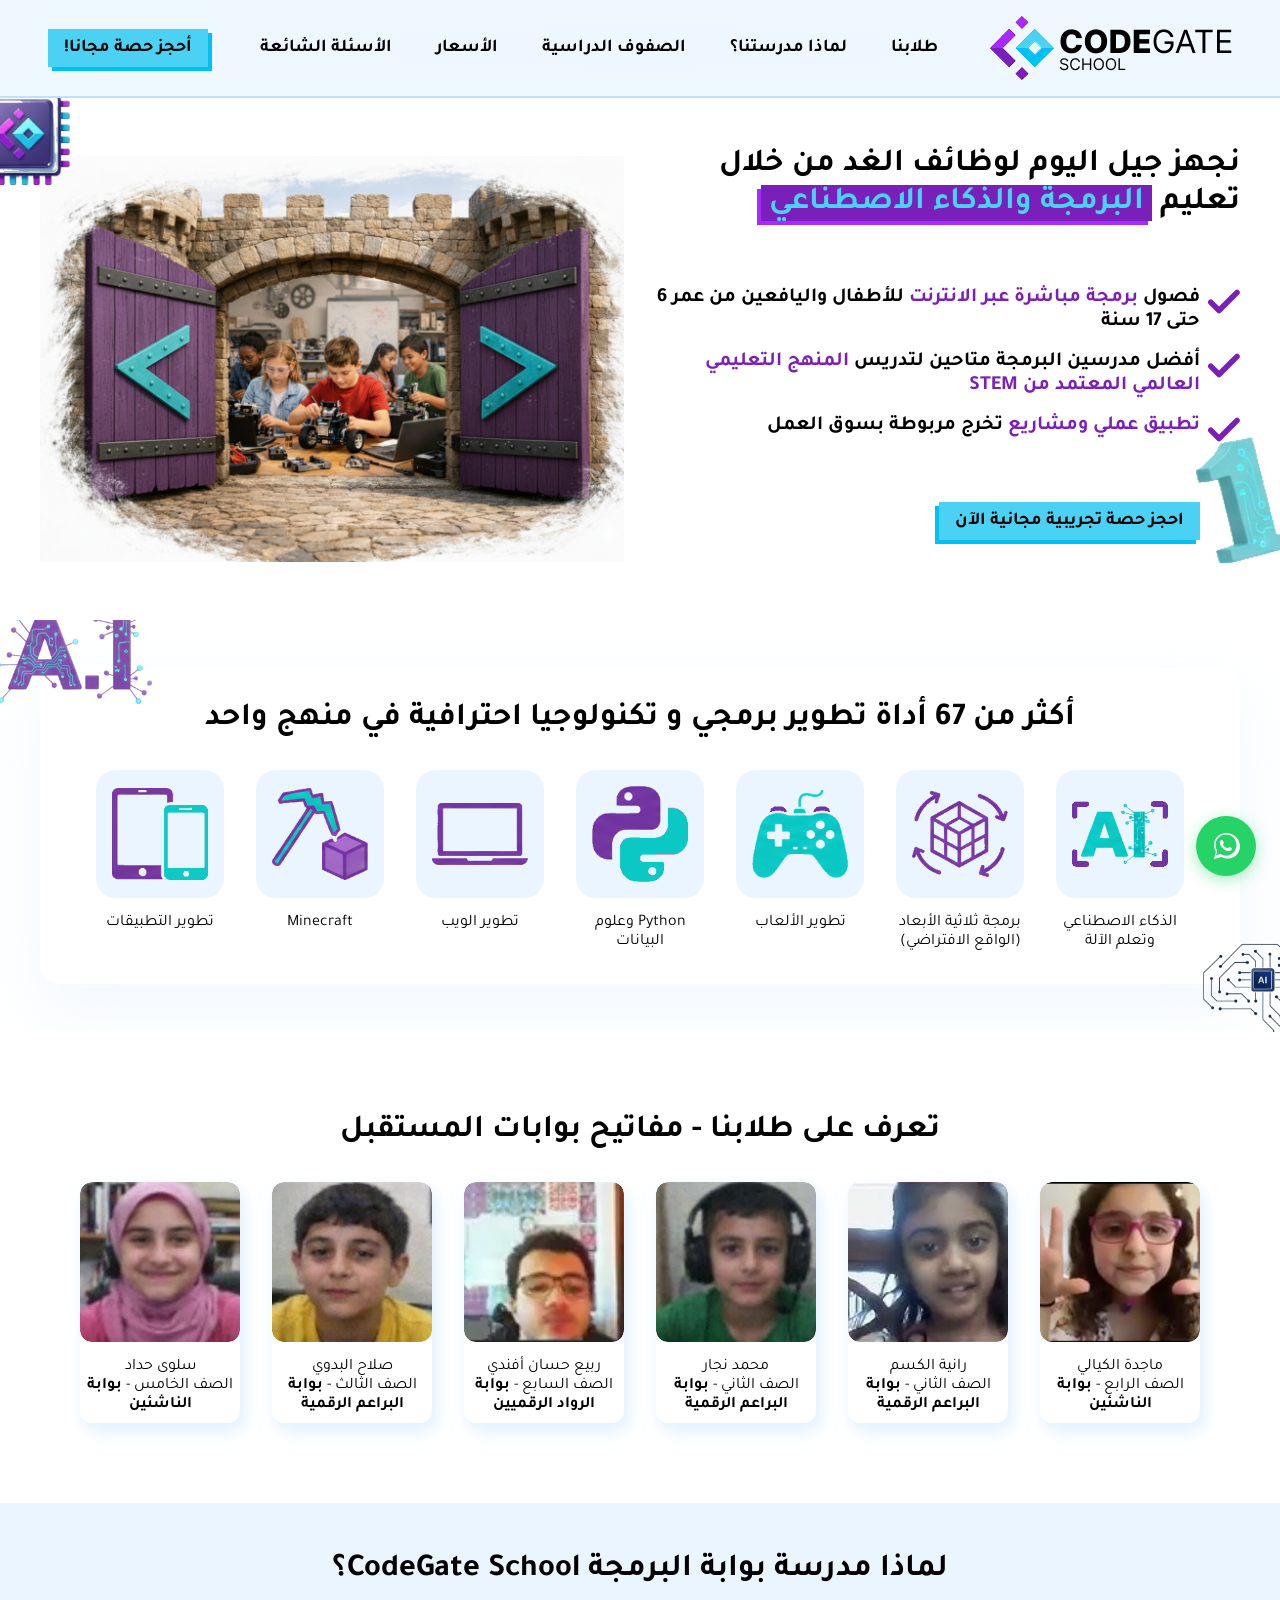
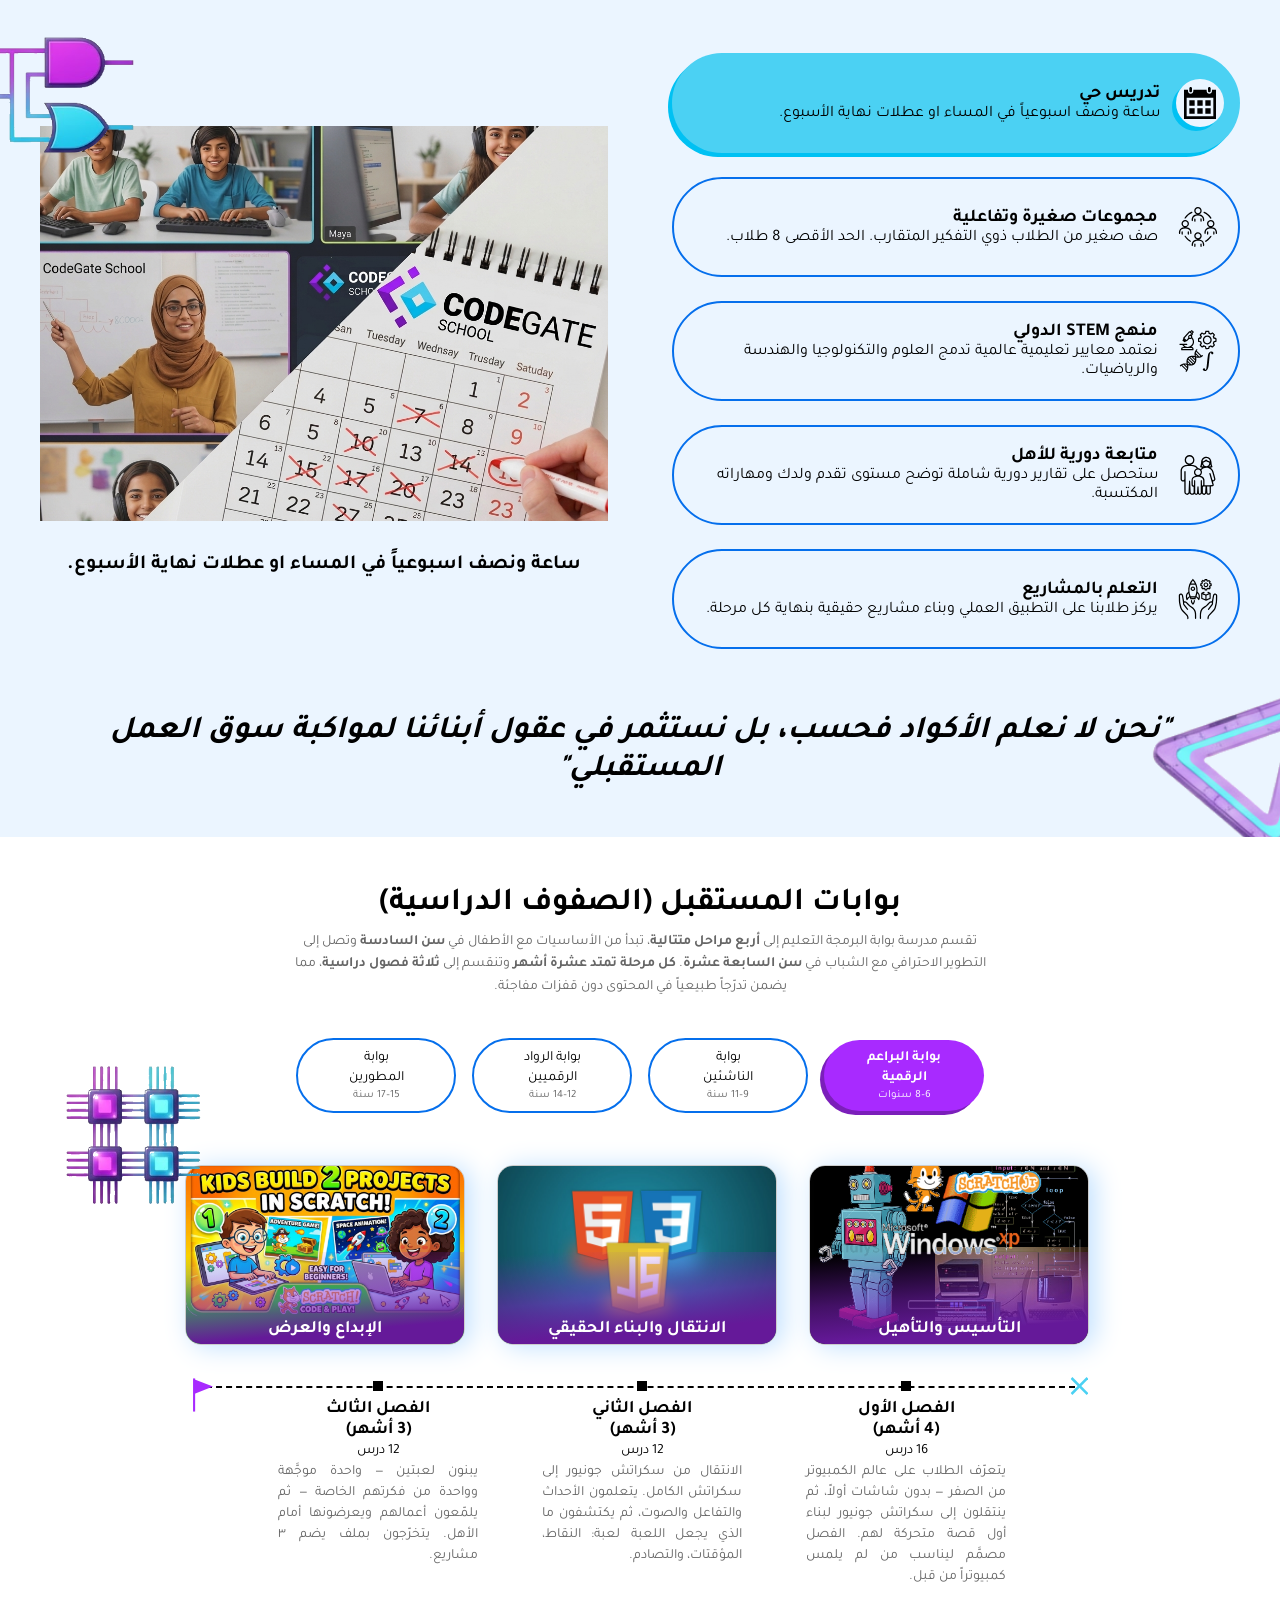
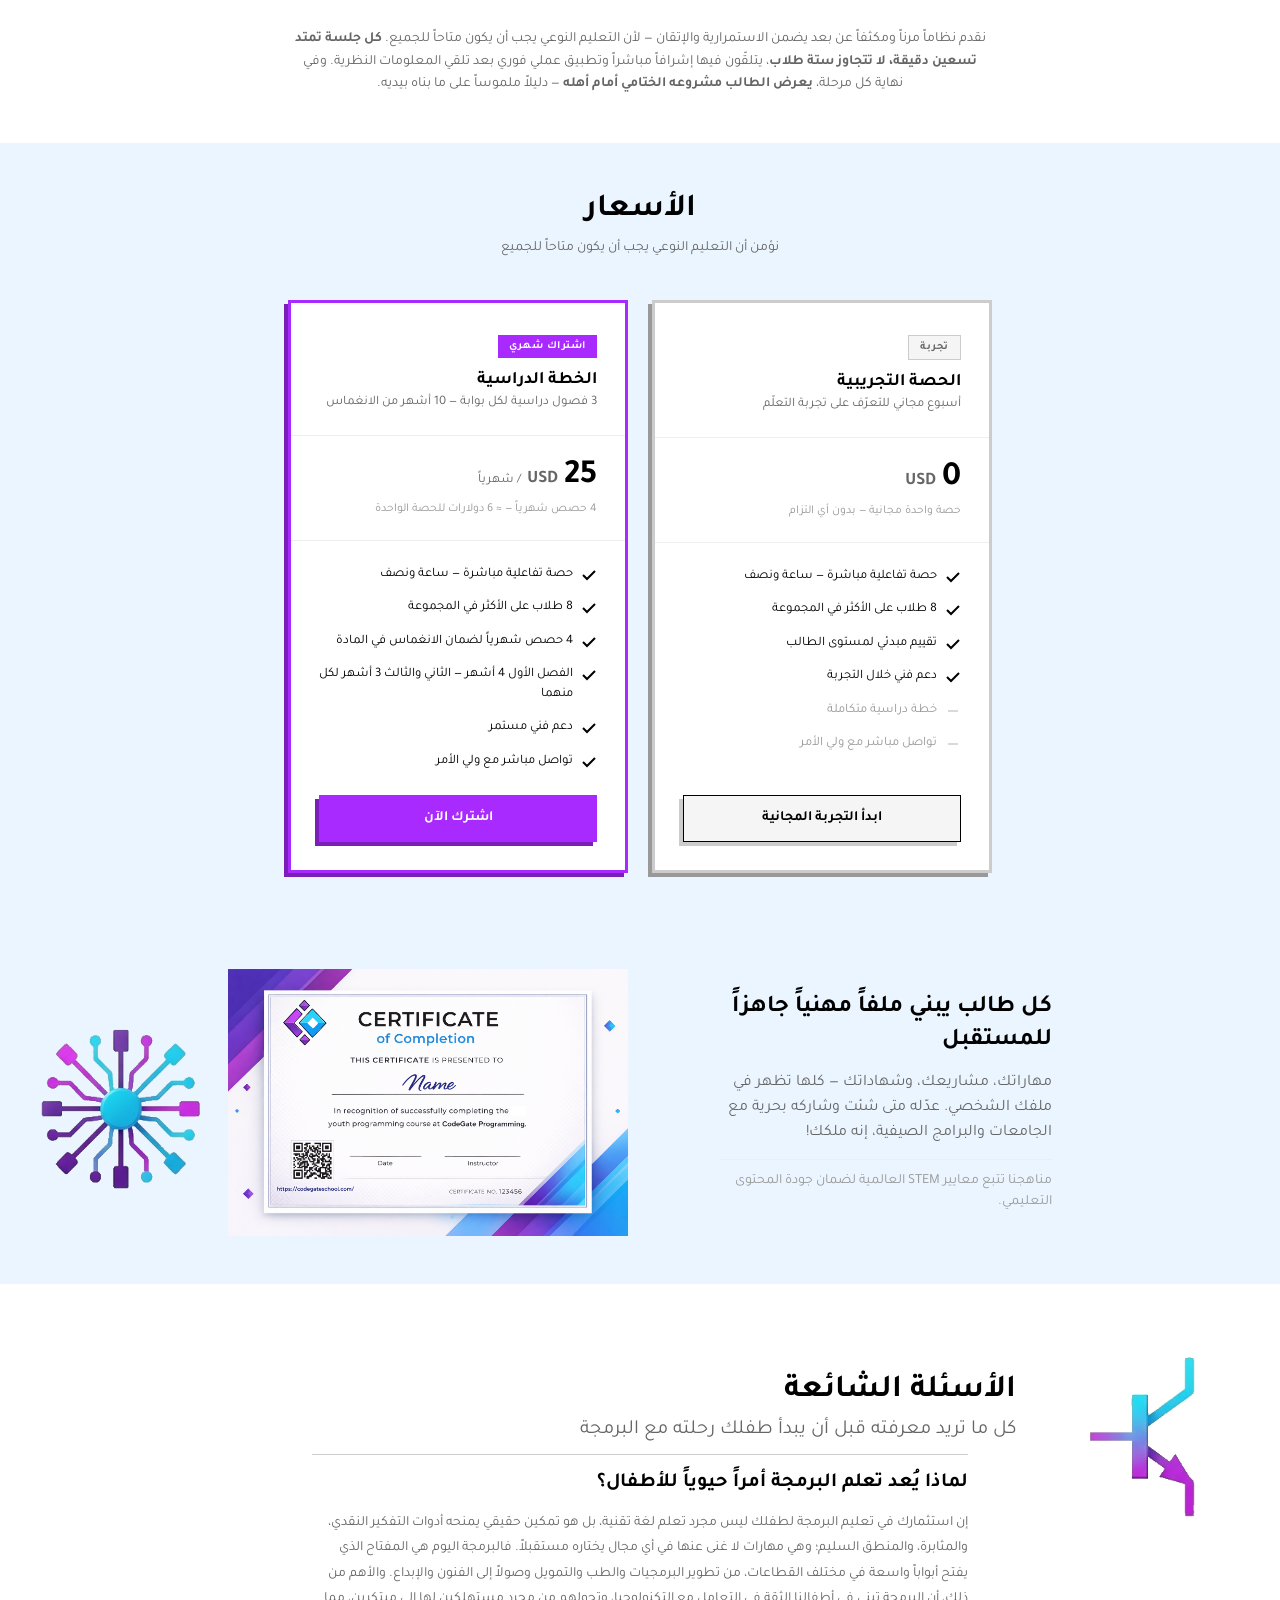
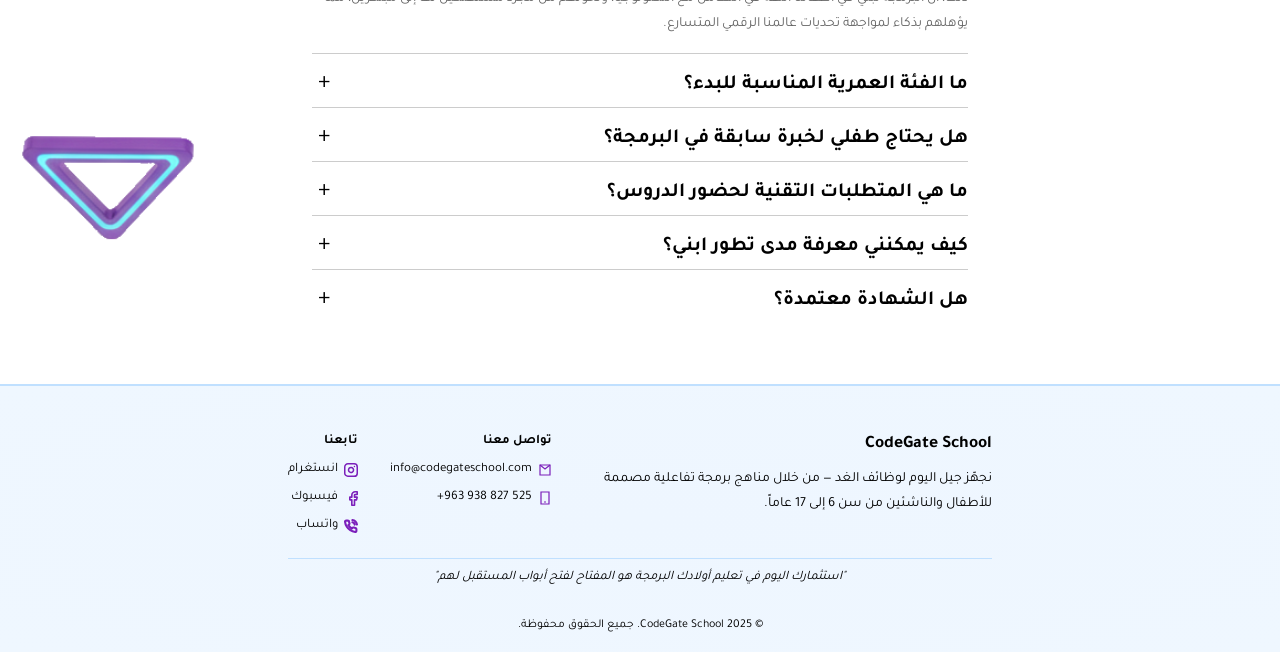
<file: index.html>
<!DOCTYPE html>
<html lang="ar" dir="rtl">

<head>
  <meta charset="UTF-8">
  <meta name="viewport" content="width=device-width, initial-scale=1.0">
  <title>مدرسة بوابة البرمجة | CodeGate School | تعليم البرمجة والذكاء الاصطناعي للأطفال أونلاين</title>
  <meta name="description" content="مدرسة CodeGate School تقدم فصول برمجة مباشرة عبر الإنترنت للأطفال من 6 إلى 17 سنة. تعلّم البرمجة، الذكاء الاصطناعي، تطوير الألعاب والويب بمنهج STEM العالمي المعتمد. احجز حصتك التجريبية المجانية الآن.">
  <meta name="keywords" content="تعليم البرمجة للأطفال, مدرسة برمجة أونلاين, كورس برمجة أطفال, ذكاء اصطناعي للأطفال, STEM عربي, CodeGate School, تعليم الكمبيوتر للأطفال, برمجة سكراتش, بايثون للأطفال, تطوير ألعاب">
  <meta name="robots" content="index, follow">
  <meta name="author" content="CodeGate School">
  <link rel="canonical" href="https://codegateschool.com/">

  <!-- Open Graph -->
  <meta property="og:type" content="website">
  <meta property="og:url" content="https://codegateschool.com/">
  <meta property="og:title" content="CodeGate School — تعليم البرمجة والذكاء الاصطناعي للأطفال أونلاين">
  <meta property="og:description" content="فصول برمجة مباشرة عبر الإنترنت للأطفال من 6 إلى 17 سنة بمنهج STEM المعتمد. احجز حصتك التجريبية المجانية.">
  <meta property="og:image" content="https://codegateschool.com/assets/hero-kids-robotics.png">
  <meta property="og:locale" content="ar_SY">
  <meta property="og:site_name" content="CodeGate School">

  <!-- Twitter Card -->
  <meta name="twitter:card" content="summary_large_image">
  <meta name="twitter:title" content="CodeGate School — تعليم البرمجة للأطفال أونلاين">
  <meta name="twitter:description" content="فصول برمجة مباشرة للأطفال من 6 إلى 17 سنة. منهج STEM معتمد. احجز مجاناً.">
  <meta name="twitter:image" content="https://codegateschool.com/assets/hero-kids-robotics.png">

  <link rel="icon" type="image/svg+xml" href="assets/favicon.svg">
  <link rel="preconnect" href="https://fonts.googleapis.com">
  <link rel="preconnect" href="https://fonts.gstatic.com" crossorigin>
  <link rel="stylesheet" href="https://fonts.googleapis.com/css2?family=Tajawal:wght@400;700&display=swap">
  <link rel="stylesheet" href="style.css">

  <script type="application/ld+json">
  {
    "@context": "https://schema.org",
    "@type": "EducationalOrganization",
    "name": "CodeGate School",
    "alternateName": "مدرسة بوابة البرمجة",
    "url": "https://codegateschool.com",
    "logo": "https://codegateschool.com/assets/favicon.svg",
    "description": "مدرسة برمجة أونلاين للأطفال من 6 إلى 17 سنة تقدم منهجاً متكاملاً في البرمجة والذكاء الاصطناعي وفق معايير STEM العالمية.",
    "contactPoint": {
      "@type": "ContactPoint",
      "telephone": "+963938827525",
      "contactType": "customer support",
      "availableLanguage": "Arabic"
    },
    "sameAs": [
      "https://www.instagram.com/codegateschool",
      "https://www.facebook.com/profile.php?id=61576527012411"
    ],
    "offers": {
      "@type": "Offer",
      "price": "0",
      "priceCurrency": "USD",
      "description": "حصة تجريبية مجانية"
    }
  }
  </script>
</head>

<body>

  <!-- HEADER -->
  <header class="header">
    <div class="header-inner">

      <!-- Logo -->
      <a href="#" class="logo" onclick="window.scrollTo({top: 0, behavior: 'smooth'}); return false;">
        <img src="assets/wide logo svg dark simple.png" alt="CodeGate School — مدرسة بوابة البرمجة" fetchpriority="high" decoding="async">
      </a>

      <!-- Nav Menu -->
      <nav class="nav-menu">
        <a href="#students">طلابنا</a>
        <a href="#why">لماذا مدرستنا؟</a>
        <a href="#journey" class="nav-journey-desktop">الصفوف الدراسية</a>
        <a href="#journey-mobile" class="nav-journey-mobile">الصفوف الدراسية</a>
        <a href="#pricing">الأسعار</a>
        <a href="#faq">الأسئلة الشائعة</a>
      </nav>

      <!-- CTA Button -->
      <a href="https://wa.me/963938827525" target="_blank" rel="noopener noreferrer" class="cta-btn">أحجز حصة مجانا!</a>

      <!-- Burger Menu (mobile only) -->
      <button class="burger" aria-label="فتح القائمة" aria-expanded="false" onclick="toggleMenu()">
        <span></span><span></span><span></span>
      </button>

    </div>

    <!-- Mobile Nav Overlay -->
    <nav class="mobile-nav" id="mobileNav">
      <a href="#students" onclick="closeMenu()">طلابنا</a>
      <a href="#why" onclick="closeMenu()">لماذا مدرستنا؟</a>
      <a href="#journey-mobile" onclick="closeMenu()">الصفوف الدراسية</a>
      <a href="#pricing" onclick="closeMenu()">الأسعار</a>
      <a href="#faq" onclick="closeMenu()">الأسئلة الشائعة</a>
    </nav>
  </header>

  <script>
    function toggleMenu() {
      const nav = document.getElementById('mobileNav');
      const burger = document.querySelector('.burger');
      const isOpen = nav.classList.toggle('open');
      burger.classList.toggle('open', isOpen);
      burger.setAttribute('aria-expanded', isOpen);
    }
    function closeMenu() {
      document.getElementById('mobileNav').classList.remove('open');
      const burger = document.querySelector('.burger');
      burger.classList.remove('open');
      burger.setAttribute('aria-expanded', 'false');
    }
  </script>

  <!-- HERO -->
  <section class="hero section-base">
    <div class="hero-inner">

      <!-- Heading -->
      <h1 class="hero-heading">
        نجهز جيل اليوم لوظائف الغد من خلال تعليم
        <span class="highlight">البرمجة والذكاء الاصطناعي</span>
      </h1>

      <!-- Text Content -->
      <div class="hero-text">
        <!-- Decorative (left) -->
        <div class="hero-decor-left">
          <img src="assets/hero-decor-1.png" alt="" class="decor-img" loading="lazy" decoding="async">
        </div>

        <div class="hero-bullets">
          <div class="bullet">
            <img class="check-icon" src="assets/tick.svg" alt="check" decoding="async">
            <p>
              فصول <span class="purple">برمجة مباشرة عبر الانترنت</span> للأطفال واليافعين من عمر 6 حتى 17 سنة
            </p>
          </div>
          <div class="bullet">
            <img class="check-icon" src="assets/tick.svg" alt="check" decoding="async">
            <p>
              أفضل مدرسين البرمجة متاحين لتدريس <span class="purple">المنهج التعليمي العالمي المعتمد من STEM</span>
            </p>
          </div>
          <div class="bullet">
            <img class="check-icon" src="assets/tick.svg" alt="check" decoding="async">
            <p>
              <span class="purple">تطبيق عملي ومشاريع</span> تخرج مربوطة بسوق العمل
            </p>
          </div>
        </div>

        <div class="hero-cta-wrap">
          <a href="https://wa.me/963938827525" target="_blank" rel="noopener noreferrer" class="hero-cta">احجز حصة تجريبية مجانية الآن</a>
        </div>
      </div>

      <!-- Image -->
      <div class="hero-image">
        <img src="assets/hero-kids-robotics.png" alt="Kids learning robotics and coding" fetchpriority="high" decoding="async">
      </div>

      <!-- Decorative elements -->
      <div class="hero-decor-right">
        <img src="assets/hero-decor-2.png" alt="" class="decor-img" loading="lazy" decoding="async">
      </div>
    </div>
  </section>

  <!-- TECHNOLOGIES -->
  <section class="technologies section-base" id="tech">
    <div class="width-capper">
      <div class="tech-card card-base">
        <h2>أكثر من 67 أداة تطوير برمجي و تكنولوجيا احترافية في منهج واحد</h2>
        <div class="tech-skills">
          <div class="tech-skill">
            <div class="tech-skill-icon">
              <img src="assets/course-ai.png" alt="AI" loading="lazy" decoding="async">
            </div>
            <p>الذكاء الاصطناعي وتعلم الآلة</p>
          </div>
          <div class="tech-skill">
            <div class="tech-skill-icon">
              <img src="assets/course-3d.png" alt="3D" loading="lazy" decoding="async">
            </div>
            <p>برمجة ثلاثية الأبعاد (الواقع الافتراضي)</p>
          </div>
          <div class="tech-skill">
            <div class="tech-skill-icon">
              <img src="assets/course-games.png" alt="Games" loading="lazy" decoding="async">
            </div>
            <p>تطوير الألعاب</p>
          </div>
          <div class="tech-skill">
            <div class="tech-skill-icon">
              <img src="assets/course-python.png" alt="Python" loading="lazy" decoding="async">
            </div>
            <p>Python وعلوم البيانات</p>
          </div>
          <div class="tech-skill">
            <div class="tech-skill-icon">
              <img src="assets/course-web.png" alt="Web" loading="lazy" decoding="async">
            </div>
            <p>تطوير الويب</p>
          </div>
          <div class="tech-skill">
            <div class="tech-skill-icon">
              <img src="assets/course-minecraft.png" alt="Minecraft" loading="lazy" decoding="async">
            </div>
            <p>Minecraft</p>
          </div>
          <div class="tech-skill">
            <div class="tech-skill-icon">
              <img src="assets/course-mobile.png" alt="Mobile" loading="lazy" decoding="async">
            </div>
            <p>تطوير التطبيقات</p>
          </div>
        </div>
      </div>

      <!-- Decorative elements -->
      <div class="tech-decor-left">
        <img src="assets/decor-3.png" alt="" class="decor-img" loading="lazy" decoding="async">
      </div>
      <div class="tech-decor-right">
        <img src="assets/decor-4.png" alt="" class="decor-img" loading="lazy" decoding="async">
      </div>
    </div>
  </section>

  <!-- STUDENTS -->
  <section class="students section-base" id="students">
    <div class="width-capper">
      <div class="students-card card-base">
        <h2>تعرف على طلابنا - مفاتيح بوابات المستقبل</h2>
        <div class="students-grid">
          <div class="student-item">
            <div class="student-photo">
              <img src="assets/teacher-majeda.png" alt="ماجدة الكيالي" loading="lazy" decoding="async">
            </div>
            <div class="student-info">
              <p>ماجدة الكيالي</p>
              <p>الصف الرابع - <strong>بوابة الناشئين</strong></p>
            </div>
          </div>
          <div class="student-item">
            <div class="student-photo">
              <img src="assets/teacher-rania.png" alt="رانية الكسم" loading="lazy" decoding="async">
            </div>
            <div class="student-info">
              <p>رانية الكسم</p>
              <p>الصف الثاني - <strong>بوابة البراعم الرقمية</strong></p>
            </div>
          </div>
          <div class="student-item">
            <div class="student-photo">
              <img src="assets/teacher-mohammad.png" alt="محمد نجار" loading="lazy" decoding="async">
            </div>
            <div class="student-info">
              <p>محمد نجار</p>
              <p>الصف الثاني - <strong>بوابة البراعم الرقمية</strong></p>
            </div>
          </div>
          <div class="student-item">
            <div class="student-photo">
              <img src="assets/teacher-rabi.png" alt="ربيع حسان أفندي" loading="lazy" decoding="async">
            </div>
            <div class="student-info">
              <p>ربيع حسان أفندي</p>
              <p>الصف السابع - <strong>بوابة الرواد الرقميين</strong></p>
            </div>
          </div>
          <div class="student-item">
            <div class="student-photo">
              <img src="assets/teacher-salah.png" alt="صلاح البدوي" loading="lazy" decoding="async">
            </div>
            <div class="student-info">
              <p>صلاح البدوي</p>
              <p>الصف الثالث - <strong>بوابة البراعم الرقمية</strong></p>
            </div>
          </div>
          <div class="student-item">
            <div class="student-photo">
              <img src="assets/teacher-salwa.png" alt="سلوى حداد" loading="lazy" decoding="async">
            </div>
            <div class="student-info">
              <p>سلوى حداد</p>
              <p>الصف الخامس - <strong>بوابة الناشئين</strong></p>
            </div>
          </div>
        </div>
      </div>
    </div>
  </section>

  <script>
    (function () {
      function setupInfiniteScroll(container) {
        if (!container) return;
        var items = Array.from(container.children);
        for (var c = 0; c < 2; c++) {
          items.forEach(function (item) {
            container.appendChild(item.cloneNode(true));
          });
        }

        var gap = parseFloat(getComputedStyle(container).gap) || 0;
        var originalWidth = 0;
        items.forEach(function (item) {
          originalWidth += item.offsetWidth + gap;
        });

        container.addEventListener('scroll', function () {
          var sl = Math.abs(container.scrollLeft);
          if (sl >= originalWidth * 2) {
            container.scrollLeft = container.scrollLeft > 0
              ? container.scrollLeft - originalWidth
              : container.scrollLeft + originalWidth;
          } else if (sl < 1) {
            container.scrollLeft = container.scrollLeft > 0
              ? container.scrollLeft + originalWidth
              : container.scrollLeft - originalWidth;
          }
        });

        if (container.scrollLeft === 0) {
          container.scrollLeft = document.documentElement.dir === 'rtl' ? -originalWidth : originalWidth;
        }

        setupAutoScroll(container);
      }

      function setupAutoScroll(container) {
        var SPEED = 0.5; // px per frame
        var PAUSE_MS = 5000;
        var direction = -1; // -1 = RTL natural direction (scroll left in RTL)
        var paused = false;
        var visible = false;
        var resumeTimer = null;
        var raf = null;
        var lastScrollLeft = container.scrollLeft;

        function step() {
          if (!paused && visible) {
            container.scrollLeft += SPEED * direction;
          }
          raf = requestAnimationFrame(step);
        }

        if ('IntersectionObserver' in window) {
          var io = new IntersectionObserver(function (entries) {
            entries.forEach(function (entry) {
              visible = entry.isIntersecting;
              if (visible) lastScrollLeft = container.scrollLeft;
            });
          }, { threshold: 0.2 });
          io.observe(container);
        } else {
          visible = true;
        }

        function onUserScroll() {
          // Detect if scroll changed from our animation (user-driven)
          var delta = container.scrollLeft - lastScrollLeft;
          // If delta differs from what we'd set, user scrolled
          if (Math.abs(delta) > SPEED * 3) {
            paused = true;
            if (resumeTimer) clearTimeout(resumeTimer);
            resumeTimer = setTimeout(function () {
              // Resume in the direction the user was scrolling
              if (delta !== 0) direction = delta < 0 ? -1 : 1;
              paused = false;
            }, PAUSE_MS);
          }
          lastScrollLeft = container.scrollLeft;
        }

        container.addEventListener('scroll', onUserScroll, { passive: true });
        container.addEventListener('touchstart', function () {
          paused = true;
          if (resumeTimer) clearTimeout(resumeTimer);
        }, { passive: true });
        container.addEventListener('touchend', function () {
          if (resumeTimer) clearTimeout(resumeTimer);
          resumeTimer = setTimeout(function () { paused = false; }, PAUSE_MS);
        }, { passive: true });

        lastScrollLeft = container.scrollLeft;
        raf = requestAnimationFrame(step);
      }

      var mq = window.matchMedia('(max-width: 768px)');
      if (mq.matches) {
        var techSkills = document.querySelector('.tech-skills');
        var studentsGrid = document.querySelector('.students-grid');
        setupInfiniteScroll(techSkills);
        setupInfiniteScroll(studentsGrid);
      }
    })();
  </script>

  <!-- WHY CODEGATE -->
  <section class="why-section section-base" id="why">
    <h2>لماذا مدرسة بوابة البرمجة CodeGate School؟</h2>
    <div class="width-capper why-inner">

      <!-- Features side (FIRST in HTML = visual RIGHT in RTL) -->
      <div class="why-features">
        <div class="why-feature cyan" data-img="assets/why1.png">
          <div class="why-feature-icon special">
            <img src="assets/icon-calendar.svg" alt="calendar" loading="lazy" decoding="async">
          </div>
          <div class="why-feature-text">
            <span class="title">تدريس حي</span>
            <span class="desc">ساعة ونصف اسبوعياً في المساء او عطلات نهاية الأسبوع.</span>
          </div>
        </div>
        <div class="why-mobile-img open"><img src="assets/why1.png" alt="" loading="lazy" decoding="async"></div>

        <div class="why-feature" data-img="assets/why2.png">
          <div class="why-feature-icon">
            <img src="assets/SVG/why2.svg" alt="why 2" loading="lazy" decoding="async">
          </div>
          <div class="why-feature-text">
            <span class="title">مجموعات صغيرة وتفاعلية</span>
            <span class="desc">صف صغير من الطلاب ذوي التفكير المتقارب. الحد الأقصى 8 طلاب.</span>
          </div>
        </div>
        <div class="why-mobile-img"><img src="assets/why2.png" alt="" loading="lazy" decoding="async"></div>

        <div class="why-feature" data-img="assets/why-stem.png">
          <div class="why-feature-icon">
            <img src="assets/SVG/why3.svg" alt="why 3" loading="lazy" decoding="async">
          </div>
          <div class="why-feature-text">
            <span class="title">منهج STEM الدولي</span>
            <span class="desc">نعتمد معايير تعليمية عالمية تدمج العلوم والتكنولوجيا والهندسة والرياضيات.</span>
          </div>
        </div>
        <div class="why-mobile-img"><img src="assets/why-stem.png" alt="" loading="lazy" decoding="async"></div>

        <div class="why-feature" data-img="assets/why4.png">
          <div class="why-feature-icon">
            <img src="assets/SVG/why4.svg" alt="why 4" loading="lazy" decoding="async">
          </div>
          <div class="why-feature-text">
            <span class="title">متابعة دورية للأهل</span>
            <span class="desc">ستحصل على تقارير دورية شاملة توضح مستوى تقدم ولدك ومهاراته المكتسبة.</span>
          </div>
        </div>
        <div class="why-mobile-img"><img src="assets/why4.png" alt="" loading="lazy" decoding="async"></div>

        <div class="why-feature" data-img="assets/why-projects.png">
          <div class="why-feature-icon">
            <img src="assets/SVG/why5.svg" alt="why 5" loading="lazy" decoding="async">
          </div>
          <div class="why-feature-text">
            <span class="title">التعلم بالمشاريع</span>
            <span class="desc">يركز طلابنا على التطبيق العملي وبناء مشاريع حقيقية بنهاية كل مرحلة.</span>
          </div>
        </div>
        <div class="why-mobile-img"><img src="assets/why-projects.png" alt="" loading="lazy" decoding="async"></div>
      </div>

      <!-- Image side (SECOND in HTML = visual LEFT in RTL) -->
      <div class="why-image">
        <img src="assets/why1.png" alt="Kids learning coding" loading="lazy" decoding="async">
        <p>ساعة ونصف اسبوعياً في المساء او عطلات نهاية الأسبوع.</p>
      </div>

    </div>

    <p class="why-quote">"نحن لا نعلم الأكواد فحسب، بل نستثمر في عقول أبنائنا لمواكبة سوق العمل المستقبلي"</p>

    <!-- Decorative elements — anchored to width capper -->
    <div class="width-capper why-decor-wrapper">
      <div class="why-decor-left">
        <img src="assets/decor-5.png" alt="" class="decor-img" loading="lazy" decoding="async">
      </div>
      <div class="why-decor-right">
        <img src="assets/decor-6.png" alt="" class="decor-img" loading="lazy" decoding="async">
      </div>
    </div>
  </section>

  <!-- JOURNEY DESKTOP -->
  <section class="journey journey-desktop section-base" id="journey">
    <div class="pricing-header">
      <h2>بوابات المستقبل (الصفوف الدراسية)</h2>
      <p>تقسم مدرسة بوابة البرمجة التعليم إلى <strong>أربع مراحل متتالية</strong>، تبدأ من الأساسيات مع الأطفال في
        <strong>سن السادسة</strong> وتصل إلى التطوير الاحترافي مع الشباب في <strong>سن السابعة عشرة</strong>. <strong>كل
          مرحلة تمتد عشرة أشهر</strong> وتنقسم إلى <strong>ثلاثة فصول دراسية</strong>، مما يضمن تدرّجاً طبيعياً في
        المحتوى دون قفزات مفاجئة.
      </p>
    </div>
    <div class="width-capper">
      <div class="journey-card">
        <div class="journey-inner">

          <!-- Tabs -->
          <div class="journey-tabs">
            <div class="journey-tab tab-base active" data-level="0">
              <span class="tab-name">بوابة البراعم<br>الرقمية</span>
              <span class="tab-age">6–8 سنوات</span>
            </div>
            <div class="journey-tab tab-base" data-level="1">
              <span class="tab-name">بوابة<br>الناشئين</span>
              <span class="tab-age">9–11 سنة</span>
            </div>
            <div class="journey-tab tab-base" data-level="2">
              <span class="tab-name">بوابة الرواد<br>الرقميين</span>
              <span class="tab-age">12–14 سنة</span>
            </div>
            <div class="journey-tab tab-base" data-level="3">
              <span class="tab-name">بوابة<br>المطورين</span>
              <span class="tab-age">15–17 سنة</span>
            </div>
          </div>

          <!-- Course Cards Row -->
          <div class="journey-courses">
            <div class="journey-arrow">
              <img src="assets/x.svg" alt="" style="width: 22px; height: 32px;" loading="lazy" decoding="async">
            </div>
            <div class="journey-course">
              <img id="dc-img-0" src="" alt="">
              <div class="journey-course-label">
                <p id="dc-label-0"></p>
              </div>
            </div>
            <div class="journey-course">
              <img id="dc-img-1" src="" alt="">
              <div class="journey-course-label">
                <p id="dc-label-1"></p>
              </div>
            </div>
            <div class="journey-course">
              <img id="dc-img-2" src="" alt="">
              <div class="journey-course-label">
                <p id="dc-label-2"></p>
              </div>
            </div>
            <div class="journey-arrow">
              <img src="assets/flag.svg" alt="" style="width: 16px; height: 16px;" loading="lazy" decoding="async">
            </div>
          </div>

          <!-- Timeline -->
          <div class="journey-timeline">
            <div class="journey-dashed-line"></div>
            <div class="journey-timeline-arrow">
              <img src="assets/x.svg" alt="" style="width: 18px; height: 18px;" loading="lazy" decoding="async">
            </div>
            <div class="journey-milestone">
              <div class="journey-milestone-dot"></div>
              <div class="journey-milestone-info">
                <span class="month" id="dt-title-0"></span>
                <span class="classes" id="dt-classes-0"></span>
                <p class="milestone-desc" id="dt-desc-0"></p>
              </div>
            </div>
            <div class="journey-milestone">
              <div class="journey-milestone-dot"></div>
              <div class="journey-milestone-info">
                <span class="month" id="dt-title-1"></span>
                <span class="classes" id="dt-classes-1"></span>
                <p class="milestone-desc" id="dt-desc-1"></p>
              </div>
            </div>
            <div class="journey-milestone">
              <div class="journey-milestone-dot"></div>
              <div class="journey-milestone-info">
                <span class="month" id="dt-title-2"></span>
                <span class="classes" id="dt-classes-2"></span>
                <p class="milestone-desc" id="dt-desc-2"></p>
              </div>
            </div>
            <div class="journey-timeline-arrow">
              <img src="assets/flag.svg" alt="" style="width: 22px; height: 36px;" loading="lazy" decoding="async">
            </div>
          </div>

        </div>

        <!-- Decor -->
        <div class="journey-decor">
          <img src="assets/section-promo.png" alt="" class="decor-img" loading="lazy" decoding="async">
        </div>

      </div>
    </div>
    <div class="pricing-header">
      <p>نقدم نظاماً مرناً ومكثفاً عن بعد يضمن الاستمرارية والإتقان — لأن التعليم النوعي يجب أن يكون متاحاً للجميع. <strong>كل جلسة تمتد تسعين دقيقة، لا تتجاوز ستة طلاب</strong>، يتلقّون فيها إشرافاً مباشراً وتطبيق عملي فوري بعد تلقي المعلومات النظرية. وفي نهاية كل مرحلة، <strong>يعرض الطالب مشروعه الختامي أمام أهله</strong> — دليلاً ملموساً على ما بناه بيديه.</p>
    </div>
  </section>

  <!-- JOURNEY MOBILE VERSION -->
  <section class="journey journey-mobile section-base" id="journey-mobile">
    <div class="pricing-header">
      <h2>بوابات المستقبل (الصفوف الدراسية)</h2>
      <p>تقسم مدرسة بوابة البرمجة التعليم إلى <strong>أربع مراحل متتالية</strong>، تبدأ من الأساسيات مع الأطفال في
        <strong>سن السادسة</strong> وتصل إلى التطوير الاحترافي مع الشباب في <strong>سن السابعة عشرة</strong>. <strong>كل
          مرحلة تمتد عشرة أشهر</strong> وتنقسم إلى <strong>ثلاثة فصول دراسية</strong>، مما يضمن تدرّجاً طبيعياً في
        المحتوى دون قفزات مفاجئة.
      </p>
    </div>

    <!-- Scrollable tabs -->
    <div class="jm-tabs-wrap">
      <div class="jm-tabs">
        <div class="jm-tab tab-base active" data-level="0">
          <span class="jm-tab-name">بوابة البراعم<br>الرقمية</span>
          <span class="jm-tab-age">6–8 سنوات</span>
        </div>
        <div class="jm-tab tab-base" data-level="1">
          <span class="jm-tab-name">بوابة<br>الناشئين</span>
          <span class="jm-tab-age">9–11 سنة</span>
        </div>
        <div class="jm-tab tab-base" data-level="2">
          <span class="jm-tab-name">بوابة الرواد<br>الرقميين</span>
          <span class="jm-tab-age">12–14 سنة</span>
        </div>
        <div class="jm-tab tab-base" data-level="3">
          <span class="jm-tab-name">بوابة<br>المطورين</span>
          <span class="jm-tab-age">15–17 سنة</span>
        </div>
      </div>
    </div>

    <!-- Timeline body -->
    <div class="jm-body">
      <div class="jm-flag-row">
        <div class="jm-x-spacer"></div>
        <div class="jm-flag-col">
          <img src="assets/x.svg" alt="" style="width: 18px; height: 18px;" loading="lazy" decoding="async">
        </div>
        <div class="jm-card-spacer"></div>
      </div>
      <div class="jm-row">
        <div class="jm-info">
          <span class="jm-duration" id="jm-title-0"></span>
          <span class="jm-classes" id="jm-classes-0"></span>
          <p class="jm-desc" id="jm-desc-0"></p>
        </div>
        <div class="jm-dot-col"><div class="jm-dot"></div></div>
        <div class="jm-course">
          <img id="jm-img-0" src="" alt="">
          <div class="jm-course-label"><p id="jm-label-0"></p></div>
        </div>
      </div>
      <div class="jm-row">
        <div class="jm-info">
          <span class="jm-duration" id="jm-title-1"></span>
          <span class="jm-classes" id="jm-classes-1"></span>
          <p class="jm-desc" id="jm-desc-1"></p>
        </div>
        <div class="jm-dot-col"><div class="jm-dot"></div></div>
        <div class="jm-course">
          <img id="jm-img-1" src="" alt="">
          <div class="jm-course-label"><p id="jm-label-1"></p></div>
        </div>
      </div>
      <div class="jm-row">
        <div class="jm-info">
          <span class="jm-duration" id="jm-title-2"></span>
          <span class="jm-classes" id="jm-classes-2"></span>
          <p class="jm-desc" id="jm-desc-2"></p>
        </div>
        <div class="jm-dot-col"><div class="jm-dot"></div></div>
        <div class="jm-course">
          <img id="jm-img-2" src="" alt="">
          <div class="jm-course-label"><p id="jm-label-2"></p></div>
        </div>
      </div>
      <div class="jm-flag-row">
        <div class="jm-flag-spacer"></div>
        <div class="jm-flag-col">
          <img src="assets/flag.svg" alt="" loading="lazy" decoding="async">
        </div>
        <div class="jm-card-spacer"></div>
      </div>
    </div>

    <div class="pricing-header">
      <p>نقدم نظاماً مرناً ومكثفاً عن بعد يضمن الاستمرارية والإتقان — لأن التعليم النوعي يجب أن يكون متاحاً للجميع. <strong>كل جلسة تمتد تسعين دقيقة، لا تتجاوز ستة طلاب</strong>، يتلقّون فيها إشرافاً مباشراً وتطبيق عملي فوري بعد تلقي المعلومات النظرية. وفي نهاية كل مرحلة، <strong>يعرض الطالب مشروعه الختامي أمام أهله</strong> — دليلاً ملموساً على ما بناه بيديه.</p>
    </div>
  </section>

  <script>
  (function () {
    var LEVELS = [
      {
        semesters: [
          {
            img: 'assets/semesters/semester-1.png',
            label: 'التأسيس والتأهيل',
            title: 'الفصل الأول<br>(4 أشهر)',
            classes: '16 درس',
            desc: 'يتعرّف الطلاب على عالم الكمبيوتر من الصفر — بدون شاشات أولاً، ثم ينتقلون إلى سكراتش جونيور لبناء أول قصة متحركة لهم. الفصل مصمَّم ليناسب من لم يلمس كمبيوتراً من قبل.'
          },
          {
            img: 'assets/semesters/semester-2.png',
            label: 'الانتقال والبناء الحقيقي',
            title: 'الفصل الثاني<br>(3 أشهر)',
            classes: '12 درس',
            desc: 'الانتقال من سكراتش جونيور إلى سكراتش الكامل. يتعلمون الأحداث والتفاعل والصوت، ثم يكتشفون ما الذي يجعل اللعبة لعبة: النقاط، المؤقتات، والتصادم.'
          },
          {
            img: 'assets/semesters/semester-3.png',
            label: 'الإبداع والعرض',
            title: 'الفصل الثالث<br>(3 أشهر)',
            classes: '12 درس',
            desc: 'يبنون لعبتين — واحدة موجَّهة وواحدة من فكرتهم الخاصة — ثم يلمّعون أعمالهم ويعرضونها أمام الأهل. يتخرّجون بملف يضم ٣ مشاريع.'
          }
        ]
      },
      {
        semesters: [
          {
            img: 'assets/semesters/semester-4.png',
            label: 'التأسيس والتأهيل',
            title: 'الفصل الأول<br>(4 أشهر)',
            classes: '16 درس',
            desc: 'سواء قادمين من المستوى الأول أو منضمّين لأول مرة، الجميع يصل لنفس المستوى في سكراتش: متغيرات، منطق شرطي، استنساخ، وتصميم ألعاب. الفصل ينتهي بلعبة سكراتش بجودة العرض.'
          },
          {
            img: 'assets/semesters/semester-5.png',
            label: 'الويب',
            title: 'الفصل الثاني<br>(3 أشهر)',
            classes: '12 درس',
            desc: 'الانتقال من الأوامر المرئية إلى الكود الحقيقي. يبنون موقعاً شخصياً بـ HTML و CSS، يضيفون التفاعل بجافاسكريبت، ثم يصنعون لعبة على المتصفح يشاركون رابطها مع أصدقائهم.'
          },
          {
            img: 'assets/semesters/semester-6.png',
            label: 'بايثون والمشروع الختامي',
            title: 'الفصل الثالث<br>(3 أشهر)',
            classes: '12 درس',
            desc: 'أول تجربة مع البرمجة النصية. يتعلمون بايثون من الصفر، يبنون ألعاباً نصية، ثم يختارون مشروعاً ختامياً (ويب أو بايثون) يقدمونه أمام الأهل للحصول على شهادة المستوى الثالث.'
          }
        ]
      },
      {
        semesters: [
          {
            img: 'assets/semesters/semester-7.jpg',
            label: 'التأسيس والتأهيل',
            title: 'الفصل الأول<br>(4 أشهر)',
            classes: '16 درس',
            desc: 'يتعرّفون على محرّك يونتي ثنائي الأبعاد ولغة C# معاً من اليوم الأول — لا فصل بينهما. يبدؤون بتحريك شخصية، ثم يضيفون التصادم والنقاط والأرواح، حتى ينتهون بلعبة متكاملة.'
          },
          {
            img: 'assets/semesters/semester-8.png',
            label: 'بناء أعمق',
            title: 'الفصل الثاني<br>(3 أشهر)',
            classes: '12 درس',
            desc: 'الفيزياء، الحركة، المراحل المتعددة، والصعوبة المتزايدة. يبنون لعبة منصات كاملة من ٣ مراحل، ويبدؤون باستخدام ذكاء كلود الاصطناعي كأداة لإصلاح الأخطاء وحل المشكلات.'
          },
          {
            img: 'assets/semesters/semester-9.jpg',
            label: 'مشروع مستقل وعرض',
            title: 'الفصل الثالث<br>(3 أشهر)',
            classes: '12 درس',
            desc: 'يختارون فكرة لعبة، يكتبون وثيقة تصميم، يبنون نموذجاً أولياً، ثم يطوّرون اللعبة كاملة مع اختبار أسبوعي من الزملاء. يتخرّجون بلعبة مصدَّرة وملف من ٣ مشاريع.'
          }
        ]
      },
      {
        semesters: [
          {
            img: 'assets/semesters/semester-10.png',
            label: 'التأسيس والتأهيل',
            title: 'الفصل الأول<br>(4 أشهر)',
            classes: '16 درس',
            desc: 'جافاسكريبت بعمق ثم ريآكت. يبنون مكوّنات تفاعلية، تطبيقات متعددة الصفحات ببيانات حقيقية، ثم ينشرون أول تطبيق ويب لهم على رابط حي.'
          },
          {
            img: 'assets/semesters/semester-11.png',
            label: 'بناء مشاريع حقيقية مع الذكاء الاصطناعي',
            title: 'الفصل الثاني<br>(3 أشهر)',
            classes: '12 درس',
            desc: 'يبنون تطبيقات حقيقية مع كلود كشريك تطوير يومي — لتوليد المكوّنات، إصلاح الأخطاء، مراجعة الكود. ينتهون بتطبيقين ويب منشورين.'
          },
          {
            img: 'assets/semesters/semester-12.png',
            label: 'تذوّق أندرويد والمشروع الختامي',
            title: 'الفصل الثالث<br>(3 أشهر)',
            classes: '12 درس',
            desc: 'شهر واحد مكثّف في أندرويد (كوتلن + أندرويد ستوديو) يكفي لبناء تطبيق بسيط على هاتف حقيقي. ثم مشروع ختامي يختارونه (ويب أو موبايل) ينتهي بنشره وعرضه أمام الأهل والضيوف مع شهادة إتمام البرنامج.'
          }
        ]
      }
    ];

    function renderJourney(levelIdx) {
      var sems = LEVELS[levelIdx].semesters;
      for (var i = 0; i < 3; i++) {
        var s = sems[i];
        // Desktop
        document.getElementById('dc-img-' + i).src = s.img;
        document.getElementById('dc-label-' + i).textContent = s.label;
        document.getElementById('dt-title-' + i).innerHTML = s.title;
        document.getElementById('dt-classes-' + i).textContent = s.classes;
        document.getElementById('dt-desc-' + i).textContent = s.desc;
        // Mobile
        document.getElementById('jm-img-' + i).src = s.img;
        document.getElementById('jm-label-' + i).textContent = s.label;
        document.getElementById('jm-title-' + i).innerHTML = s.title;
        document.getElementById('jm-classes-' + i).textContent = s.classes;
        document.getElementById('jm-desc-' + i).textContent = s.desc;
      }
    }

    function activateLevel(levelIdx) {
      document.querySelectorAll('.journey-tab, .jm-tab').forEach(function (t) {
        t.classList.toggle('active', parseInt(t.dataset.level) === levelIdx);
      });
      renderJourney(levelIdx);
    }

    var userStopped = false;
    var cycleTimer = null;
    var currentLevel = 0;

    document.querySelectorAll('.journey-tab, .jm-tab').forEach(function (tab) {
      tab.style.cursor = 'pointer';
      tab.addEventListener('click', function () {
        userStopped = true;
        if (cycleTimer) { clearInterval(cycleTimer); cycleTimer = null; }
        currentLevel = parseInt(tab.dataset.level);
        activateLevel(currentLevel);
      });
    });

    function startCycle() {
      if (userStopped || cycleTimer) return;
      cycleTimer = setInterval(function () {
        currentLevel = (currentLevel + 1) % LEVELS.length;
        activateLevel(currentLevel);
      }, 4000);
    }
    function stopCycle() {
      if (cycleTimer) { clearInterval(cycleTimer); cycleTimer = null; }
    }

    if ('IntersectionObserver' in window) {
      var sections = document.querySelectorAll('.journey-desktop, .journey-mobile');
      var io = new IntersectionObserver(function (entries) {
        var anyVisible = entries.some(function (e) { return e.isIntersecting; })
          || Array.from(sections).some(function (s) {
            var r = s.getBoundingClientRect();
            return r.bottom > 0 && r.top < window.innerHeight;
          });
        if (anyVisible) startCycle();
        else stopCycle();
      }, { threshold: 0.2 });
      sections.forEach(function (s) { io.observe(s); });
    } else {
      startCycle();
    }

    // Init
    activateLevel(0);
  })();
  </script>

  <script>
    (function () {
      var features = document.querySelectorAll('.why-feature');
      var mobileImgs = document.querySelectorAll('.why-mobile-img');
      var whyImg = document.querySelector('.why-image img');
      var whyDesc = document.querySelector('.why-image p');
      var current = 0;
      var timer = null;
      var userInteracted = false;

      // Preload all tab images
      features.forEach(function (f) {
        var img = new Image();
        img.src = f.dataset.img;
      });

      function activate(index) {
        features.forEach(function (f) { f.classList.remove('cyan'); });
        mobileImgs.forEach(function (m) { m.classList.remove('open'); });
        features[index].classList.add('cyan');
        mobileImgs[index].classList.add('open');
        var newSrc = features[index].dataset.img;
        var newDesc = features[index].querySelector('.desc').textContent;
        whyImg.style.opacity = '0';
        setTimeout(function () {
          whyImg.src = newSrc;
          whyDesc.textContent = newDesc;
          whyImg.style.opacity = '1';
        }, 300);
        current = index;
      }

      function next() {
        activate((current + 1) % features.length);
      }

      function startCycle() {
        stopCycle();
        timer = setInterval(next, 3000);
      }

      function stopCycle() {
        if (timer) { clearInterval(timer); timer = null; }
      }

      // Click stops auto-cycle
      features.forEach(function (btn, i) {
        btn.addEventListener('click', function () {
          userInteracted = true;
          stopCycle();
          activate(i);
        });
      });

      startCycle();
    })();
  </script>

  <!-- PRICING -->
  <section class="pricing section-base" id="pricing">
    <div class="pricing-header">
      <h2>الأسعار</h2>
      <p>نؤمن أن التعليم النوعي يجب أن يكون متاحاً للجميع

      </p>
    </div>
    <div class="pricing-cards">
      <!-- Trial Plan -->
      <div class="pricing-card secondary">
        <div class="pricing-card-header">
          <span class="pricing-badge">تجربة</span>
          <h3>الحصة التجريبية</h3>
          <p class="pricing-subtitle">أسبوع مجاني للتعرّف على تجربة التعلّم</p>
        </div>
        <div class="pricing-price">
          <div class="pricing-amount">
            <span class="currency">USD</span>
            <span class="number">0</span>
          </div>
          <p class="pricing-note">حصة واحدة مجانية — بدون أي التزام</p>
        </div>
        <div class="pricing-features">
          <div class="pricing-feature">
            <span>حصة تفاعلية مباشرة — ساعة ونصف</span>
            <img class="feature-icon" src="assets/icon-check.svg" alt="✓" loading="lazy" decoding="async">
          </div>
          <div class="pricing-feature">
            <span>8 طلاب على الأكثر في المجموعة</span>
            <img class="feature-icon" src="assets/icon-check.svg" alt="✓" loading="lazy" decoding="async">
          </div>
          <div class="pricing-feature">
            <span>تقييم مبدئي لمستوى الطالب</span>
            <img class="feature-icon" src="assets/icon-check.svg" alt="✓" loading="lazy" decoding="async">
          </div>
          <div class="pricing-feature">
            <span>دعم فني خلال التجربة</span>
            <img class="feature-icon" src="assets/icon-check.svg" alt="✓" loading="lazy" decoding="async">
          </div>
          <div class="pricing-feature disabled">
            <span>خطة دراسية متكاملة</span>
            <img class="feature-icon" src="assets/icon-dash.svg" alt="—" loading="lazy" decoding="async">
          </div>
          <div class="pricing-feature disabled">
            <span>تواصل مباشر مع ولي الأمر</span>
            <img class="feature-icon" src="assets/icon-dash.svg" alt="—" loading="lazy" decoding="async">
          </div>
        </div>
        <a href="https://wa.me/963938827525" target="_blank" rel="noopener noreferrer" class="pricing-cta">ابدأ التجربة المجانية</a>
      </div>
      <!-- Featured Plan -->
      <div class="pricing-card featured">
        <div class="pricing-card-header">
          <span class="pricing-badge">اشتراك شهري</span>
          <h3>الخطة الدراسية</h3>
          <p class="pricing-subtitle">3 فصول دراسية لكل بوابة — 10 أشهر من الانغماس</p>
        </div>
        <div class="pricing-price">
          <div class="pricing-amount">
            <span class="period">شهرياً /</span>
            <span class="currency">USD</span>
            <span class="number">25</span>
          </div>
          <p class="pricing-note">4 حصص شهرياً — ≈ 6 دولارات للحصة الواحدة</p>
        </div>
        <div class="pricing-features">
          <div class="pricing-feature">
            <span>حصة تفاعلية مباشرة — ساعة ونصف</span>
            <img class="feature-icon" src="assets/icon-check.svg" alt="✓" loading="lazy" decoding="async">
          </div>
          <div class="pricing-feature">
            <span>8 طلاب على الأكثر في المجموعة</span>
            <img class="feature-icon" src="assets/icon-check.svg" alt="✓" loading="lazy" decoding="async">
          </div>
          <div class="pricing-feature">
            <span>4 حصص شهرياً لضمان الانغماس في المادة</span>
            <img class="feature-icon" src="assets/icon-check.svg" alt="✓" loading="lazy" decoding="async">
          </div>
          <div class="pricing-feature">
            <span>الفصل الأول 4 أشهر — الثاني والثالث 3 أشهر لكل منهما</span>
            <img class="feature-icon" src="assets/icon-check.svg" alt="✓" loading="lazy" decoding="async">
          </div>
          <div class="pricing-feature">
            <span>دعم فني مستمر</span>
            <img class="feature-icon" src="assets/icon-check.svg" alt="✓" loading="lazy" decoding="async">
          </div>
          <div class="pricing-feature">
            <span>تواصل مباشر مع ولي الأمر</span>
            <img class="feature-icon" src="assets/icon-check.svg" alt="✓" loading="lazy" decoding="async">
          </div>
        </div>
        <a href="https://wa.me/963938827525" target="_blank" rel="noopener noreferrer" class="pricing-cta">اشترك الآن</a>
      </div>

    </div>
  </section>

  <!-- CERTIFICATE / PORTFOLIO -->
  <section class="certificate section-base" id="certificate">
    <div class="certificate-inner">
      <div class="certificate-text">
        <h2>كل طالب يبني ملفاً مهنياً جاهزاً للمستقبل</h2>
        <p class="cert-desc">مهاراتك، مشاريعك، وشهاداتك — كلها تظهر في ملفك الشخصي. عدّله متى شئت وشاركه بحرية مع
          الجامعات والبرامج الصيفية، إنه ملكك!</p>
        <p class="cert-note">مناهجنا تتبع معايير STEM العالمية لضمان جودة المحتوى التعليمي.</p>
      </div>
      <div class="certificate-image">
        <img src="assets/certificate-image.png" alt="شهادة إتمام" loading="lazy" decoding="async">
      </div>
      <div class="certificate-decor">
        <img src="assets/decor-7.png" alt="" class="decor-img" loading="lazy" decoding="async">
      </div>
    </div>
  </section>

  <!-- FAQ -->
  <section class="faq section-base" id="faq">
    <div class="faq-card">
      <div class="faq-header">
        <h2>الأسئلة الشائعة</h2>
        <p>كل ما تريد معرفته قبل أن يبدأ طفلك رحلته مع البرمجة</p>
      </div>
      <div class="faq-list">
        <div class="faq-item static">
          <button class="faq-question">لماذا يُعد تعلم البرمجة أمراً حيوياً للأطفال؟</button>
          <div class="faq-answer">إن استثمارك في تعليم البرمجة لطفلك ليس مجرد تعلم لغة تقنية، بل هو تمكين حقيقي يمنحه
            أدوات التفكير النقدي، والمثابرة، والمنطق السليم؛ وهي مهارات لا غنى عنها في أي مجال يختاره مستقبلاً. فالبرمجة
            اليوم هي المفتاح الذي يفتح أبواباً واسعة في مختلف القطاعات، من تطوير البرمجيات والطب والتمويل وصولاً إلى
            الفنون والإبداع. والأهم من ذلك، أن البرمجة تبني في أطفالنا الثقة في التعامل مع التكنولوجيا، وتحولهم من مجرد
            مستهلكين لها إلى مبتكرين، مما يؤهلهم بذكاء لمواجهة تحديات عالمنا الرقمي المتسارع.</div>
        </div>
        <div class="faq-item">
          <button class="faq-question"><span>ما الفئة العمرية المناسبة للبدء؟</span><span class="faq-toggle"><span
                class="faq-toggle-plus">+</span><span class="faq-toggle-minus">−</span></span></button>
          <div class="faq-answer">نقدم برامج مصممة للأطفال من سن 6 سنوات وحتى 17 سنة، مع مناهج مخصصة لكل مرحلة عمرية
            تراعي قدرات الطفل ومستوى نضجه.</div>
        </div>
        <div class="faq-item">
          <button class="faq-question"><span>هل يحتاج طفلي لخبرة سابقة في البرمجة؟</span><span class="faq-toggle"><span
                class="faq-toggle-plus">+</span><span class="faq-toggle-minus">−</span></span></button>
          <div class="faq-answer">لا، نحن نبدأ مع الطفل من الصفر تماماً حسب بوابته العمرية.</div>
        </div>
        <div class="faq-item">
          <button class="faq-question"><span>ما هي المتطلبات التقنية لحضور الدروس؟</span><span class="faq-toggle"><span
                class="faq-toggle-plus">+</span><span class="faq-toggle-minus">−</span></span></button>
          <div class="faq-answer">كل ما يحتاجه هو جهاز كمبيوتر (أو تابلت لبوابة البراعم) واتصال جيد بالإنترنت.</div>
        </div>
        <div class="faq-item">
          <button class="faq-question"><span>كيف يمكنني معرفة مدى تطور ابني؟</span><span class="faq-toggle"><span
                class="faq-toggle-plus">+</span><span class="faq-toggle-minus">−</span></span></button>
          <div class="faq-answer">نرسل تقارير متابعة دورية للأهالي ونعقد جلسات لعرض مشاريع الطلاب العملية.</div>
        </div>
        <div class="faq-item">
          <button class="faq-question"><span>هل الشهادة معتمدة؟</span><span class="faq-toggle"><span
                class="faq-toggle-plus">+</span><span class="faq-toggle-minus">−</span></span></button>
          <div class="faq-answer">نعم، مناهجنا تتبع معايير STEM العالمية لضمان جودة المحتوى التعليمي.</div>
        </div>
      </div>

      <!-- Decor inside card -->
      <div class="faq-decor-right">
        <img src="assets/decor-8.png" alt="" class="decor-img" loading="lazy" decoding="async">
      </div>
    </div>

    <!-- Decor outside card — anchored to width capper -->
    <div class="width-capper faq-decor-wrapper">
      <div class="faq-decor-left">
        <img src="assets/decor-9.png" alt="" class="decor-img" loading="lazy" decoding="async">
      </div>
    </div>
  </section>

  <script>
    // FAQ Accordion
    (function () {
      var items = document.querySelectorAll('.faq-item:not(.static)');
      items.forEach(function (item) {
        item.querySelector('.faq-question').addEventListener('click', function () {
          item.classList.toggle('open');
        });
      });
    })();
  </script>

  <!-- FOOTER -->
  <footer class="footer">
    <div class="footer-inner">
      <div class="footer-col">
        <h3>CodeGate School</h3>
        <p>نجهّز جيل اليوم لوظائف الغد — من خلال مناهج برمجة تفاعلية مصممة للأطفال والناشئين من سن 6 إلى 17 عاماً.</p>
      </div>
      <div class="footer-col">
        <h4>تواصل معنا</h4>
        <div class="footer-links">
          <a href="mailto:info@codegateschool.com" class="footer-link">
            <img src="assets/faq-decor-1.svg" alt="" style="width: 14px; height: 14px;" loading="lazy" decoding="async">
            <span dir="ltr">info@codegateschool.com</span>
          </a>
          <a href="tel:+963938827525" class="footer-link">
            <img src="assets/faq-decor-2.svg" alt="" style="width: 14px; height: 14px;" loading="lazy" decoding="async">
            <span dir="ltr">+963 938 827 525</span>
          </a>
        </div>
      </div>
      <div class="footer-col">
        <h4>تابعنا</h4>
        <div class="footer-links">
          <a href="https://www.instagram.com/codegateschool" target="_blank" rel="noopener noreferrer" class="footer-link">
            <img src="assets/faq-decor-3.svg" alt="" style="width: 14px; height: 14px;" loading="lazy" decoding="async">
            انستغرام
          </a>
          <a href="https://www.facebook.com/profile.php?id=61576527012411" class="footer-link">
            <img src="assets/faq-decor-4.svg" alt="" style="width: 9px; height: 15px;margin-left:5px;" loading="lazy" decoding="async">
            فيسبوك
          </a>
          <a href="https://wa.me/963938827525" target="_blank" rel="noopener noreferrer" class="footer-link">
            <img src="assets/faq-decor-5.svg" alt="" style="width: 14px; height: 14px;" loading="lazy" decoding="async">
            واتساب
          </a>
        </div>
      </div>
    </div>
    <p class="footer-quote">"استثمارك اليوم في تعليم أولادك البرمجة هو المفتاح لفتح أبواب المستقبل لهم"</p>
    <p class="footer-copyright">© 2025 CodeGate School. جميع الحقوق محفوظة.</p>
  </footer>

  <a href="https://wa.me/963938827525" target="_blank" rel="noopener noreferrer" class="whatsapp-float" aria-label="تواصل عبر واتساب">
    <svg viewBox="0 0 32 32" width="32" height="32" aria-hidden="true">
      <path fill="#fff" d="M16 3C9.4 3 4 8.4 4 15c0 2.4.7 4.6 1.9 6.5L4 29l7.7-2c1.8 1 3.8 1.5 5.9 1.5h.4C24.6 28.4 30 23 30 16.4 30 9.8 24.6 3 16 3zm0 22.7c-1.8 0-3.6-.5-5.1-1.4l-.4-.2-4.5 1.2 1.2-4.4-.2-.4C6 19 5.5 17.1 5.5 15.1 5.5 9.3 10.2 4.6 16 4.6s10.5 4.7 10.5 10.5S21.8 25.7 16 25.7zm5.8-7.8c-.3-.2-1.9-.9-2.2-1-.3-.1-.5-.2-.7.2-.2.3-.8 1-1 1.2-.2.2-.4.2-.7 0-.3-.2-1.3-.5-2.5-1.5-.9-.8-1.5-1.8-1.7-2.1-.2-.3 0-.5.1-.6.1-.1.3-.4.4-.5.1-.2.2-.3.3-.5.1-.2 0-.4 0-.5-.1-.2-.7-1.6-.9-2.2-.2-.6-.5-.5-.7-.5h-.6c-.2 0-.5.1-.8.4-.3.3-1 1-1 2.5s1.1 2.9 1.2 3.1c.1.2 2.1 3.2 5 4.5.7.3 1.3.5 1.7.6.7.2 1.4.2 1.9.1.6-.1 1.9-.8 2.1-1.5.3-.7.3-1.4.2-1.5-.1-.2-.3-.3-.6-.4z"/>
    </svg>
  </a>

</body>

</html>
</file>
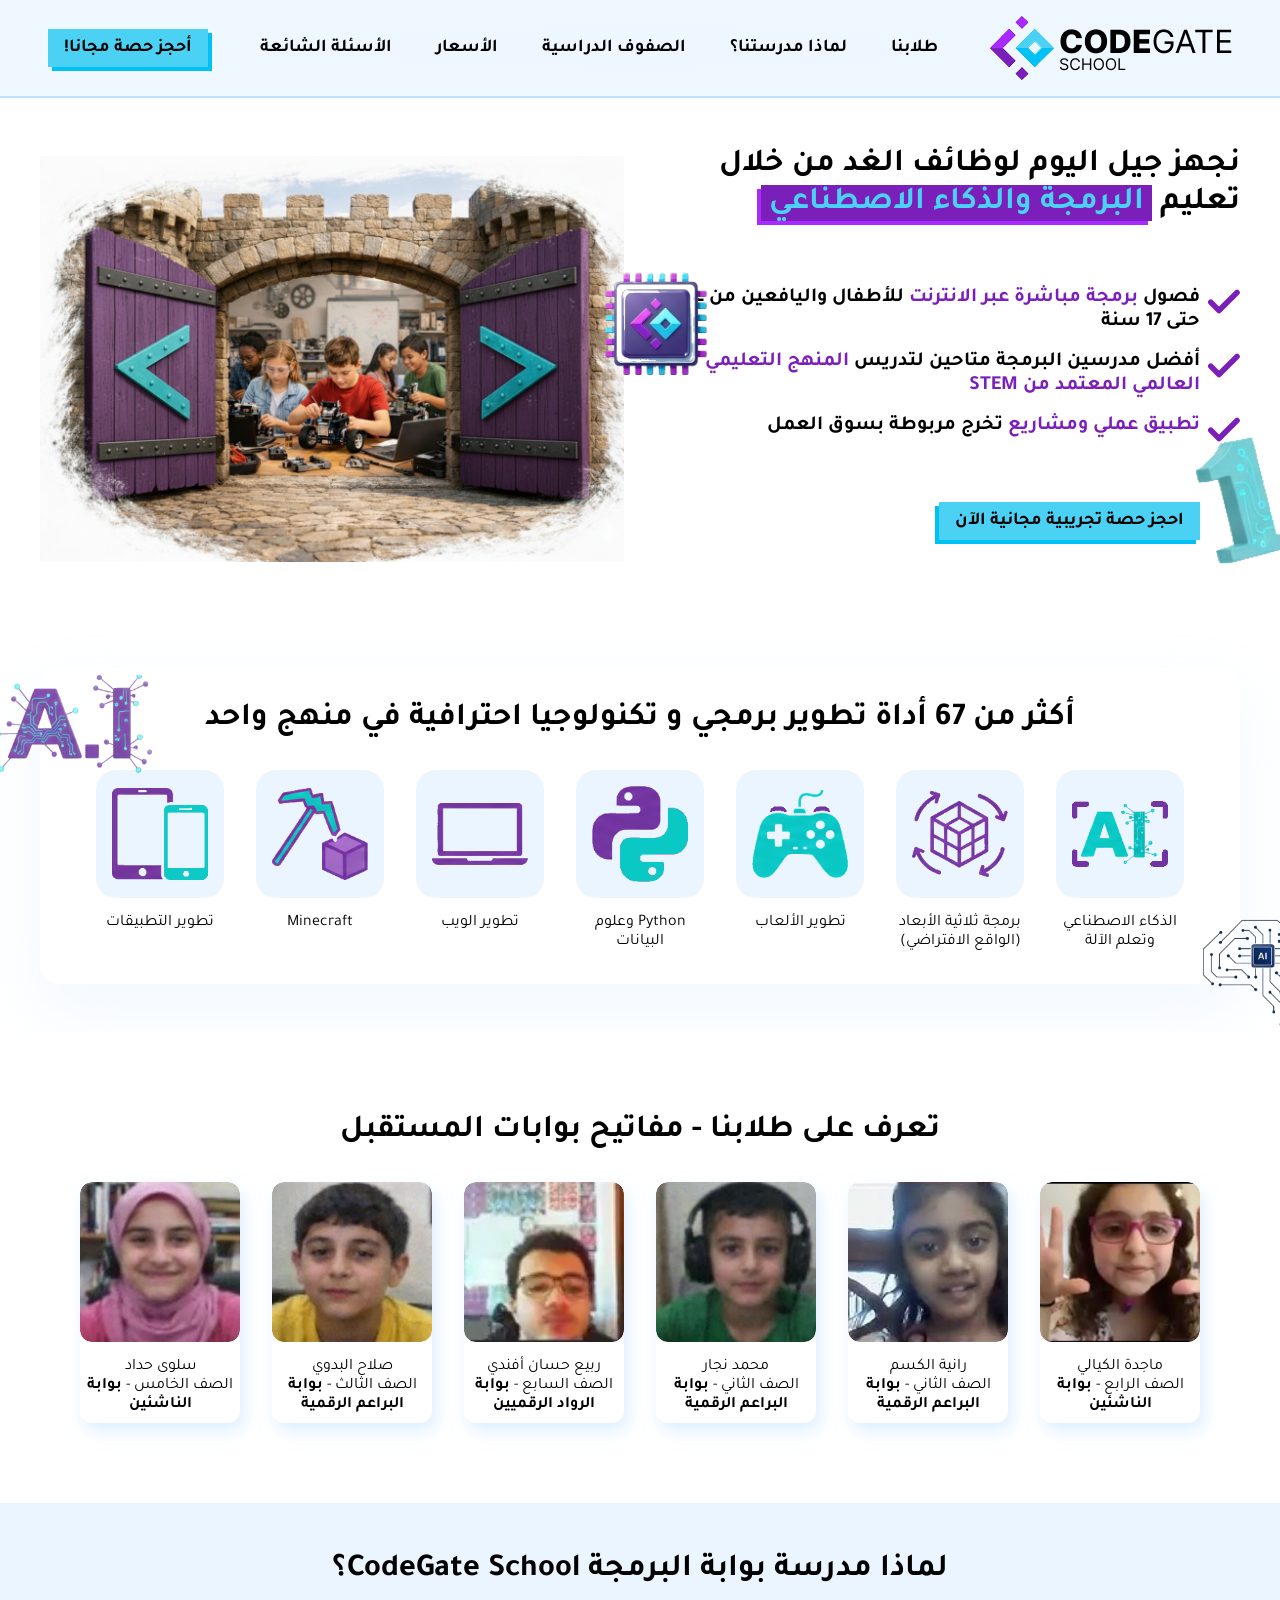
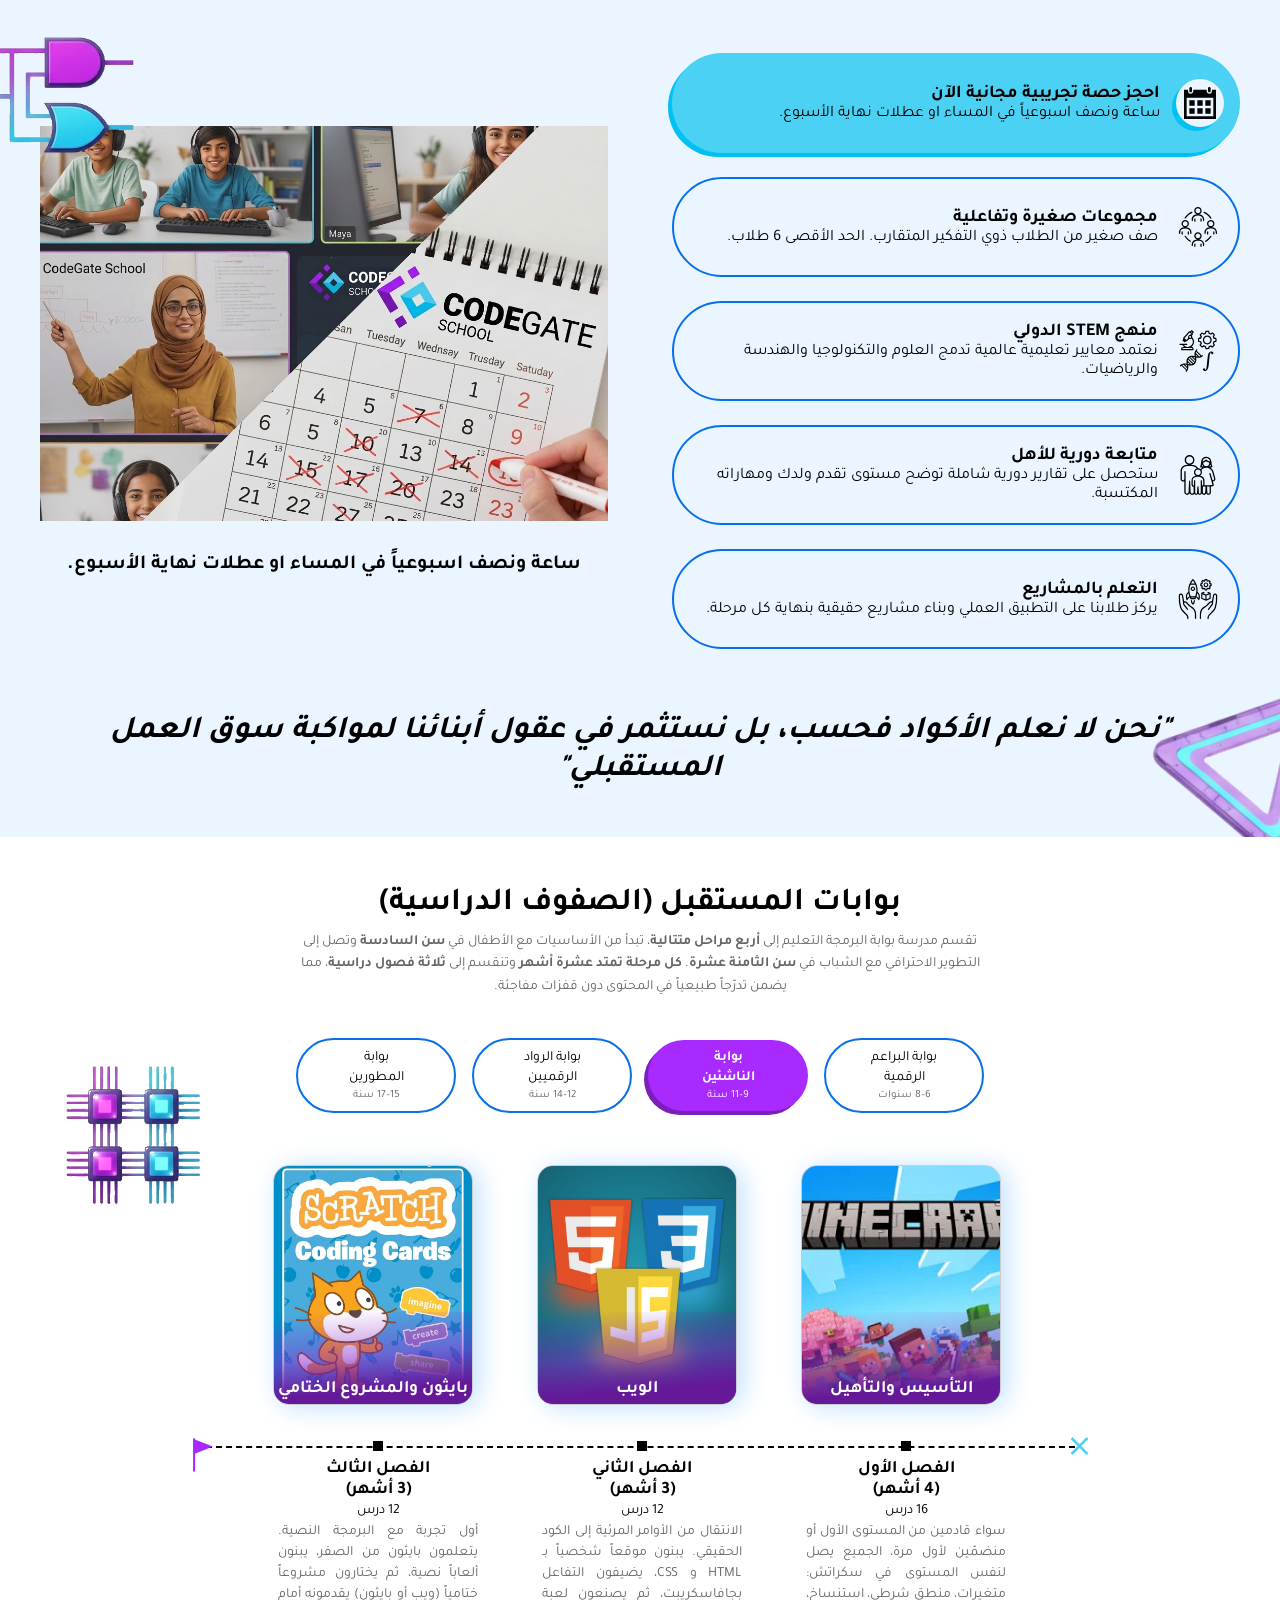
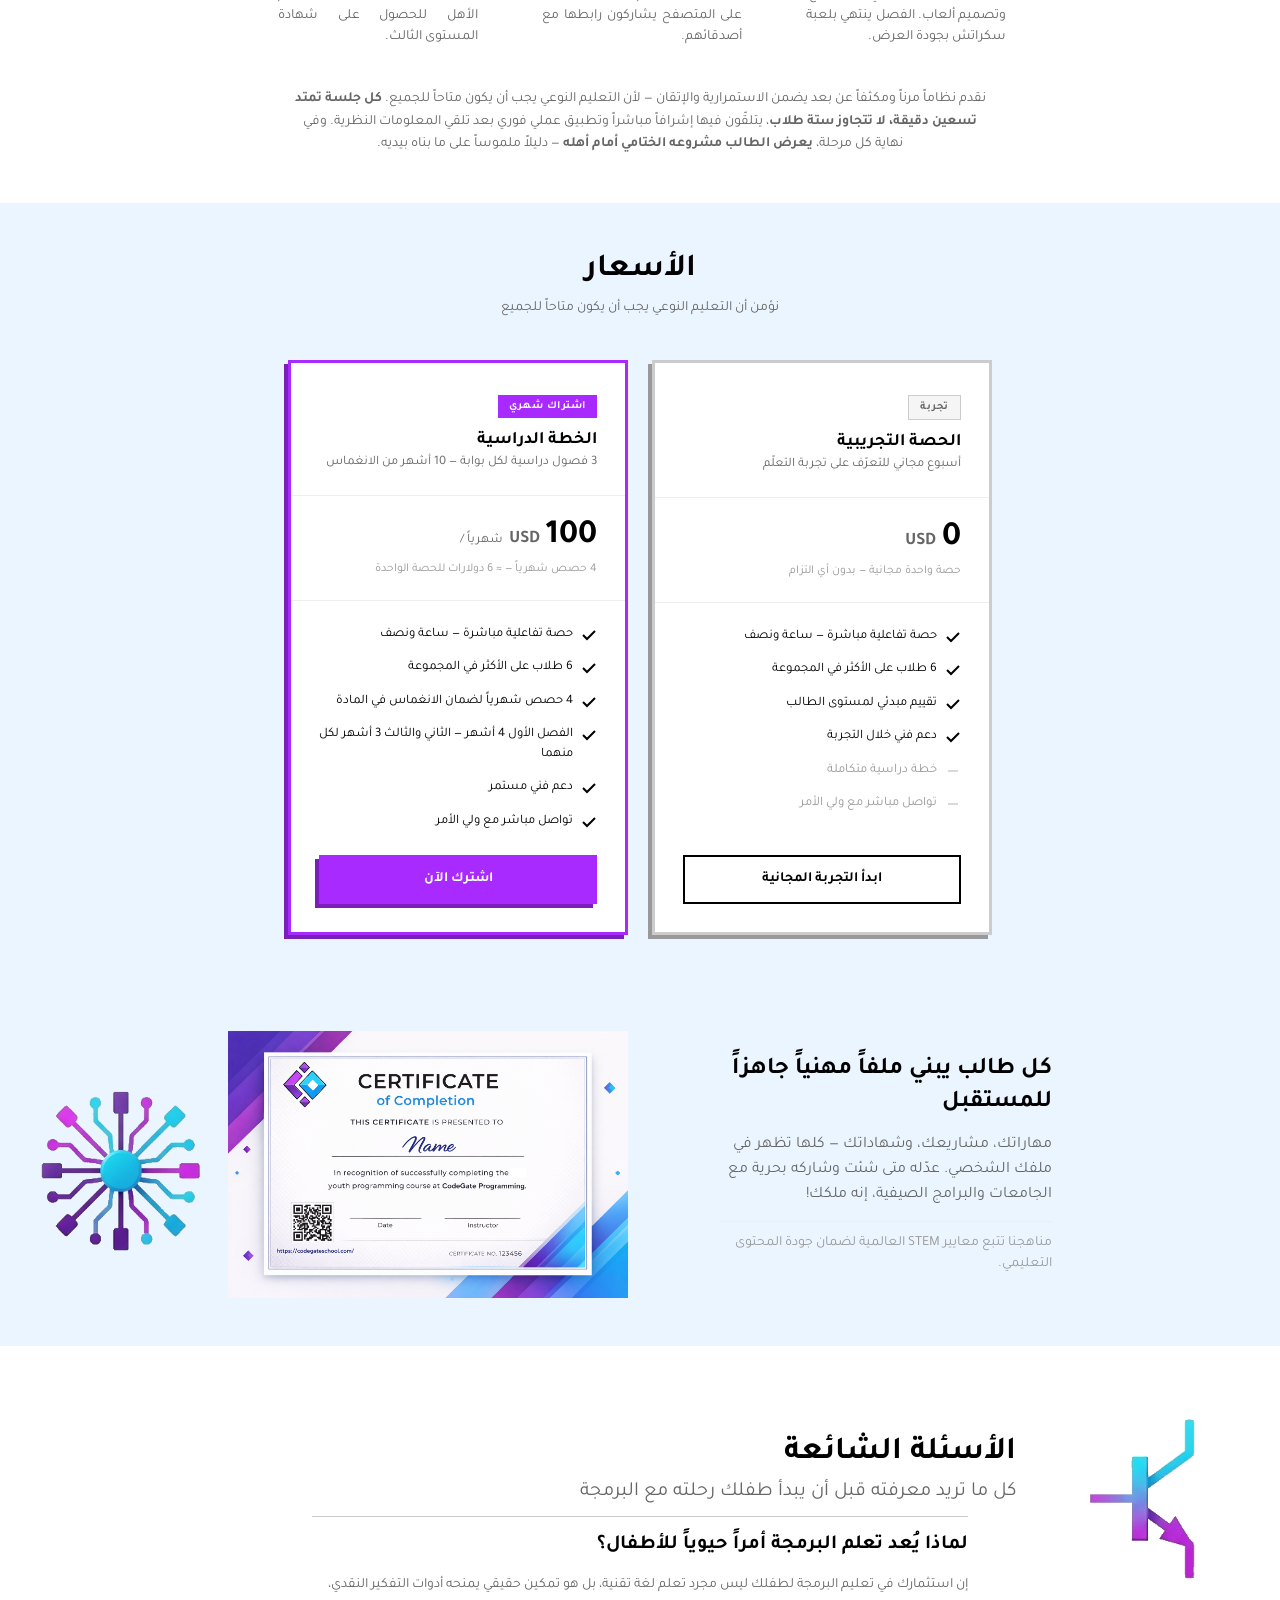
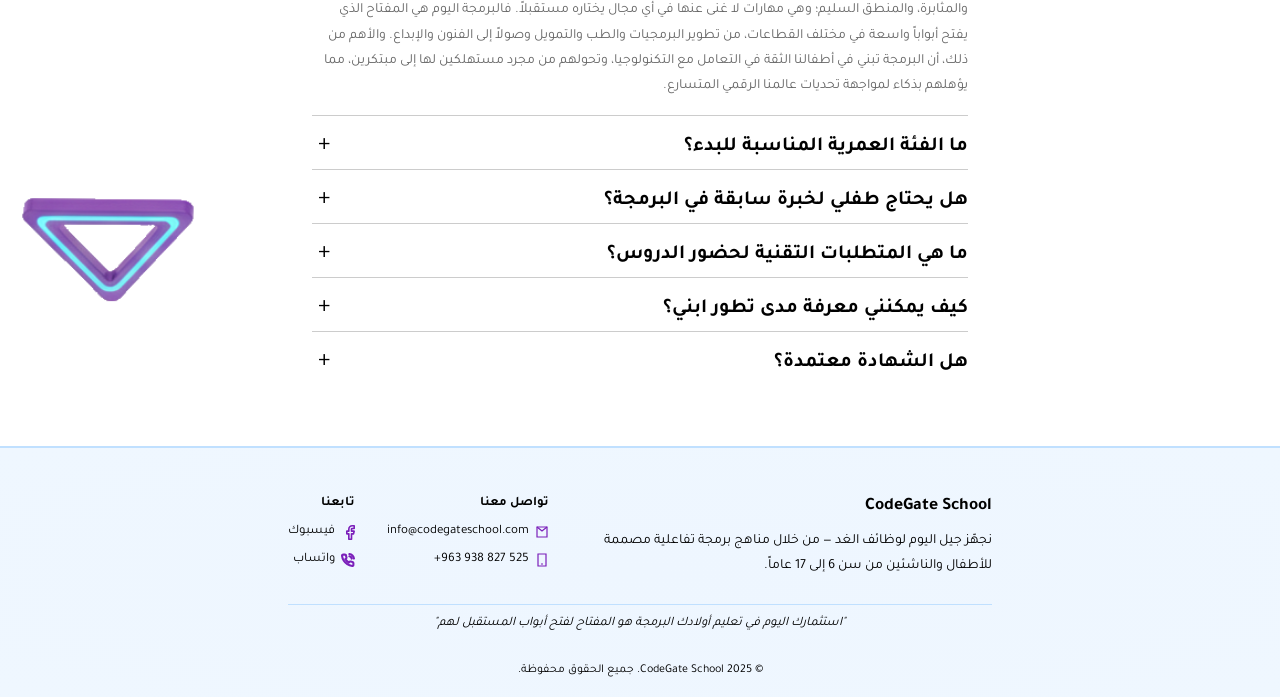
<file: figma/index.html>
<!DOCTYPE html>
<html lang="ar" dir="rtl">

<head>
  <meta charset="UTF-8">
  <meta name="viewport" content="width=device-width, initial-scale=1.0">
  <title>CodeGate School</title>
  <link rel="icon" type="image/svg+xml" href="assets/favicon.svg">
  <link rel="preconnect" href="https://fonts.googleapis.com">
  <link rel="preconnect" href="https://fonts.gstatic.com" crossorigin>
  <link rel="stylesheet" href="https://fonts.googleapis.com/css2?family=Tajawal:wght@400;700&display=swap">
  <link rel="stylesheet" href="style.css">
</head>

<body>

  <!-- HEADER -->
  <header class="header">
    <div class="header-inner">

      <!-- Logo -->
      <a href="#" class="logo" onclick="window.scrollTo({top: 0, behavior: 'smooth'}); return false;">
        <img src="assets/wide logo svg dark simple.png" alt="CodeGate School">
      </a>

      <!-- Nav Menu -->
      <nav class="nav-menu">
        <a href="#students">طلابنا</a>
        <a href="#why">لماذا مدرستنا؟</a>
        <a href="#journey" class="nav-journey-desktop">الصفوف الدراسية</a>
        <a href="#journey-mobile" class="nav-journey-mobile">الصفوف الدراسية</a>
        <a href="#pricing">الأسعار</a>
        <a href="#faq">الأسئلة الشائعة</a>
      </nav>

      <!-- CTA Button -->
      <a href="https://wa.me/963938827525" target="_blank" class="cta-btn">أحجز حصة مجانا!</a>

      <!-- Burger Menu (mobile only) -->
      <button class="burger" aria-label="فتح القائمة" aria-expanded="false" onclick="toggleMenu()">
        <span></span><span></span><span></span>
      </button>

    </div>

    <!-- Mobile Nav Overlay -->
    <nav class="mobile-nav" id="mobileNav">
      <a href="#students" onclick="closeMenu()">طلابنا</a>
      <a href="#why" onclick="closeMenu()">لماذا مدرستنا؟</a>
      <a href="#journey-mobile" onclick="closeMenu()">الصفوف الدراسية</a>
      <a href="#pricing" onclick="closeMenu()">الأسعار</a>
      <a href="#faq" onclick="closeMenu()">الأسئلة الشائعة</a>
    </nav>
  </header>

  <script>
    function toggleMenu() {
      const nav = document.getElementById('mobileNav');
      const burger = document.querySelector('.burger');
      const isOpen = nav.classList.toggle('open');
      burger.classList.toggle('open', isOpen);
      burger.setAttribute('aria-expanded', isOpen);
    }
    function closeMenu() {
      document.getElementById('mobileNav').classList.remove('open');
      const burger = document.querySelector('.burger');
      burger.classList.remove('open');
      burger.setAttribute('aria-expanded', 'false');
    }
  </script>

  <!-- HERO -->
  <section class="hero section-base">
    <div class="hero-inner">

      <!-- Heading -->
      <h1 class="hero-heading">
        نجهز جيل اليوم لوظائف الغد من خلال تعليم
        <span class="highlight">البرمجة والذكاء الاصطناعي</span>
      </h1>

      <!-- Text Content -->
      <div class="hero-text">
        <!-- Decorative (left) -->
        <div class="hero-decor-left">
          <img src="assets/hero-decor-1.png" alt="" class="decor-img">
        </div>

        <div class="hero-bullets">
          <div class="bullet">
            <img class="check-icon" src="assets/tick.svg" alt="check">
            <p>
              فصول <span class="purple">برمجة مباشرة عبر الانترنت</span> للأطفال واليافعين من عمر 6 حتى 17 سنة
            </p>
          </div>
          <div class="bullet">
            <img class="check-icon" src="assets/tick.svg" alt="check">
            <p>
              أفضل مدرسين البرمجة متاحين لتدريس <span class="purple">المنهج التعليمي العالمي المعتمد من STEM</span>
            </p>
          </div>
          <div class="bullet">
            <img class="check-icon" src="assets/tick.svg" alt="check">
            <p>
              <span class="purple">تطبيق عملي ومشاريع</span> تخرج مربوطة بسوق العمل
            </p>
          </div>
        </div>

        <div class="hero-cta-wrap">
          <a href="https://wa.me/963938827525" target="_blank" class="hero-cta">احجز حصة تجريبية مجانية الآن</a>
        </div>
      </div>

      <!-- Image -->
      <div class="hero-image">
        <img src="assets/hero-kids-robotics.png" alt="Kids learning robotics and coding">
      </div>

      <!-- Decorative elements -->
      <div class="hero-decor-right">
        <img src="assets/hero-decor-2.png" alt="" class="decor-img">
      </div>
    </div>
  </section>

  <!-- TECHNOLOGIES -->
  <section class="technologies section-base" id="tech">
    <div class="width-capper">
      <div class="tech-card card-base">
        <h2>أكثر من 67 أداة تطوير برمجي و تكنولوجيا احترافية في منهج واحد</h2>
        <div class="tech-skills">
          <div class="tech-skill">
            <div class="tech-skill-icon">
              <img src="assets/course-ai.png" alt="AI">
            </div>
            <p>الذكاء الاصطناعي وتعلم الآلة</p>
          </div>
          <div class="tech-skill">
            <div class="tech-skill-icon">
              <img src="assets/course-3d.png" alt="3D">
            </div>
            <p>برمجة ثلاثية الأبعاد (الواقع الافتراضي)</p>
          </div>
          <div class="tech-skill">
            <div class="tech-skill-icon">
              <img src="assets/course-games.png" alt="Games">
            </div>
            <p>تطوير الألعاب</p>
          </div>
          <div class="tech-skill">
            <div class="tech-skill-icon">
              <img src="assets/course-python.png" alt="Python">
            </div>
            <p>Python وعلوم البيانات</p>
          </div>
          <div class="tech-skill">
            <div class="tech-skill-icon">
              <img src="assets/course-web.png" alt="Web">
            </div>
            <p>تطوير الويب</p>
          </div>
          <div class="tech-skill">
            <div class="tech-skill-icon">
              <img src="assets/course-minecraft.png" alt="Minecraft">
            </div>
            <p>Minecraft</p>
          </div>
          <div class="tech-skill">
            <div class="tech-skill-icon">
              <img src="assets/course-mobile.png" alt="Mobile">
            </div>
            <p>تطوير التطبيقات</p>
          </div>
        </div>
      </div>

      <!-- Decorative elements -->
      <div class="tech-decor-left">
        <img src="assets/decor-3.png" alt="" class="decor-img">
      </div>
      <div class="tech-decor-right">
        <img src="assets/decor-4.png" alt="" class="decor-img">
      </div>
    </div>
  </section>

  <!-- STUDENTS -->
  <section class="students section-base" id="students">
    <div class="width-capper">
      <div class="students-card card-base">
        <h2>تعرف على طلابنا - مفاتيح بوابات المستقبل</h2>
        <div class="students-grid">
          <div class="student-item">
            <div class="student-photo">
              <img src="assets/teacher-majeda.png" alt="ماجدة الكيالي">
            </div>
            <div class="student-info">
              <p>ماجدة الكيالي</p>
              <p>الصف الرابع - <strong>بوابة الناشئين</strong></p>
            </div>
          </div>
          <div class="student-item">
            <div class="student-photo">
              <img src="assets/teacher-rania.png" alt="رانية الكسم">
            </div>
            <div class="student-info">
              <p>رانية الكسم</p>
              <p>الصف الثاني - <strong>بوابة البراعم الرقمية</strong></p>
            </div>
          </div>
          <div class="student-item">
            <div class="student-photo">
              <img src="assets/teacher-mohammad.png" alt="محمد نجار">
            </div>
            <div class="student-info">
              <p>محمد نجار</p>
              <p>الصف الثاني - <strong>بوابة البراعم الرقمية</strong></p>
            </div>
          </div>
          <div class="student-item">
            <div class="student-photo">
              <img src="assets/teacher-rabi.png" alt="ربيع حسان أفندي">
            </div>
            <div class="student-info">
              <p>ربيع حسان أفندي</p>
              <p>الصف السابع - <strong>بوابة الرواد الرقميين</strong></p>
            </div>
          </div>
          <div class="student-item">
            <div class="student-photo">
              <img src="assets/teacher-salah.png" alt="صلاح البدوي">
            </div>
            <div class="student-info">
              <p>صلاح البدوي</p>
              <p>الصف الثالث - <strong>بوابة البراعم الرقمية</strong></p>
            </div>
          </div>
          <div class="student-item">
            <div class="student-photo">
              <img src="assets/teacher-salwa.png" alt="سلوى حداد">
            </div>
            <div class="student-info">
              <p>سلوى حداد</p>
              <p>الصف الخامس - <strong>بوابة الناشئين</strong></p>
            </div>
          </div>
        </div>
      </div>
    </div>
  </section>

  <script>
    (function () {
      function setupInfiniteScroll(container) {
        if (!container) return;
        var items = Array.from(container.children);
        // Clone items 2x for seamless looping
        for (var c = 0; c < 2; c++) {
          items.forEach(function (item) {
            container.appendChild(item.cloneNode(true));
          });
        }

        var gap = parseFloat(getComputedStyle(container).gap) || 0;
        var originalWidth = 0;
        items.forEach(function (item) {
          originalWidth += item.offsetWidth + gap;
        });

        container.addEventListener('scroll', function () {
          var sl = Math.abs(container.scrollLeft);
          if (sl >= originalWidth * 2) {
            container.scrollLeft = container.scrollLeft > 0
              ? container.scrollLeft - originalWidth
              : container.scrollLeft + originalWidth;
          } else if (sl < 1) {
            container.scrollLeft = container.scrollLeft > 0
              ? container.scrollLeft + originalWidth
              : container.scrollLeft - originalWidth;
          }
        });

        // Start in the middle so user can scroll both directions
        if (container.scrollLeft === 0) {
          container.scrollLeft = document.documentElement.dir === 'rtl' ? -originalWidth : originalWidth;
        }
      }

      var mq = window.matchMedia('(max-width: 768px)');
      if (mq.matches) {
        var techSkills = document.querySelector('.tech-skills');
        var studentsGrid = document.querySelector('.students-grid');
        setupInfiniteScroll(techSkills);
        setupInfiniteScroll(studentsGrid);
      }
    })();
  </script>

  <!-- WHY CODEGATE -->
  <section class="why-section section-base" id="why">
    <h2>لماذا مدرسة بوابة البرمجة CodeGate School؟</h2>
    <div class="width-capper why-inner">

      <!-- Features side (FIRST in HTML = visual RIGHT in RTL) -->
      <div class="why-features">
        <div class="why-feature cyan" data-img="assets/why1.png">
          <div class="why-feature-icon special">
            <img src="assets/icon-calendar.svg" alt="calendar">
          </div>
          <div class="why-feature-text">
            <span class="title">احجز حصة تجريبية مجانية الآن</span>
            <span class="desc">ساعة ونصف اسبوعياً في المساء او عطلات نهاية الأسبوع.</span>
          </div>
        </div>
        <div class="why-mobile-img open"><img src="assets/why1.png" alt=""></div>

        <div class="why-feature" data-img="assets/why2.png">
          <div class="why-feature-icon">
            <img src="assets/SVG/why2.svg" alt="why 2">
          </div>
          <div class="why-feature-text">
            <span class="title">مجموعات صغيرة وتفاعلية</span>
            <span class="desc">صف صغير من الطلاب ذوي التفكير المتقارب. الحد الأقصى 6 طلاب.</span>
          </div>
        </div>
        <div class="why-mobile-img"><img src="assets/why2.png" alt=""></div>

        <div class="why-feature" data-img="assets/why-stem.png">
          <div class="why-feature-icon">
            <img src="assets/SVG/why3.svg" alt="why 3">
          </div>
          <div class="why-feature-text">
            <span class="title">منهج STEM الدولي</span>
            <span class="desc">نعتمد معايير تعليمية عالمية تدمج العلوم والتكنولوجيا والهندسة والرياضيات.</span>
          </div>
        </div>
        <div class="why-mobile-img"><img src="assets/why-stem.png" alt=""></div>

        <div class="why-feature" data-img="assets/why4.png">
          <div class="why-feature-icon">
            <img src="assets/SVG/why4.svg" alt="why 4">
          </div>
          <div class="why-feature-text">
            <span class="title">متابعة دورية للأهل</span>
            <span class="desc">ستحصل على تقارير دورية شاملة توضح مستوى تقدم ولدك ومهاراته المكتسبة.</span>
          </div>
        </div>
        <div class="why-mobile-img"><img src="assets/why4.png" alt=""></div>

        <div class="why-feature" data-img="assets/why-projects.png">
          <div class="why-feature-icon">
            <img src="assets/SVG/why5.svg" alt="why 5">
          </div>
          <div class="why-feature-text">
            <span class="title">التعلم بالمشاريع</span>
            <span class="desc">يركز طلابنا على التطبيق العملي وبناء مشاريع حقيقية بنهاية كل مرحلة.</span>
          </div>
        </div>
        <div class="why-mobile-img"><img src="assets/why-projects.png" alt=""></div>
      </div>

      <!-- Image side (SECOND in HTML = visual LEFT in RTL) -->
      <div class="why-image">
        <img src="assets/why1.png" alt="Kids learning coding">
        <p>ساعة ونصف اسبوعياً في المساء او عطلات نهاية الأسبوع.</p>
      </div>

    </div>

    <p class="why-quote">"نحن لا نعلم الأكواد فحسب، بل نستثمر في عقول أبنائنا لمواكبة سوق العمل المستقبلي"</p>

    <!-- Decorative elements — anchored to width capper -->
    <div class="width-capper why-decor-wrapper">
      <div class="why-decor-left">
        <img src="assets/decor-5.png" alt="" class="decor-img">
      </div>
      <div class="why-decor-right">
        <img src="assets/decor-6.png" alt="" class="decor-img">
      </div>
    </div>
  </section>

  <!-- JOURNEY DESKTOP -->
  <section class="journey journey-desktop section-base" id="journey">
    <div class="pricing-header">
      <h2>بوابات المستقبل (الصفوف الدراسية)</h2>
      <p>تقسم مدرسة بوابة البرمجة التعليم إلى <strong>أربع مراحل متتالية</strong>، تبدأ من الأساسيات مع الأطفال في
        <strong>سن السادسة</strong> وتصل إلى التطوير الاحترافي مع الشباب في <strong>سن الثامنة عشرة</strong>. <strong>كل
          مرحلة تمتد عشرة أشهر</strong> وتنقسم إلى <strong>ثلاثة فصول دراسية</strong>، مما يضمن تدرّجاً طبيعياً في
        المحتوى دون قفزات مفاجئة.
      </p>
    </div>
    <div class="width-capper">
      <div class="journey-card">
        <div class="journey-inner">


          <!-- Tabs -->
          <div class="journey-tabs">
            <div class="journey-tab tab-base">
              <span class="tab-name">بوابة البراعم<br>الرقمية</span>
              <span class="tab-age">6–8 سنوات</span>
            </div>
            <div class="journey-tab tab-base active">
              <span class="tab-name">بوابة<br>الناشئين</span>
              <span class="tab-age">9–11 سنة</span>
            </div>
            <div class="journey-tab tab-base">
              <span class="tab-name">بوابة الرواد<br>الرقميين</span>
              <span class="tab-age">12–14 سنة</span>
            </div>
            <div class="journey-tab tab-base">
              <span class="tab-name">بوابة<br>المطورين</span>
              <span class="tab-age">15–17 سنة</span>
            </div>
          </div>

          <!-- Course Cards Row -->
          <div class="journey-courses">
            <div class="journey-arrow">
              <img src="assets/x.svg" alt="" style="width: 22px; height: 32px;">
            </div>
            <div class="journey-course">
              <img src="assets/badge-minecraft.png" alt="Minecraft">
              <div class="journey-course-label">
                <p>التأسيس والتأهيل</p>
              </div>
            </div>
            <div class="journey-course">
              <img src="assets/badge-js-html5.png" alt="JS HTML5">
              <div class="journey-course-label">
                <p>الويب</p>
              </div>
            </div>
            <div class="journey-course">
              <img src="assets/badge-scratch.png" alt="Scratch">
              <div class="journey-course-label">
                <p>بايثون والمشروع الختامي</p>
              </div>
            </div>
            <div class="journey-arrow">
              <img src="assets/flag.svg" alt="" style="width: 16px; height: 16px;">
            </div>
          </div>

          <!-- Timeline -->
          <div class="journey-timeline">
            <!-- Dashed line spanning full card width -->
            <div class="journey-dashed-line"></div>

            <div class="journey-timeline-arrow">
              <img src="assets/x.svg" alt="" style="width: 18px; height: 18px;">
            </div>
            <div class="journey-milestone">
              <div class="journey-milestone-dot"></div>
              <div class="journey-milestone-info">
                <span class="month">الفصل الأول<br>(4 أشهر)</span>
                <span class="classes">16 درس</span>
                <p class="milestone-desc">سواء قادمين من المستوى الأول أو منضمّين لأول مرة، الجميع يصل لنفس المستوى في سكراتش: متغيرات، منطق شرطي، استنساخ، وتصميم ألعاب. الفصل ينتهي بلعبة سكراتش بجودة العرض.</p>
              </div>
            </div>
            <div class="journey-milestone">
              <div class="journey-milestone-dot"></div>
              <div class="journey-milestone-info">
                <span class="month">الفصل الثاني<br>(3 أشهر)</span>
                <span class="classes">12 درس</span>
                <p class="milestone-desc">الانتقال من الأوامر المرئية إلى الكود الحقيقي. يبنون موقعاً شخصياً بـ HTML و CSS، يضيفون التفاعل بجافاسكريبت، ثم يصنعون لعبة على المتصفح يشاركون رابطها مع أصدقائهم.</p>
              </div>
            </div>
            <div class="journey-milestone">
              <div class="journey-milestone-dot"></div>
              <div class="journey-milestone-info">
                <span class="month">الفصل الثالث<br>(3 أشهر)</span>
                <span class="classes">12 درس</span>
                <p class="milestone-desc">أول تجربة مع البرمجة النصية. يتعلمون بايثون من الصفر، يبنون ألعاباً نصية، ثم يختارون مشروعاً ختامياً (ويب أو بايثون) يقدمونه أمام الأهل للحصول على شهادة المستوى الثالث.</p>
              </div>
            </div>
            <div class="journey-timeline-arrow">
              <img src="assets/flag.svg" alt="" style="width: 22px; height: 36px;">
            </div>
          </div>

        </div>

        <!-- Decor -->
        <div class="journey-decor">
          <img src="assets/section-promo.png" alt="" class="decor-img">
        </div>

      </div>
    </div>
    <div class="pricing-header">
      <p>نقدم نظاماً مرناً ومكثفاً عن بعد يضمن الاستمرارية والإتقان — لأن التعليم النوعي يجب أن يكون متاحاً للجميع. <strong>كل جلسة تمتد تسعين دقيقة، لا تتجاوز ستة طلاب</strong>، يتلقّون فيها إشرافاً مباشراً وتطبيق عملي فوري بعد تلقي المعلومات النظرية. وفي نهاية كل مرحلة، <strong>يعرض الطالب مشروعه الختامي أمام أهله</strong> — دليلاً ملموساً على ما بناه بيديه.</p>
    </div>
  </section>

  <!-- JOURNEY MOBILE VERSION -->
  <section class="journey journey-mobile section-base" id="journey-mobile">
    <div class="pricing-header">
      <h2>بوابات المستقبل (الصفوف الدراسية)</h2>
      <p>تقسم مدرسة بوابة البرمجة التعليم إلى <strong>أربع مراحل متتالية</strong>، تبدأ من الأساسيات مع الأطفال في
        <strong>سن السادسة</strong> وتصل إلى التطوير الاحترافي مع الشباب في <strong>سن الثامنة عشرة</strong>. <strong>كل
          مرحلة تمتد عشرة أشهر</strong> وتنقسم إلى <strong>ثلاثة فصول دراسية</strong>، مما يضمن تدرّجاً طبيعياً في
        المحتوى دون قفزات مفاجئة.
      </p>
    </div>

    <!-- Scrollable tabs -->
    <div class="jm-tabs-wrap">
      <div class="jm-tabs">
        <div class="jm-tab tab-base">
          <span class="jm-tab-name">بوابة البراعم<br>الرقمية</span>
          <span class="jm-tab-age">6–8 سنوات</span>
        </div>
          <div class="jm-tab tab-base active">
            <span class="jm-tab-name">بوابة<br>الناشئين</span>
            <span class="jm-tab-age">9–11 سنة</span>
          </div>
        <div class="jm-tab tab-base">
          <span class="jm-tab-name">بوابة الرواد<br>الرقميين</span>
          <span class="jm-tab-age">12–14 سنة</span>
        </div>
        <div class="jm-tab tab-base">
          <span class="jm-tab-name">بوابة<br>المطورين</span>
          <span class="jm-tab-age">15–17 سنة</span>
        </div>
      </div>
    </div>

    <!-- Timeline body -->
    <div class="jm-body">
      <!-- X at top of the line -->
      <div class="jm-flag-row">
        <div class="jm-x-spacer"></div>
        <div class="jm-flag-col">
          <img src="assets/x.svg" alt="" style="width: 18px; height: 18px;">
        </div>
        <div class="jm-card-spacer"></div>
      </div>

      <!-- Row: semester info LEFT | dot on line | course card RIGHT -->
      <div class="jm-row">
        <div class="jm-info">
          <span class="jm-duration">الفصل الأول<br>(4 أشهر)</span>
          <span class="jm-classes">16 درس</span>
          <p class="jm-desc">سواء قادمين من المستوى الأول أو منضمّين لأول مرة، الجميع يصل لنفس المستوى في سكراتش: متغيرات، منطق شرطي، استنساخ، وتصميم ألعاب. الفصل ينتهي بلعبة سكراتش بجودة العرض.</p>
        </div>
        <div class="jm-dot-col">
          <div class="jm-dot"></div>
        </div>
        <div class="jm-course">
          <img src="assets/badge-minecraft.png" alt="Minecraft">
          <div class="jm-course-label"><p>التأسيس والتأهيل</p></div>
        </div>
      </div>
      <div class="jm-row">
        <div class="jm-info">
          <span class="jm-duration">الفصل الثاني<br>(3 أشهر)</span>
          <span class="jm-classes">12 درس</span>
          <p class="jm-desc">الانتقال من الأوامر المرئية إلى الكود الحقيقي. يبنون موقعاً شخصياً بـ HTML و CSS، يضيفون التفاعل بجافاسكريبت، ثم يصنعون لعبة على المتصفح يشاركون رابطها مع أصدقائهم.</p>
        </div>
        <div class="jm-dot-col">
          <div class="jm-dot"></div>
        </div>
        <div class="jm-course">
          <img src="assets/badge-js-html5.png" alt="JS HTML5">
          <div class="jm-course-label"><p>الويب</p></div>
        </div>
      </div>
      <div class="jm-row">
        <div class="jm-info">
          <span class="jm-duration">الفصل الثالث<br>(3 أشهر)</span>
          <span class="jm-classes">12 درس</span>
          <p class="jm-desc">أول تجربة مع البرمجة النصية. يتعلمون بايثون من الصفر، يبنون ألعاباً نصية، ثم يختارون مشروعاً ختامياً (ويب أو بايثون) يقدمونه أمام الأهل للحصول على شهادة المستوى الثالث.</p>
        </div>
        <div class="jm-dot-col">
          <div class="jm-dot"></div>
        </div>
        <div class="jm-course">
          <img src="assets/badge-scratch.png" alt="Scratch">
          <div class="jm-course-label"><p>بايثون والمشروع الختامي</p></div>
        </div>
      </div>
      <!-- Flag at bottom of the line -->
      <div class="jm-flag-row">
        <div class="jm-flag-spacer"></div>
        <div class="jm-flag-col">
          <img src="assets/flag.svg" alt="">
        </div>
        <div class="jm-card-spacer"></div>
      </div>
    </div>

    <div class="pricing-header">
      <p>نقدم نظاماً مرناً ومكثفاً عن بعد يضمن الاستمرارية والإتقان — لأن التعليم النوعي يجب أن يكون متاحاً للجميع. <strong>كل جلسة تمتد تسعين دقيقة، لا تتجاوز ستة طلاب</strong>، يتلقّون فيها إشرافاً مباشراً وتطبيق عملي فوري بعد تلقي المعلومات النظرية. وفي نهاية كل مرحلة، <strong>يعرض الطالب مشروعه الختامي أمام أهله</strong> — دليلاً ملموساً على ما بناه بيديه.</p>
    </div>
  </section>

  <script>
    (function () {
      var features = document.querySelectorAll('.why-feature');
      var mobileImgs = document.querySelectorAll('.why-mobile-img');
      var whyImg = document.querySelector('.why-image img');
      var whyDesc = document.querySelector('.why-image p');
      var current = 0;
      var timer = null;
      var userInteracted = false;

      // Preload all tab images
      features.forEach(function (f) {
        var img = new Image();
        img.src = f.dataset.img;
      });

      function activate(index) {
        features.forEach(function (f) { f.classList.remove('cyan'); });
        mobileImgs.forEach(function (m) { m.classList.remove('open'); });
        features[index].classList.add('cyan');
        mobileImgs[index].classList.add('open');
        var newSrc = features[index].dataset.img;
        var newDesc = features[index].querySelector('.desc').textContent;
        whyImg.style.opacity = '0';
        setTimeout(function () {
          whyImg.src = newSrc;
          whyDesc.textContent = newDesc;
          whyImg.style.opacity = '1';
        }, 300);
        current = index;
      }

      function next() {
        activate((current + 1) % features.length);
      }

      function startCycle() {
        stopCycle();
        timer = setInterval(next, 3000);
      }

      function stopCycle() {
        if (timer) { clearInterval(timer); timer = null; }
      }

      // Click stops auto-cycle
      features.forEach(function (btn, i) {
        btn.addEventListener('click', function () {
          userInteracted = true;
          stopCycle();
          activate(i);
        });
      });

      startCycle();
    })();
  </script>

  <!-- PRICING -->
  <section class="pricing section-base" id="pricing">
    <div class="pricing-header">
      <h2>الأسعار</h2>
      <p>نؤمن أن التعليم النوعي يجب أن يكون متاحاً للجميع

      </p>
    </div>
    <div class="pricing-cards">
      <!-- Trial Plan -->
      <div class="pricing-card secondary">
        <div class="pricing-card-header">
          <span class="pricing-badge">تجربة</span>
          <h3>الحصة التجريبية</h3>
          <p class="pricing-subtitle">أسبوع مجاني للتعرّف على تجربة التعلّم</p>
        </div>
        <div class="pricing-price">
          <div class="pricing-amount">
            <span class="currency">USD</span>
            <span class="number">0</span>
          </div>
          <p class="pricing-note">حصة واحدة مجانية — بدون أي التزام</p>
        </div>
        <div class="pricing-features">
          <div class="pricing-feature">
            <span>حصة تفاعلية مباشرة — ساعة ونصف</span>
            <img class="feature-icon" src="assets/icon-check.svg" alt="✓">
          </div>
          <div class="pricing-feature">
            <span>6 طلاب على الأكثر في المجموعة</span>
            <img class="feature-icon" src="assets/icon-check.svg" alt="✓">
          </div>
          <div class="pricing-feature">
            <span>تقييم مبدئي لمستوى الطالب</span>
            <img class="feature-icon" src="assets/icon-check.svg" alt="✓">
          </div>
          <div class="pricing-feature">
            <span>دعم فني خلال التجربة</span>
            <img class="feature-icon" src="assets/icon-check.svg" alt="✓">
          </div>
          <div class="pricing-feature disabled">
            <span>خطة دراسية متكاملة</span>
            <img class="feature-icon" src="assets/icon-dash.svg" alt="—">
          </div>
          <div class="pricing-feature disabled">
            <span>تواصل مباشر مع ولي الأمر</span>
            <img class="feature-icon" src="assets/icon-dash.svg" alt="—">
          </div>
        </div>
        <a href="https://wa.me/963938827525" target="_blank" class="pricing-cta">ابدأ التجربة المجانية</a>
      </div>
      <!-- Featured Plan -->
      <div class="pricing-card featured">
        <div class="pricing-card-header">
          <span class="pricing-badge">اشتراك شهري</span>
          <h3>الخطة الدراسية</h3>
          <p class="pricing-subtitle">3 فصول دراسية لكل بوابة — 10 أشهر من الانغماس</p>
        </div>
        <div class="pricing-price">
          <div class="pricing-amount">
            <span class="period">/ شهرياً</span>
            <span class="currency">USD</span>
            <span class="number">100</span>
          </div>
          <p class="pricing-note">4 حصص شهرياً — ≈ 6 دولارات للحصة الواحدة</p>
        </div>
        <div class="pricing-features">
          <div class="pricing-feature">
            <span>حصة تفاعلية مباشرة — ساعة ونصف</span>
            <img class="feature-icon" src="assets/icon-check.svg" alt="✓">
          </div>
          <div class="pricing-feature">
            <span>6 طلاب على الأكثر في المجموعة</span>
            <img class="feature-icon" src="assets/icon-check.svg" alt="✓">
          </div>
          <div class="pricing-feature">
            <span>4 حصص شهرياً لضمان الانغماس في المادة</span>
            <img class="feature-icon" src="assets/icon-check.svg" alt="✓">
          </div>
          <div class="pricing-feature">
            <span>الفصل الأول 4 أشهر — الثاني والثالث 3 أشهر لكل منهما</span>
            <img class="feature-icon" src="assets/icon-check.svg" alt="✓">
          </div>
          <div class="pricing-feature">
            <span>دعم فني مستمر</span>
            <img class="feature-icon" src="assets/icon-check.svg" alt="✓">
          </div>
          <div class="pricing-feature">
            <span>تواصل مباشر مع ولي الأمر</span>
            <img class="feature-icon" src="assets/icon-check.svg" alt="✓">
          </div>
        </div>
        <a href="https://wa.me/963938827525" target="_blank" class="pricing-cta">اشترك الآن</a>
      </div>

    </div>
  </section>

  <!-- CERTIFICATE / PORTFOLIO -->
  <section class="certificate section-base" id="certificate">
    <div class="certificate-inner">
      <div class="certificate-text">
        <h2>كل طالب يبني ملفاً مهنياً جاهزاً للمستقبل</h2>
        <p class="cert-desc">مهاراتك، مشاريعك، وشهاداتك — كلها تظهر في ملفك الشخصي. عدّله متى شئت وشاركه بحرية مع
          الجامعات والبرامج الصيفية، إنه ملكك!</p>
        <p class="cert-note">مناهجنا تتبع معايير STEM العالمية لضمان جودة المحتوى التعليمي.</p>
      </div>
      <div class="certificate-image">
        <img src="assets/certificate-image.png" alt="شهادة إتمام">
      </div>
      <div class="certificate-decor">
        <img src="assets/decor-7.png" alt="" class="decor-img">
      </div>
    </div>
  </section>

  <!-- FAQ -->
  <section class="faq section-base" id="faq">
    <div class="faq-card">
      <div class="faq-header">
        <h2>الأسئلة الشائعة</h2>
        <p>كل ما تريد معرفته قبل أن يبدأ طفلك رحلته مع البرمجة</p>
      </div>
      <div class="faq-list">
        <div class="faq-item static">
          <button class="faq-question">لماذا يُعد تعلم البرمجة أمراً حيوياً للأطفال؟</button>
          <div class="faq-answer">إن استثمارك في تعليم البرمجة لطفلك ليس مجرد تعلم لغة تقنية، بل هو تمكين حقيقي يمنحه
            أدوات التفكير النقدي، والمثابرة، والمنطق السليم؛ وهي مهارات لا غنى عنها في أي مجال يختاره مستقبلاً. فالبرمجة
            اليوم هي المفتاح الذي يفتح أبواباً واسعة في مختلف القطاعات، من تطوير البرمجيات والطب والتمويل وصولاً إلى
            الفنون والإبداع. والأهم من ذلك، أن البرمجة تبني في أطفالنا الثقة في التعامل مع التكنولوجيا، وتحولهم من مجرد
            مستهلكين لها إلى مبتكرين، مما يؤهلهم بذكاء لمواجهة تحديات عالمنا الرقمي المتسارع.</div>
        </div>
        <div class="faq-item">
          <button class="faq-question"><span>ما الفئة العمرية المناسبة للبدء؟</span><span class="faq-toggle"><span
                class="faq-toggle-plus">+</span><span class="faq-toggle-minus">−</span></span></button>
          <div class="faq-answer">نقدم برامج مصممة للأطفال من سن 6 سنوات وحتى 17 سنة، مع مناهج مخصصة لكل مرحلة عمرية
            تراعي قدرات الطفل ومستوى نضجه.</div>
        </div>
        <div class="faq-item">
          <button class="faq-question"><span>هل يحتاج طفلي لخبرة سابقة في البرمجة؟</span><span class="faq-toggle"><span
                class="faq-toggle-plus">+</span><span class="faq-toggle-minus">−</span></span></button>
          <div class="faq-answer">لا، نحن نبدأ مع الطفل من الصفر تماماً حسب بوابته العمرية.</div>
        </div>
        <div class="faq-item">
          <button class="faq-question"><span>ما هي المتطلبات التقنية لحضور الدروس؟</span><span class="faq-toggle"><span
                class="faq-toggle-plus">+</span><span class="faq-toggle-minus">−</span></span></button>
          <div class="faq-answer">كل ما يحتاجه هو جهاز كمبيوتر (أو تابلت لبوابة البراعم) واتصال جيد بالإنترنت.</div>
        </div>
        <div class="faq-item">
          <button class="faq-question"><span>كيف يمكنني معرفة مدى تطور ابني؟</span><span class="faq-toggle"><span
                class="faq-toggle-plus">+</span><span class="faq-toggle-minus">−</span></span></button>
          <div class="faq-answer">نرسل تقارير متابعة دورية للأهالي ونعقد جلسات لعرض مشاريع الطلاب العملية.</div>
        </div>
        <div class="faq-item">
          <button class="faq-question"><span>هل الشهادة معتمدة؟</span><span class="faq-toggle"><span
                class="faq-toggle-plus">+</span><span class="faq-toggle-minus">−</span></span></button>
          <div class="faq-answer">نعم، مناهجنا تتبع معايير STEM العالمية لضمان جودة المحتوى التعليمي.</div>
        </div>
      </div>

      <!-- Decor inside card -->
      <div class="faq-decor-right">
        <img src="assets/decor-8.png" alt="" class="decor-img">
      </div>
    </div>

    <!-- Decor outside card — anchored to width capper -->
    <div class="width-capper faq-decor-wrapper">
      <div class="faq-decor-left">
        <img src="assets/decor-9.png" alt="" class="decor-img">
      </div>
    </div>
  </section>

  <script>
    // FAQ Accordion
    (function () {
      var items = document.querySelectorAll('.faq-item:not(.static)');
      items.forEach(function (item) {
        item.querySelector('.faq-question').addEventListener('click', function () {
          item.classList.toggle('open');
        });
      });
    })();
  </script>

  <!-- FOOTER -->
  <footer class="footer">
    <div class="footer-inner">
      <div class="footer-col">
        <h3>CodeGate School</h3>
        <p>نجهّز جيل اليوم لوظائف الغد — من خلال مناهج برمجة تفاعلية مصممة للأطفال والناشئين من سن 6 إلى 17 عاماً.</p>
      </div>
      <div class="footer-col">
        <h4>تواصل معنا</h4>
        <div class="footer-links">
          <a href="mailto:info@codegateschool.com" class="footer-link">
            <img src="assets/faq-decor-1.svg" alt="" style="width: 14px; height: 14px;">
            <span dir="ltr">info@codegateschool.com</span>
          </a>
          <a href="tel:+963938827525" class="footer-link">
            <img src="assets/faq-decor-2.svg" alt="" style="width: 14px; height: 14px;">
            <span dir="ltr">+963 938 827 525</span>
          </a>
        </div>
      </div>
      <div class="footer-col">
        <h4>تابعنا</h4>
        <div class="footer-links">
          <!-- <a href="#" class="footer-link">
            <img src="assets/faq-decor-3.svg" alt="" style="width: 14px; height: 14px;">
            انستغرام
          </a> -->
          <a href="https://www.facebook.com/profile.php?id=61576527012411" class="footer-link">
            <img src="assets/faq-decor-4.svg" alt="" style="width: 9px; height: 15px;margin-left:5px;">
            فيسبوك
          </a>
          <a href="https://wa.me/963938827525" target="_blank" class="footer-link">
            <img src="assets/faq-decor-5.svg" alt="" style="width: 14px; height: 14px;">
            واتساب
          </a>
        </div>
      </div>
    </div>
    <p class="footer-quote">"استثمارك اليوم في تعليم أولادك البرمجة هو المفتاح لفتح أبواب المستقبل لهم"</p>
    <p class="footer-copyright">© 2025 CodeGate School. جميع الحقوق محفوظة.</p>
  </footer>

</body>

</html>
</file>
<file: style.css>
html {
    scroll-behavior: smooth;
    width: 100vw;
    overflow-x: clip;
}

* {
    margin: 0;
    padding: 0;
    box-sizing: border-box;
}

body {
    font-family: 'Somar Rounded', 'Tajawal', sans-serif;
    direction: rtl;
    overflow-x: clip;
}

/* ===== HEADER ===== */
.header {
    width: 100%;
    border-bottom: 2px solid #c0e0ff;
    background: radial-gradient(ellipse at center, #eef6ff, #eff7ff);
    display: flex;
    justify-content: center;
    align-items: center;
    position: sticky;
    top: 0;
    z-index: 100;
}

.header-spacer {
    width: 100%;
    height: 0;
}

.header-inner {
    width: 1200px;
    max-width: 100%;
    display: flex;
    align-items: center;
    gap: 16px;
    padding: 16px 8px;
}

/* Logo */
.logo {
    flex-shrink: 0;
    height: 64px;
}

.logo img {
    height: 100%;
    width: auto;
}

/* Nav Menu */
.nav-menu {
    display: flex;
    flex: 1 0 0;
    flex-wrap: wrap;
    align-items: start;
    justify-content: space-evenly;
    gap: 8px;
    font-size: 18px;
    font-weight: 700;
    color: #000;
    white-space: nowrap;
    overflow: clip;
    min-width: 1px;
    min-height: 1px;
}

.nav-menu a {
    text-decoration: none;
    color: #000;
    flex-shrink: 0;
}

.nav-menu a:hover {
    opacity: 0.7;
}

/* CTA Button — shared base */
.cta-btn,
.hero-cta {
    background-color: #4bd1f3;
    padding: 8px 16px;
    display: inline-flex;
    align-items: center;
    justify-content: center;
    cursor: pointer;
    border: none;
    font-family: inherit;
    font-size: 18px;
    font-weight: 700;
    color: #000;
    white-space: nowrap;
    transition: transform 0.15s ease, box-shadow 0.15s ease;
    text-decoration: none;
}

/* Header CTA — shadow goes bottom-right */
.cta-btn {
    flex-shrink: 0;
    box-shadow: 4px 4px 0px 0px #00c1f3;
}

.cta-btn:hover {
    transform: translate(2px, 2px);
    box-shadow: 2px 2px 0px 0px #00c1f3;
}

.cta-btn:active {
    transform: translate(4px, 4px);
    box-shadow: none;
}

/* Language Switcher */
.lang-switcher {
    display: flex;
    align-items: center;
    gap: 8px;
    flex-shrink: 0;
}

.lang-switcher span {
    font-size: 16px;
    font-weight: 700;
    color: #000;
    white-space: nowrap;
}

.lang-switcher .globe-icon {
    width: 20px;
    height: 20px;
}

/* ===== WIDTH CAPPER ===== */
.width-capper {
    width: 100%;
    max-width: 1200px;
    position: relative;
}

/* ===== SHARED UTILITIES ===== */
.section-base {
    width: 100%;
    display: flex;
    flex-direction: column;
    align-items: center;
    padding: 48px 0;
}

.card-base {
    width: 100%;
    background: #fff;
    border-radius: 20px;
    padding: 32px;
    display: flex;
    flex-direction: column;
    align-items: center;
    gap: 32px;
}

.decor-img {
    width: 100%;
    height: 100%;
    object-fit: contain;
}

.tab-base {
    display: flex;
    flex-direction: column;
    align-items: center;
    padding: 8px 17px;
    border-radius: 70px;
    border: 2px solid #056fec;
    background: transparent;
    cursor: pointer;
    transition: background 1s ease, border 1s ease, box-shadow 1s ease;
}

.tab-base.active {
    background: #a82aff;
    border: none;
    box-shadow: -4px 4px 0px 0px #7b1fba;
}

/* ===== HERO ===== */
.hero {
    position: relative;
    overflow: hidden;
}

.hero-inner {
    width: 1200px;
    max-width: 100%;
    display: grid;
    grid-template-columns: 1fr 1fr;
    gap: 32px;
    align-items: center;
    justify-content: center;
    position: relative;
}

.hero-heading {
    grid-column: 1;
    grid-row: 1;
}

.hero-text {
    grid-column: 1;
    grid-row: 2;
}

.hero-image {
    grid-column: 2;
    grid-row: 1 / 3;
}

/* Hero Image */
.hero-image {
    min-width: 0;
    display: flex;
    align-items: center;
    justify-content: center;
    overflow: clip;
}

.hero-image img {
    width: 100%;
    aspect-ratio: 568 / 395;
    object-fit: cover;
}

/* Hero Text */
.hero-text {
    min-width: 0;
    display: flex;
    flex-direction: column;
    align-items: flex-end;
    gap: 24px;
    padding-bottom: 32px;
    position: relative;
}

.hero-heading {
    font-size: 32px;
    font-weight: 700;
    color: #000;
    text-align: right;
    line-height: normal;
    width: 100%;
}

.hero-heading .highlight {
    color: #4bd1f3;
    background-color: #7b1fba;
    box-shadow: -4px 4px 0px 0px #a82aff;
    padding: 2px 8px;
    display: inline;
}

/* Bullet Points */
.hero-bullets {
    display: flex;
    flex-direction: column;
    gap: 16px;
    width: 100%;
    padding: 32px 0;
    align-items: flex-end;
}

.bullet {
    display: flex;
    gap: 8px;
    align-items: flex-start;
    justify-content: center;
    width: 100%;
}

.bullet p {
    flex: 1 0 0;
    font-size: 20px;
    font-weight: 700;
    color: #000;
    text-align: right;
    line-height: normal;
}

.bullet .purple {
    color: #7b1fba;
}

.bullet .check-icon {
    width: 32px;
    height: 32px;
    flex-shrink: 0;
}

/* Hero CTA */
.hero-cta-wrap {
    align-self: flex-start;
    padding-right: 40px;
}

/* Hero CTA — shadow goes bottom-left (RTL) */
.hero-cta {
    box-shadow: -4px 4px 0px 0px #00c1f3;
}

.hero-cta:hover {
    transform: translate(-2px, 2px);
    box-shadow: -2px 2px 0px 0px #00c1f3;
}

.hero-cta:active {
    transform: translate(-4px, 4px);
    box-shadow: none;
}

/* Decorative Images */
.hero-decor-left {
    position: absolute;
    width: 119px;
    height: 146px;
    left: -697px;
    top: -190px;
}

/* hero decor imgs use .decor-img */

.hero-decor-right {
    position: absolute;
    width: 128px;
    height: 142px;
    right: -72px;
    bottom: 0;
}

/* ===== TECHNOLOGIES ===== */
.technologies {
    position: relative;
    overflow: hidden;
}

.tech-card {
    box-shadow: 0px 27px 64.5px 0px rgba(207, 231, 255, 0.3);
    position: relative;
    z-index: 1;
}

.tech-card h2 {
    font-size: 32px;
    font-weight: 700;
    color: #000;
    text-align: center;
    line-height: normal;
}

.tech-skills {
    display: flex;
    gap: 32px;
    align-items: flex-start;
    justify-content: center;
    width: 100%;
}

.tech-skill {
    width: 128px;
    flex-shrink: 0;
    display: flex;
    flex-direction: column;
    align-items: center;
    gap: 16px;
}

.tech-skill-icon {
    width: 128px;
    height: 128px;
    border-radius: 20px;
    background: #ebf5ff;
    display: flex;
    align-items: center;
    justify-content: center;
    padding: 16px;
}

.tech-skill-icon img {
    width: 100%;
    height: 100%;
    object-fit: contain;
}

.tech-skill p {
    font-size: 16px;
    font-weight: 400;
    color: #000;
    text-align: center;
    line-height: normal;
}

/* ===== STUDENTS ===== */

.students-card h2 {
    font-size: 32px;
    font-weight: 700;
    color: #000;
    text-align: center;
}

.students-grid {
    display: flex;
    gap: 32px;
    align-items: stretch;
    justify-content: center;
    width: 100%;
}

.student-item {
    width: 160px;
    flex-shrink: 0;
    background: #fff;
    border-radius: 12px;
    box-shadow: 4px 8px 16px 0px rgba(192, 224, 255, 0.52);
    display: flex;
    flex-direction: column;
    align-items: center;
    gap: 16px;
    padding-bottom: 8px;
    overflow: hidden;
}

.student-photo {
    width: 100%;
    aspect-ratio: 1 / 1;
    border-radius: 12px;
    overflow: hidden;
}

.student-photo img {
    width: 100%;
    height: 100%;
    object-fit: cover;
    border-radius: 12px;
}

.student-info {
    font-size: 16px;
    font-weight: 400;
    color: #000;
    text-align: center;
    width: 100%;
}

.student-info p {
    margin: 0;
}

/* Tech Decorative Images */
.tech-decor-left {
    position: absolute;
    width: 162px;
    height: 196px;
    left: -48px;
    top: -103px;
    z-index: 2;
}

/* tech decor imgs use .decor-img */

.tech-decor-right {
    position: absolute;
    width: 198px;
    height: 116px;
    right: -120px;
    bottom: -71px;
    z-index: 2;
}

/* ===== WHY CODEGATE ===== */
.why-section {
    background: #ebf5ff;
    gap: 64px;
    position: relative;
    overflow: hidden;
}

.why-section>h2 {
    font-size: 32px;
    font-weight: 700;
    color: #000;
    text-align: center;
}

.why-inner {
    display: flex;
    gap: 64px;
    align-items: center;
    justify-content: center;
}

/* Why - Image side */
.why-image {
    flex: 1 0 0;
    min-width: 0;
    display: flex;
    flex-direction: column;
    align-items: center;
    gap: 32px;
    overflow: clip;
}

.why-image img {
    width: 100%;
    aspect-ratio: 568 / 395;
    object-fit: cover;
    transition: opacity 0.3s ease;
}

.why-image p {
    font-size: 20px;
    font-weight: 700;
    color: #000;
    text-align: center;
    width: 100%;
}

/* Why - Features side */
.why-features {
    flex: 1 0 0;
    min-width: 0;
    display: flex;
    flex-direction: column;
    align-items: flex-start;
    gap: 24px;
}

.why-feature {
    width: 100%;
    display: flex;
    gap: 16px;
    align-items: center;
    justify-content: flex-end;
    padding: 8px 16px;
    overflow: clip;
    background: transparent;
    border: 2px solid #056fec;
    box-shadow: none;
    border-radius: 70px;
    min-height: 100px;
    cursor: pointer;
    transition: background 0.2s ease, border 0.2s ease, box-shadow 0.2s ease;
}

.why-feature.cyan {
    background: #4bd1f3;
    border: none;
    box-shadow: -4px 4px 0px 0px #00c1f3;
}

.why-feature-text {
    flex: 1 0 0;
    min-width: 0;
    display: flex;
    flex-direction: column;
    align-items: flex-start;
    text-align: right;
}

.why-feature-text .title {
    font-size: 18px;
    font-weight: 700;
    color: #000;
    white-space: nowrap;
    transition: color 0.35s ease;
}

.why-feature.cyan .why-feature-text .title,
.why-feature.cyan .why-feature-text .desc {
    color: #000;
}

.why-feature-text .desc {
    font-size: 16px;
    font-weight: 400;
    color: #000;
    transition: color 0.35s ease;
}

.why-feature-icon {
    width: 48px;
    height: 48px;
    flex-shrink: 0;
    background: transparent;
    border-radius: 70px;
    box-shadow: none;
    display: flex;
    align-items: center;
    justify-content: center;
    overflow: clip;
    transition: background 1s ease, box-shadow 1s ease;
}

.why-feature.cyan .why-feature-icon {
    background: #ebf5ff;
    box-shadow: -4px 4px 0px 0px #00c1f3;
}

.why-feature-icon img {
    width: 100%;
    height: 100%;
}

.special.why-feature-icon img {
    width: 32px;
    height: 32px;
}

/* Why - Mobile images (hidden on desktop) */
.why-mobile-img {
    display: none;
    width: 100%;
}

.why-mobile-img img {
    width: 100%;
    border-radius: 12px;
}

/* Why - Quote */
.why-quote {
    font-size: 32px;
    font-weight: 700;
    font-style: italic;
    color: #000;
    text-align: center;
    width: 1136px;
    max-width: 100%;
    padding: 0 16px;
}

/* Why - Decor */
.why-decor-wrapper {
    position: absolute;
    top: 0;
    left: 50%;
    transform: translateX(-50%);
    height: 100%;
    pointer-events: none;
}

.why-decor-left {
    position: absolute;
    width: 175px;
    height: 190px;
    left: -50px;
    top: 95px;
}

/* why decor imgs use .decor-img */

.why-decor-right {
    position: absolute;
    width: 187px;
    height: 217px;
    right: -90px;
    bottom: -54px;
}

/* ===== JOURNEY ===== */
.journey {
    gap: 40px;
}

.journey-card {
    width: 100%;
    background: #fff;
    border-radius: 20px;
    padding: 0 153px;
    display: flex;
    flex-direction: column;
    justify-content: center;
    align-items: center;
    gap: 32px;
    position: relative;
    isolation: isolate;
}

.journey-inner {
    width: 100%;
    display: flex;
    flex-direction: column;
    align-items: center;
    gap: 32px;
    position: relative;
    isolation: isolate;
}

/* Journey Tabs */
.journey-tabs {
    display: flex;
    gap: 16px;
    align-items: center;
    justify-content: center;
    padding: 0 4px 20px;
}

.journey-tab {
    width: 160px;
    box-shadow: none;
}

.journey-tab .tab-name {
    font-size: 14px;
    font-weight: 400;
    color: #000;
    text-align: center;
    line-height: 20px;
}

.journey-tab.active .tab-name {
    font-weight: 700;
    color: #fff;
}

.journey-tab .tab-age {
    font-size: 11px;
    font-weight: 400;
    color: #666;
    text-align: center;
    line-height: 15px;
}

.journey-tab.active .tab-age {
    color: #fff;
}

/* Journey dashed line — spans full card width */
.journey-dashed-line {
    position: absolute;
    /* width: calc(97%); */
    width: 869px;
    height: 0;
    top: 9px;
    border-top: 2px dashed #000;
    z-index: -1;
}

/* Journey Course Cards */
.journey-courses {
    display: flex;
    gap: 32px;
    align-items: center;
    justify-content: center;
    width: 100%;
    z-index: 2;
}

.journey-arrow {
    flex-shrink: 0;
    display: flex;
    align-items: center;
    justify-content: center;
    opacity: 0;
}

.journey-arrow svg {
    display: block;
}

.journey-course {
    width: 280px;
    height: 180px;
    flex-shrink: 0;
    border-radius: 16px;
    overflow: hidden;
    filter: drop-shadow(6px 2px 12.6px #c0e0ff);
    position: relative;
    border: 1px solid #ccc;
}

.journey-course img {
    width: 100%;
    height: 100%;
    object-fit: cover;
}

.journey-course-label {
    position: absolute;
    bottom: 0;
    left: 0;
    right: 0;
    height: 92px;
    background: linear-gradient(175.06deg, rgba(168, 42, 255, 0) 3.95%, rgba(134, 34, 204, 0.5) 48.27%, #651999 79.73%);
    display: flex;
    align-items: flex-end;
    justify-content: center;
    padding: 4px;
}

.journey-course-label p {
    font-size: 17.5px;
    font-weight: 700;
    color: #fff;
    text-align: center;
    width: 100%;
}

/* Journey Timeline */
.journey-timeline {
    width: 100%;
    position: relative;
    display: flex;
    gap: 64px;
    align-items: flex-start;
    justify-content: center;
    z-index: 3;
}

.journey-timeline-arrow {
    flex-shrink: 0;
    display: flex;
    align-items: center;
    justify-content: center;
}

.journey-timeline-arrow svg {
    display: block;
}

.journey-milestone {
    width: 200px;
    flex-shrink: 0;
    display: flex;
    flex-direction: column;
    align-items: center;
    gap: 8px;
    padding-top: 4px;
}

.journey-milestone-dot {
    width: 10px;
    height: 10px;
    border: 1px solid #000;
    background: #fff;
}

.journey-milestone:not(:first-child) .journey-milestone-dot {
    background: #000;
}

.journey-milestone-info {
    display: flex;
    flex-direction: column;
    align-items: center;
    gap: 2px;
    width: 100%;
}

.journey-milestone-info .month {
    font-size: 17.5px;
    font-weight: 700;
    color: #000;
    text-align: center;
}

.journey-milestone-info .classes {
    font-size: 14px;
    font-weight: 400;
    color: #000;
    text-align: center;
}

.journey-milestone-info .milestone-desc {
    font-size: 14px;
    font-weight: 400;
    color: #666;
    text-align: justify;
    line-height: 21px;
}

/* Journey Decor */
.journey-decor {
    position: absolute;
    width: 175px;
    height: 190px;
    left: 4px;
    top: 0;
    z-index: 1;
}

/* journey decor img uses .decor-img */

/* ===== JOURNEY DESKTOP/MOBILE VISIBILITY ===== */
.journey-mobile {
    display: none;
}

/* ===== JOURNEY MOBILE STYLES ===== */

/* Tabs */
.jm-tabs-wrap {
    width: 100%;
    padding: 0 16px;
    display: flex;
    justify-content: center;
}

.jm-tabs-wrap::-webkit-scrollbar {
    display: none;
}

.jm-tabs {
    display: grid;
    grid-template-columns: repeat(2, 1fr);
    gap: 16px;
    width: 100%;
    padding-bottom: 4px;
}

.jm-tab {
    width: 100%;
    justify-content: center;
}

.jm-tab-name {
    font-size: 14px;
    font-weight: 400;
    color: #000;
    text-align: center;
    line-height: 20px;
}

.jm-tab.active .jm-tab-name {
    font-weight: 700;
    color: #fff;
}

.jm-tab-age {
    font-size: 11px;
    font-weight: 400;
    color: #666;
    text-align: center;
    line-height: 15px;
}

.jm-tab.active .jm-tab-age {
    color: #fff;
}

/* Body — use LTR so info is visually left, cards visually right (matches design) */
.jm-body {
    display: flex;
    flex-direction: column;
    /* width: 100%; */
    padding: 0 16px;
    position: relative;
    direction: ltr;
    align-items: center;
}

/* Single dashed line running from flag to bottom, centered on dot column */
.jm-body::before {
    content: '';
    position: absolute;
    top: 28px;
    bottom: 28px;
    left: calc(16px + 200px + 10.5px);
    width: 0;
    border-left: 2px dashed #056fec;
    z-index: -1;
}

/* Flag row at the top */
.jm-flag-row {
    width: 100%;
    display: flex;
    align-items: flex-end;
    height: 36px;
}

.jm-x-spacer {
    width: calc(16px + 200px - 17px);
    flex-shrink: 0;
}

.jm-flag-spacer {
    width: calc(16px + 200px - 9px);
    flex-shrink: 0;
}

.jm-flag-col {
    width: 24px;
    flex-shrink: 0;
    display: flex;
    justify-content: center;
}

.jm-flag-col img {
    width: 18px;
    height: 28px;
    object-fit: contain;
}

.jm-card-spacer {
    flex: 1;
}

/* Each row: [info 110px] [dot-col 24px] [card flex] */
.jm-row {
    display: flex;
    align-items: center;
    min-height: 140px;
    padding: 10px 0;
}

/* Semester info — left of the line */
.jm-info {
    width: 200px;
    flex-shrink: 0;
    display: flex;
    flex-direction: column;
    align-items: flex-start;
    gap: 2px;
    padding-right: 8px;
    direction: rtl;
}

.jm-duration {
    font-size: 13px;
    font-weight: 700;
    color: #000;
    text-align: right;
    white-space: normal;
    line-height: 1.3;
}

.jm-classes {
    font-size: 12px;
    font-weight: 400;
    color: #555;
    text-align: right;
    white-space: nowrap;
}

.jm-desc {
    font-size: 11px;
    font-weight: 400;
    color: #666;
    text-align: right;
    line-height: 1.5;
    margin-top: 4px;
    direction: ltr;
    text-align: right;
}

/* Dot column — centered on the line */
.jm-dot-col {
    width: 24px;
    flex-shrink: 0;
    display: flex;
    justify-content: center;
    align-items: center;
    position: relative;
    z-index: 1;
}

.jm-dot {
    width: 14px;
    height: 14px;
    border-radius: 50%;
    background: #056fec;
    flex-shrink: 0;
    z-index: 2;
}

/* Course card — right of the line */
.jm-course {
    flex: 1;
    max-height: 200px;
    border-radius: 12px;
    overflow: hidden;
    position: relative;
    border: 1px solid #ccc;
    filter: drop-shadow(4px 2px 8px #c0e0ff);
    margin-right: 8px;
    max-width: 400px;
}

.jm-course img {
    width: 100%;
    height: 100%;
    object-fit: cover;
}

.jm-course-label {
    position: absolute;
    bottom: 0;
    left: 0;
    right: 0;
    height: 48px;
    background: linear-gradient(179deg, rgba(168, 42, 255, 0) 19.95%, rgba(134, 34, 204, 0.5) 48.27%, #651999 79.73%);
    display: flex;
    align-items: flex-end;
    justify-content: center;
    padding: 4px;
}

.jm-course-label p {
    font-size: 12px;
    font-weight: 700;
    color: #fff;
    text-align: center;
}

.nav-journey-mobile {
    display: none;
}

@media (max-width: 900px) {
    .journey-desktop {
        display: none;
    }

    .journey-mobile {
        display: flex;
    }

    .nav-journey-desktop {
        display: none;
    }

    .nav-journey-mobile {
        display: inline;
    }
}

/* ===== CERTIFICATE / PORTFOLIO ===== */
.certificate {
    background: #ebf5ff;
}

.certificate-inner {
    width: 1200px;
    max-width: 100%;
    display: flex;
    gap: 92px;
    align-items: center;
    justify-content: center;
    border-radius: 20px;
    position: relative;
}

.certificate-image {
    width: 400px;
    max-width: 100%;
    height: 267px;
    flex-shrink: 0;
    position: relative;
}

.certificate-image img {
    width: 100%;
    height: 100%;
    object-fit: cover;
}

.certificate-decor {
    position: absolute;
    width: 200px;
    height: 189px;
    left: -17px;
    top: 47px;
    z-index: 1;
}

/* certificate decor img uses .decor-img */

.certificate-text {
    width: 332px;
    max-width: 100%;
    flex-shrink: 0;
    display: flex;
    flex-direction: column;
    gap: 12px;
}

.certificate-text h2 {
    font-size: 24px;
    font-weight: 700;
    color: #000;
    text-align: right;
    line-height: 1.4;
}

.certificate-text .cert-desc {
    font-size: 16px;
    font-weight: 400;
    color: #666;
    text-align: right;
    line-height: 1.575;
}

.certificate-text .cert-note {
    font-size: 14px;
    font-weight: 400;
    color: #999;
    text-align: right;
    line-height: 1.54;
    border-top: 1px solid #eee;
    padding-top: 11px;
}

/* ===== FAQ ===== */
.faq {
    position: relative;
    overflow: hidden;
}

.faq-card {
    width: 1200px;
    max-width: 100%;
    background: #fff;
    border-radius: 20px;
    overflow: clip;
    display: flex;
    flex-direction: column;
    align-items: center;
    padding: 40px 0 1px;
    position: relative;
}

.faq-header {
    display: flex;
    flex-direction: column;
    align-items: center;
    gap: 8px;
    width: 800px;
    max-width: 100%;
    padding: 0 24px;
}

.faq-header h2 {
    font-size: 32px;
    font-weight: 700;
    color: #000;
    text-align: right;
    width: 100%;
}

.faq-header p {
    font-size: 20px;
    font-weight: 400;
    color: #666;
    text-align: right;
    width: 100%;
}

.faq-list {
    width: 704px;
    max-width: 100%;
    padding: 12px 24px;
}

.faq-item {
    border-top: 1px solid #ccc;
    padding-top: 8px;
}

.faq-question {
    width: 100%;
    background: none;
    border: none;
    font-family: inherit;
    font-size: 20px;
    font-weight: 600;
    color: #000;
    text-align: right;
    padding: 8px 0;
    cursor: pointer;
    display: flex;
    align-items: center;
    justify-content: space-between;
}

.faq-question .faq-toggle {
    font-size: 24px;
    font-weight: 400;
    color: #000;
    flex-shrink: 0;
    width: 24px;
    text-align: center;
}

.faq-item.open .faq-toggle-plus {
    display: none;
}

.faq-item .faq-toggle-minus {
    display: none;
}

.faq-item.open .faq-toggle-minus {
    display: inline;
}

/* First item is always open, no toggle */
.faq-item.static .faq-answer {
    max-height: none;
    padding: 8px 0 16px;
}

.faq-item.static .faq-question {
    cursor: default;
}

.faq-answer {
    font-size: 14px;
    font-weight: 400;
    color: #666;
    text-align: right;
    line-height: 1.8;
    overflow: hidden;
    max-height: 0;
    transition: max-height 0.3s ease, padding 0.3s ease;
    padding: 0;
}

.faq-item.open .faq-answer {
    max-height: 300px;
    padding: 8px 0 16px;
}

/* FAQ Decor */
.faq-decor-right {
    position: absolute;
    width: 197px;
    height: 202px;
    left: 1003px;
    top: 8px;
}

/* faq-decor-right img uses .decor-img */

.faq-decor-wrapper {
    position: absolute;
    top: 0;
    left: 50%;
    transform: translateX(-50%);
    height: 100%;
    pointer-events: none;
}

.faq-decor-left {
    position: absolute;
    width: 262px;
    height: 187px;
    left: -62px;
    bottom: 104px;
}

/* faq-decor-left img uses .decor-img */

/* ===== FOOTER ===== */
.footer {
    width: 100%;
    background: radial-gradient(ellipse at center, #eef6ff, #eff7ff);
    border-top: 2px solid #c0e0ff;
    display: flex;
    flex-direction: column;
    align-items: center;
    padding: 48px 0 0;
    gap: 9px;
}

.footer-inner {
    width: 704px;
    max-width: 100%;
    display: flex;
    gap: 32px;
    justify-content: space-between;
    padding-bottom: 24px;
    border-bottom: 1px solid #c0e0ff;
}

.footer-col {
    display: flex;
    flex-direction: column;
    gap: 12px;
    align-items: flex-start;
}

.footer-col h3 {
    font-size: 17.5px;
    font-weight: 700;
    color: #000;
    text-align: right;
}

.footer-col h4 {
    font-size: 13px;
    font-weight: 700;
    color: #000;
    text-align: right;
}

.footer-col p {
    font-size: 14px;
    font-weight: 400;
    color: #000;
    text-align: right;
    line-height: 1.8;
}

.footer-col .footer-links {
    display: flex;
    flex-direction: column;
    gap: 12px;
    align-items: flex-start;
}

.footer-link {
    display: flex;
    gap: 6px;
    align-items: center;
    font-size: 13px;
    font-weight: 400;
    color: #000;
    text-decoration: none;
    white-space: nowrap;
}

.footer-link img {
    flex-shrink: 0;
}

.footer-quote {
    font-size: 13px;
    font-weight: 400;
    font-style: italic;
    color: #000;
    text-align: center;
    line-height: 1.6;
    padding: 0 24px;
    max-width: 704px;
}

.footer-copyright {
    font-size: 12px;
    font-weight: 400;
    color: #000;
    text-align: center;
    padding: 20px 0;
}

/* ===== PRICING ===== */
.pricing {
    background: #ebf5ff;
    gap: 40px;
}

.pricing-header {
    display: flex;
    flex-direction: column;
    align-items: center;
    gap: 8px;
    width: 704px;
    max-width: 100%;
}

.pricing-header h2 {
    font-size: 32px;
    font-weight: 700;
    color: #000;
    text-align: center;
}

.pricing-header p {
    font-size: 14px;
    font-weight: 400;
    color: #666;
    text-align: center;
    line-height: 1.6;
}

.pricing-cards {
    display: grid;
    grid-template-columns: 1fr 1fr;
    gap: 24px;
    width: 704px;
    max-width: 100%;
}

.pricing-card {
    background: #fff;
    border: 3px solid #a82aff;
    box-shadow: -4px 4px 0px 0px #7b1fba;
    display: flex;
    flex-direction: column;
    overflow: hidden;
}

.pricing-card.featured {
    border-color: #a82aff;
}

.pricing-card.secondary {
    border-color: #ccc;
    box-shadow: -4px 4px 0px 0px #999;
}

.pricing-card-header {
    padding: 32px 28px 24px;
    border-bottom: 1px solid #eee;
    position: relative;
}

.pricing-badge {
    display: inline-block;
    padding: 5px 11px;
    font-size: 11px;
    font-weight: 700;
    letter-spacing: 0.55px;
    text-transform: uppercase;
    margin-bottom: 12px;
}

.pricing-card.featured .pricing-badge {
    background: #a82aff;
    color: #fff;
}

.pricing-card.secondary .pricing-badge {
    background: #f5f5f5;
    border: 1px solid #ccc;
    color: #666;
}

.pricing-card-header h3 {
    font-size: 17.5px;
    font-weight: 700;
    color: #000;
    text-align: right;
}

.pricing-card-header .pricing-subtitle {
    font-size: 13px;
    font-weight: 400;
    color: #666;
    text-align: right;
    margin-top: 4px;
}

.pricing-price {
    padding: 24px 28px;
    border-bottom: 1px solid #eee;
    display: flex;
    flex-direction: column;
    gap: 8px;
}

.pricing-amount {
    display: flex;
    align-items: baseline;
    gap: 6px;
    direction: ltr;
    justify-content: flex-end;
}

.pricing-amount .number {
    font-size: 34px;
    font-weight: 700;
    color: #000;
    line-height: 1;
}

.pricing-amount .currency {
    font-size: 17.5px;
    font-weight: 600;
    color: #666;
}

.pricing-amount .period {
    font-size: 13px;
    font-weight: 400;
    color: #666;
}

.pricing-price .pricing-note {
    font-size: 12px;
    font-weight: 400;
    color: #999;
    text-align: right;
}

.pricing-features {
    padding: 24px 28px;
    flex: 1;
    display: flex;
    flex-direction: column;
    gap: 14px;
    align-items: flex-start;
}

.pricing-feature {
    display: flex;
    gap: 8px;
    align-items: flex-start;
    flex-direction: row-reverse;
}

.pricing-feature span {
    font-size: 13px;
    font-weight: 400;
    color: #000;
    text-align: right;
    line-height: 1.5;
}

.pricing-feature.disabled span {
    color: #999;
}

.pricing-feature .feature-icon {
    width: 16px;
    height: 16px;
    flex-shrink: 0;
    margin-top: 2px;
}

.pricing-cta {
    margin: 0 28px 28px;
    padding: 14px 26px;
    font-family: inherit;
    font-size: 14px;
    font-weight: 700;
    text-align: center;
    cursor: pointer;
    border: .5px solid #a82aff;
    text-decoration: none;
    display: block;
    transition: transform 0.15s ease, box-shadow 0.15s ease;
}

.pricing-card.featured .pricing-cta {
    background: #a82aff;
    color: #fff;
    box-shadow: -4px 4px 0px 0px #7b1fba;
}

.pricing-card.featured .pricing-cta:hover {
    transform: translate(2px, 2px);
    box-shadow: -2px 2px 0px 0px #7b1fba;
}

.pricing-card.secondary .pricing-cta {
    background: #f5f5f5;
    color: #000;
    border-color: #000;
    box-shadow: -4px 4px 0px 0px #ccc;
}

.pricing-card.secondary .pricing-cta:hover {
    background: #f1f1f1;
    border: none;
    transform: translate(2px, 2px);
    box-shadow: -2px 2px 0px 0px #ccc;
}

.pricing-footer {
    font-size: 12px;
    font-weight: 400;
    color: #999;
    text-align: center;
}

/* ===== SCROLL OFFSET FOR STICKY HEADER ===== */
#tech,
#students,
#why,
#journey,
#journey-mobile,
#pricing,
#certificate,
#faq {
    scroll-margin-top: 96px;
}

/* ===== FOCUS STYLES ===== */
.nav-menu a:focus-visible,
.footer-link:focus-visible {
    outline: 2px solid #056fec;
    outline-offset: 3px;
    border-radius: 2px;
}

.cta-btn:focus-visible,
.hero-cta:focus-visible,
.pricing-cta:focus-visible {
    outline: 3px solid #056fec;
    outline-offset: 3px;
}

.why-feature:focus-visible {
    outline: 3px solid #056fec;
    outline-offset: 2px;
}

.journey-tab:focus-visible,
.jm-tab:focus-visible {
    outline: 2px solid #056fec;
    outline-offset: 2px;
}

.faq-question:focus-visible {
    outline: 2px solid #056fec;
    outline-offset: 2px;
    border-radius: 2px;
}

/* ===== BURGER MENU (hidden on desktop) ===== */
.burger {
    display: none;
    flex-direction: column;
    justify-content: center;
    gap: 5px;
    width: 36px;
    height: 36px;
    background: none;
    border: none;
    cursor: pointer;
    padding: 4px;
    flex-shrink: 0;
}

.burger span {
    display: block;
    width: 100%;
    height: 3px;
    background: #000;
    border-radius: 2px;
    transition: transform 0.3s ease, opacity 0.3s ease;
}

.burger.open span:nth-child(1) {
    transform: translateY(8px) rotate(45deg);
}

.burger.open span:nth-child(2) {
    opacity: 0;
}

.burger.open span:nth-child(3) {
    transform: translateY(-8px) rotate(-45deg);
}

/* Mobile nav overlay (hidden by default) */
.mobile-nav {
    display: none;
    flex-direction: column;
    gap: 0;
    width: 100%;
    background: radial-gradient(ellipse at center, #eef6ff, #eff7ff);
    border-top: 2px solid #c0e0ff;
    max-height: 0;
    overflow: hidden;
    transition: max-height 0.35s ease;
}

.mobile-nav a {
    text-decoration: none;
    color: #000;
    font-size: 18px;
    font-weight: 700;
    padding: 14px 24px;
    border-bottom: 1px solid #c0e0ff;
    transition: background 0.15s ease;
}

.mobile-nav a:hover {
    background: rgba(75, 209, 243, 0.15);
}

.mobile-nav a:focus-visible {
    outline: 2px solid #056fec;
    outline-offset: -2px;
}

/* ===== MOBILE HEADER RESPONSIVE ===== */
@media (max-width: 768px) {
    .decor-img {
        display: none;
    }

    .header {
        flex-wrap: wrap;
    }

    .header-inner {
        flex-wrap: nowrap;
        padding: 10px 12px;
        gap: 10px;
    }

    .logo {
        height: 32px;
        min-width: 0;
    }

    .logo img {
        max-width: 100%;
    }

    /* Hide desktop nav */
    .nav-menu {
        display: none;
    }

    /* Show burger on the left, CTA next to it */
    .burger {
        display: flex;
        width: 32px;
        height: 32px;
    }

    .cta-btn {
        margin-right: auto;
        font-size: 13px;
        padding: 6px 10px;
    }

    /* Show mobile nav */
    .mobile-nav {
        display: flex;
        max-height: 0;
    }

    .mobile-nav.open {
        max-height: 400px;
    }

    /* ===== HERO RESPONSIVE ===== */
    .section-base {
        padding: 32px 16px;
    }

    .hero-inner {
        grid-template-columns: 1fr;
        gap: 24px;
    }

    .hero-heading {
        grid-column: 1;
        grid-row: auto;
        order: 1;
        font-size: 24px;
        text-align: center;
    }

    .hero-image {
        grid-column: 1;
        grid-row: auto;
        order: 2;
    }

    .hero-text {
        grid-column: 1;
        grid-row: auto;
        order: 3;
        align-items: center;
        padding: 0;
        gap: 20px;
    }

    .hero-bullets {
        padding: 16px 0;
        gap: 12px;
    }

    .bullet p {
        font-size: 16px;
    }

    .bullet .check-icon {
        width: 24px;
        height: 24px;
    }

    .hero-cta-wrap {
        align-self: center;
        padding-right: 0;
    }

    .hero-cta {
        font-size: 16px;
        padding: 10px 20px;
    }

    .hero-decor-left {
        width: 70px;
        height: 86px;
        left: 0;
        top: -50px;
    }

    .hero-decor-right {
        width: 86px;
        height: 95px;
        right: -20px;
    }

    /* ===== TECHNOLOGIES RESPONSIVE ===== */
    .tech-skills {
        overflow-x: auto;
        justify-content: flex-start;
        scrollbar-width: none;
    }

    .tech-skills::-webkit-scrollbar {
        display: none;
    }

    .technologies {
        overflow: visible;
    }

    .tech-decor-left {
        left: -20px;
        top: -80px;
    }

    .tech-decor-right {
        right: -20px;
        bottom: -50px;
    }

    /* ===== STUDENTS RESPONSIVE ===== */
    .students-grid {
        overflow-x: auto;
        justify-content: flex-start;
        scrollbar-width: none;
        align-items: stretch;
    }

    .students-grid::-webkit-scrollbar {
        display: none;
    }

    /* ===== WHY CODEGATE RESPONSIVE ===== */
    .why-inner {
        flex-direction: column;
        gap: 32px;
    }

    .why-image {
        display: none;
    }

    .why-feature {
        border-radius: 20px;
    }

    .why-mobile-img {
        display: block;
        max-height: 0;
        overflow: hidden;
        transition: max-height 0.4s ease;
    }

    .why-mobile-img.open {
        max-height: 400px;
    }

    .why-section {
        overflow: visible;
    }

    .why-decor-left {
        left: -30px;
        top: 40px;
    }

    .why-decor-right {
        right: -40px;
        bottom: -30px;
    }

    /* ===== PRICING RESPONSIVE ===== */
    .pricing-cards {
        grid-template-columns: 1fr;
    }

    .pricing-card.featured {
        order: -1;
    }

    /* ===== CERTIFICATE RESPONSIVE ===== */
    .certificate-inner {
        flex-direction: column;
        gap: 32px;
    }

    .certificate-text {
        width: 100%;
        text-align: center;
    }

    .certificate-text h2,
    .certificate-text .cert-desc,
    .certificate-text .cert-note {
        text-align: center;
    }

    .certificate-image {
        width: 100%;
        height: auto;
    }

    .certificate {
        overflow: visible;
    }

    .certificate-decor {
        left: -40px;
        bottom: -80px;
        top: auto;
    }

    /* ===== FAQ RESPONSIVE ===== */
    .faq {
        overflow: visible;
    }

    .faq-decor-right {
        left: auto;
        right: -40px;
        top: -80px;
    }

    .faq-decor-left {
        left: -40px;
        bottom: -60px;
    }

    /* ===== FOOTER RESPONSIVE ===== */
    .footer {
        padding: 32px 16px 0;
    }

    .footer-inner {
        flex-direction: column;
        gap: 24px;
    }

    .jm-info {
        width: 140px;
    }

    .jm-body {
        padding: 0;
    }

    .jm-body::before {
        left: calc(0px + 140px + 10.5px);
    }

    .jm-x-spacer {
        width: calc(16px + 140px - 17px);
        flex-shrink: 0;
    }

    .jm-flag-spacer {
        width: calc(16px + 140px - 9px);
        flex-shrink: 0;
    }

    .jm-course {
        margin-right: 0px;
    }

    .section-base {
        padding: 16px 8px;
    }

    .card-base {
        padding: 16px 8px;
    }

    .whatsapp-float {
        width: 52px;
        height: 52px;
        bottom: 16px;
        right: 16px;
    }

    .whatsapp-float svg {
        width: 28px;
        height: 28px;
    }
}

/* Floating WhatsApp button */
.whatsapp-float {
    position: fixed;
    bottom: 24px;
    right: 24px;
    width: 60px;
    height: 60px;
    border-radius: 50%;
    background: #25d366;
    display: flex;
    align-items: center;
    justify-content: center;
    box-shadow: 0 4px 16px rgba(37, 211, 102, 0.4);
    z-index: 99;
    transition: transform 0.2s ease, box-shadow 0.2s ease;
    text-decoration: none;
}

.whatsapp-float:hover {
    transform: scale(1.08);
    box-shadow: 0 6px 20px rgba(37, 211, 102, 0.55);
}

.whatsapp-float:active {
    transform: scale(0.95);
}
</file>
<file: figma/style.css>
html {
    scroll-behavior: smooth;
}

* {
    margin: 0;
    padding: 0;
    box-sizing: border-box;
}

body {
    font-family: 'Somar Rounded', 'Tajawal', sans-serif;
    direction: rtl;
    overflow-x: hidden;
}

/* ===== HEADER ===== */
.header {
    width: 100%;
    border-bottom: 2px solid #c0e0ff;
    background: radial-gradient(ellipse at center, #eef6ff, #eff7ff);
    display: flex;
    justify-content: center;
    align-items: center;
    position: sticky;
    top: 0;
    z-index: 100;
}

.header-spacer {
    width: 100%;
    height: 0;
}

.header-inner {
    width: 1200px;
    max-width: 100%;
    display: flex;
    align-items: center;
    gap: 16px;
    padding: 16px 8px;
}

/* Logo */
.logo {
    flex-shrink: 0;
    height: 64px;
}

.logo img {
    height: 100%;
    width: auto;
}

/* Nav Menu */
.nav-menu {
    display: flex;
    flex: 1 0 0;
    flex-wrap: wrap;
    align-items: start;
    justify-content: space-evenly;
    gap: 8px;
    font-size: 18px;
    font-weight: 700;
    color: #000;
    white-space: nowrap;
    overflow: clip;
    min-width: 1px;
    min-height: 1px;
}

.nav-menu a {
    text-decoration: none;
    color: #000;
    flex-shrink: 0;
}

.nav-menu a:hover {
    opacity: 0.7;
}

/* CTA Button — shared base */
.cta-btn,
.hero-cta {
    background-color: #4bd1f3;
    padding: 8px 16px;
    display: inline-flex;
    align-items: center;
    justify-content: center;
    cursor: pointer;
    border: none;
    font-family: inherit;
    font-size: 18px;
    font-weight: 700;
    color: #000;
    white-space: nowrap;
    transition: transform 0.15s ease, box-shadow 0.15s ease;
    text-decoration: none;
}

/* Header CTA — shadow goes bottom-right */
.cta-btn {
    flex-shrink: 0;
    box-shadow: 4px 4px 0px 0px #00c1f3;
}

.cta-btn:hover {
    transform: translate(2px, 2px);
    box-shadow: 2px 2px 0px 0px #00c1f3;
}

.cta-btn:active {
    transform: translate(4px, 4px);
    box-shadow: none;
}

/* Language Switcher */
.lang-switcher {
    display: flex;
    align-items: center;
    gap: 8px;
    flex-shrink: 0;
}

.lang-switcher span {
    font-size: 16px;
    font-weight: 700;
    color: #000;
    white-space: nowrap;
}

.lang-switcher .globe-icon {
    width: 20px;
    height: 20px;
}

/* ===== WIDTH CAPPER ===== */
.width-capper {
    width: 100%;
    max-width: 1200px;
    position: relative;
}

/* ===== SHARED UTILITIES ===== */
.section-base {
    width: 100%;
    display: flex;
    flex-direction: column;
    align-items: center;
    padding: 48px 0;
}

.card-base {
    width: 100%;
    background: #fff;
    border-radius: 20px;
    padding: 32px;
    display: flex;
    flex-direction: column;
    align-items: center;
    gap: 32px;
}

.decor-img {
    width: 100%;
    height: 100%;
    object-fit: contain;
}

.tab-base {
    display: flex;
    flex-direction: column;
    align-items: center;
    padding: 8px 17px;
    border-radius: 70px;
    border: 2px solid #056fec;
    background: transparent;
    cursor: pointer;
    transition: background 1s ease, border 1s ease, box-shadow 1s ease;
}

.tab-base.active {
    background: #a82aff;
    border: none;
    box-shadow: -4px 4px 0px 0px #7b1fba;
}

/* ===== HERO ===== */
.hero {
    position: relative;
    overflow: hidden;
}

.hero-inner {
    width: 1200px;
    max-width: 100%;
    display: grid;
    grid-template-columns: 1fr 1fr;
    gap: 32px;
    align-items: center;
    justify-content: center;
    position: relative;
}

.hero-heading {
    grid-column: 1;
    grid-row: 1;
}

.hero-text {
    grid-column: 1;
    grid-row: 2;
}

.hero-image {
    grid-column: 2;
    grid-row: 1 / 3;
}

/* Hero Image */
.hero-image {
    min-width: 0;
    display: flex;
    align-items: center;
    justify-content: center;
    overflow: clip;
}

.hero-image img {
    width: 100%;
    aspect-ratio: 568 / 395;
    object-fit: cover;
}

/* Hero Text */
.hero-text {
    min-width: 0;
    display: flex;
    flex-direction: column;
    align-items: flex-end;
    gap: 24px;
    padding-bottom: 32px;
    position: relative;
}

.hero-heading {
    font-size: 32px;
    font-weight: 700;
    color: #000;
    text-align: right;
    line-height: normal;
    width: 100%;
}

.hero-heading .highlight {
    color: #4bd1f3;
    background-color: #7b1fba;
    box-shadow: -4px 4px 0px 0px #a82aff;
    padding: 2px 8px;
    display: inline;
}

/* Bullet Points */
.hero-bullets {
    display: flex;
    flex-direction: column;
    gap: 16px;
    width: 100%;
    padding: 32px 0;
    align-items: flex-end;
}

.bullet {
    display: flex;
    gap: 8px;
    align-items: flex-start;
    justify-content: center;
    width: 100%;
}

.bullet p {
    flex: 1 0 0;
    font-size: 20px;
    font-weight: 700;
    color: #000;
    text-align: right;
    line-height: normal;
}

.bullet .purple {
    color: #7b1fba;
}

.bullet .check-icon {
    width: 32px;
    height: 32px;
    flex-shrink: 0;
}

/* Hero CTA */
.hero-cta-wrap {
    align-self: flex-start;
    padding-right: 40px;
}

/* Hero CTA — shadow goes bottom-left (RTL) */
.hero-cta {
    box-shadow: -4px 4px 0px 0px #00c1f3;
}

.hero-cta:hover {
    transform: translate(-2px, 2px);
    box-shadow: -2px 2px 0px 0px #00c1f3;
}

.hero-cta:active {
    transform: translate(-4px, 4px);
    box-shadow: none;
}

/* Decorative Images */
.hero-decor-left {
    position: absolute;
    width: 119px;
    height: 146px;
    left: -60px;
    top: 0;
}

/* hero decor imgs use .decor-img */

.hero-decor-right {
    position: absolute;
    width: 128px;
    height: 142px;
    right: -72px;
    bottom: 0;
}

/* ===== TECHNOLOGIES ===== */
.technologies {
    position: relative;
    overflow: hidden;
}

.tech-card {
    box-shadow: 0px 27px 64.5px 0px rgba(207, 231, 255, 0.3);
    position: relative;
    z-index: 1;
}

.tech-card h2 {
    font-size: 32px;
    font-weight: 700;
    color: #000;
    text-align: center;
    line-height: normal;
}

.tech-skills {
    display: flex;
    gap: 32px;
    align-items: flex-start;
    justify-content: center;
    width: 100%;
}

.tech-skill {
    width: 128px;
    flex-shrink: 0;
    display: flex;
    flex-direction: column;
    align-items: center;
    gap: 16px;
}

.tech-skill-icon {
    width: 128px;
    height: 128px;
    border-radius: 20px;
    background: #ebf5ff;
    display: flex;
    align-items: center;
    justify-content: center;
    padding: 16px;
}

.tech-skill-icon img {
    width: 100%;
    height: 100%;
    object-fit: contain;
}

.tech-skill p {
    font-size: 16px;
    font-weight: 400;
    color: #000;
    text-align: center;
    line-height: normal;
}

/* ===== STUDENTS ===== */

.students-card h2 {
    font-size: 32px;
    font-weight: 700;
    color: #000;
    text-align: center;
}

.students-grid {
    display: flex;
    gap: 32px;
    align-items: stretch;
    justify-content: center;
    width: 100%;
}

.student-item {
    width: 160px;
    flex-shrink: 0;
    background: #fff;
    border-radius: 12px;
    box-shadow: 4px 8px 16px 0px rgba(192, 224, 255, 0.52);
    display: flex;
    flex-direction: column;
    align-items: center;
    gap: 16px;
    padding-bottom: 8px;
    overflow: hidden;
}

.student-photo {
    width: 100%;
    aspect-ratio: 1 / 1;
    border-radius: 12px;
    overflow: hidden;
}

.student-photo img {
    width: 100%;
    height: 100%;
    object-fit: cover;
    border-radius: 12px;
}

.student-info {
    font-size: 16px;
    font-weight: 400;
    color: #000;
    text-align: center;
    width: 100%;
}

.student-info p {
    margin: 0;
}

/* Tech Decorative Images */
.tech-decor-left {
    position: absolute;
    width: 162px;
    height: 196px;
    left: -48px;
    top: -34px;
    z-index: 2;
}

/* tech decor imgs use .decor-img */

.tech-decor-right {
    position: absolute;
    width: 198px;
    height: 116px;
    right: -120px;
    bottom: -47px;
    z-index: 2;
}

/* ===== WHY CODEGATE ===== */
.why-section {
    background: #ebf5ff;
    gap: 64px;
    position: relative;
    overflow: hidden;
}

.why-section>h2 {
    font-size: 32px;
    font-weight: 700;
    color: #000;
    text-align: center;
}

.why-inner {
    display: flex;
    gap: 64px;
    align-items: center;
    justify-content: center;
}

/* Why - Image side */
.why-image {
    flex: 1 0 0;
    min-width: 0;
    display: flex;
    flex-direction: column;
    align-items: center;
    gap: 32px;
    overflow: clip;
}

.why-image img {
    width: 100%;
    aspect-ratio: 568 / 395;
    object-fit: cover;
    transition: opacity 0.3s ease;
}

.why-image p {
    font-size: 20px;
    font-weight: 700;
    color: #000;
    text-align: center;
    width: 100%;
}

/* Why - Features side */
.why-features {
    flex: 1 0 0;
    min-width: 0;
    display: flex;
    flex-direction: column;
    align-items: flex-start;
    gap: 24px;
}

.why-feature {
    width: 100%;
    display: flex;
    gap: 16px;
    align-items: center;
    justify-content: flex-end;
    padding: 8px 16px;
    overflow: clip;
    background: transparent;
    border: 2px solid #056fec;
    box-shadow: none;
    border-radius: 70px;
    min-height: 100px;
    cursor: pointer;
    transition: background 0.2s ease, border 0.2s ease, box-shadow 0.2s ease;
}

.why-feature.cyan {
    background: #4bd1f3;
    border: none;
    box-shadow: -4px 4px 0px 0px #00c1f3;
}

.why-feature-text {
    flex: 1 0 0;
    min-width: 0;
    display: flex;
    flex-direction: column;
    align-items: flex-start;
    text-align: right;
}

.why-feature-text .title {
    font-size: 18px;
    font-weight: 700;
    color: #000;
    white-space: nowrap;
    transition: color 0.35s ease;
}

.why-feature.cyan .why-feature-text .title,
.why-feature.cyan .why-feature-text .desc {
    color: #000;
}

.why-feature-text .desc {
    font-size: 16px;
    font-weight: 400;
    color: #000;
    transition: color 0.35s ease;
}

.why-feature-icon {
    width: 48px;
    height: 48px;
    flex-shrink: 0;
    background: transparent;
    border-radius: 70px;
    box-shadow: none;
    display: flex;
    align-items: center;
    justify-content: center;
    overflow: clip;
    transition: background 1s ease, box-shadow 1s ease;
}

.why-feature.cyan .why-feature-icon {
    background: #ebf5ff;
    box-shadow: -4px 4px 0px 0px #00c1f3;
}

.why-feature-icon img {
    width: 100%;
    height: 100%;
}

.special.why-feature-icon img {
    width: 32px;
    height: 32px;
}

/* Why - Mobile images (hidden on desktop) */
.why-mobile-img {
    display: none;
    width: 100%;
}

.why-mobile-img img {
    width: 100%;
    border-radius: 12px;
}

/* Why - Quote */
.why-quote {
    font-size: 32px;
    font-weight: 700;
    font-style: italic;
    color: #000;
    text-align: center;
    width: 1136px;
    max-width: 100%;
    padding: 0 16px;
}

/* Why - Decor */
.why-decor-wrapper {
    position: absolute;
    top: 0;
    left: 50%;
    transform: translateX(-50%);
    height: 100%;
    pointer-events: none;
}

.why-decor-left {
    position: absolute;
    width: 175px;
    height: 190px;
    left: -50px;
    top: 95px;
}

/* why decor imgs use .decor-img */

.why-decor-right {
    position: absolute;
    width: 187px;
    height: 217px;
    right: -90px;
    bottom: -54px;
}

/* ===== JOURNEY ===== */
.journey {
    gap: 40px;
}

.journey-card {
    width: 100%;
    background: #fff;
    border-radius: 20px;
    padding: 0 153px;
    display: flex;
    flex-direction: column;
    justify-content: center;
    align-items: center;
    gap: 32px;
    position: relative;
    isolation: isolate;
}

.journey-inner {
    width: 100%;
    display: flex;
    flex-direction: column;
    align-items: center;
    gap: 32px;
    position: relative;
    isolation: isolate;
}

/* Journey Tabs */
.journey-tabs {
    display: flex;
    gap: 16px;
    align-items: center;
    justify-content: center;
    padding: 0 4px 20px;
}

.journey-tab {
    width: 160px;
    box-shadow: none;
}

.journey-tab .tab-name {
    font-size: 14px;
    font-weight: 400;
    color: #000;
    text-align: center;
    line-height: 20px;
}

.journey-tab.active .tab-name {
    font-weight: 700;
    color: #fff;
}

.journey-tab .tab-age {
    font-size: 11px;
    font-weight: 400;
    color: #666;
    text-align: center;
    line-height: 15px;
}

.journey-tab.active .tab-age {
    color: #fff;
}

/* Journey dashed line — spans full card width */
.journey-dashed-line {
    position: absolute;
    /* width: calc(97%); */
    width: 869px;
    height: 0;
    top: 9px;
    border-top: 2px dashed #000;
    z-index: -1;
}

/* Journey Course Cards */
.journey-courses {
    display: flex;
    gap: 64px;
    align-items: center;
    justify-content: center;
    width: 100%;
    z-index: 2;
}

.journey-arrow {
    flex-shrink: 0;
    display: flex;
    align-items: center;
    justify-content: center;
    opacity: 0;
}

.journey-arrow svg {
    display: block;
}

.journey-course {
    width: 200px;
    height: 240px;
    flex-shrink: 0;
    border-radius: 16px;
    overflow: hidden;
    filter: drop-shadow(6px 2px 12.6px #c0e0ff);
    position: relative;
    border: 1px solid #ccc;
}

.journey-course img {
    width: 100%;
    height: 100%;
    object-fit: cover;
}

.journey-course-label {
    position: absolute;
    bottom: 0;
    left: 0;
    right: 0;
    height: 92px;
    background: linear-gradient(175.06deg, rgba(168, 42, 255, 0) 3.95%, rgba(134, 34, 204, 0.5) 48.27%, #651999 79.73%);
    display: flex;
    align-items: flex-end;
    justify-content: center;
    padding: 4px;
}

.journey-course-label p {
    font-size: 17.5px;
    font-weight: 700;
    color: #fff;
    text-align: center;
    width: 100%;
}

/* Journey Timeline */
.journey-timeline {
    width: 100%;
    position: relative;
    display: flex;
    gap: 64px;
    align-items: flex-start;
    justify-content: center;
    z-index: 3;
}

.journey-timeline-arrow {
    flex-shrink: 0;
    display: flex;
    align-items: center;
    justify-content: center;
}

.journey-timeline-arrow svg {
    display: block;
}

.journey-milestone {
    width: 200px;
    flex-shrink: 0;
    display: flex;
    flex-direction: column;
    align-items: center;
    gap: 8px;
    padding-top: 4px;
}

.journey-milestone-dot {
    width: 10px;
    height: 10px;
    border: 1px solid #000;
    background: #fff;
}

.journey-milestone:not(:first-child) .journey-milestone-dot {
    background: #000;
}

.journey-milestone-info {
    display: flex;
    flex-direction: column;
    align-items: center;
    gap: 2px;
    width: 100%;
}

.journey-milestone-info .month {
    font-size: 17.5px;
    font-weight: 700;
    color: #000;
    text-align: center;
}

.journey-milestone-info .classes {
    font-size: 14px;
    font-weight: 400;
    color: #000;
    text-align: center;
}

.journey-milestone-info .milestone-desc {
    font-size: 14px;
    font-weight: 400;
    color: #666;
    text-align: justify;
    line-height: 21px;
}

/* Journey Decor */
.journey-decor {
    position: absolute;
    width: 175px;
    height: 190px;
    left: 4px;
    top: 0;
    z-index: 1;
}

/* journey decor img uses .decor-img */

/* ===== JOURNEY DESKTOP/MOBILE VISIBILITY ===== */
.journey-mobile {
    display: none;
}

/* ===== JOURNEY MOBILE STYLES ===== */

/* Tabs */
.jm-tabs-wrap {
    width: 100%;
    padding: 0 16px;
    display: flex;
    justify-content: center;
}

.jm-tabs-wrap::-webkit-scrollbar {
    display: none;
}

.jm-tabs {
    display: grid;
    grid-template-columns: repeat(2, 1fr);
    gap: 16px;
    width: 100%;
    padding-bottom: 4px;
}

.jm-tab {
    width: 100%;
    justify-content: center;
}

.jm-tab-name {
    font-size: 14px;
    font-weight: 400;
    color: #000;
    text-align: center;
    line-height: 20px;
}

.jm-tab.active .jm-tab-name {
    font-weight: 700;
    color: #fff;
}

.jm-tab-age {
    font-size: 11px;
    font-weight: 400;
    color: #666;
    text-align: center;
    line-height: 15px;
}

.jm-tab.active .jm-tab-age {
    color: #fff;
}

/* Body — use LTR so info is visually left, cards visually right (matches design) */
.jm-body {
    display: flex;
    flex-direction: column;
    /* width: 100%; */
    padding: 0 16px;
    position: relative;
    direction: ltr;
    align-items: center;
}

/* Single dashed line running from flag to bottom, centered on dot column */
.jm-body::before {
    content: '';
    position: absolute;
    top: 28px;
    bottom: 28px;
    left: calc(16px + 200px + 10.5px);
    width: 0;
    border-left: 2px dashed #056fec;
    z-index: -1;
}

/* Flag row at the top */
.jm-flag-row {
    width: 100%;
    display: flex;
    align-items: flex-end;
    height: 36px;
}

.jm-x-spacer {
    width: calc(16px + 200px - 17px);
    flex-shrink: 0;
}

.jm-flag-spacer {
    width: calc(16px + 200px - 9px);
    flex-shrink: 0;
}

.jm-flag-col {
    width: 24px;
    flex-shrink: 0;
    display: flex;
    justify-content: center;
}

.jm-flag-col img {
    width: 18px;
    height: 28px;
    object-fit: contain;
}

.jm-card-spacer {
    flex: 1;
}

/* Each row: [info 110px] [dot-col 24px] [card flex] */
.jm-row {
    display: flex;
    align-items: center;
    min-height: 140px;
    padding: 10px 0;
}

/* Semester info — left of the line */
.jm-info {
    width: 200px;
    flex-shrink: 0;
    display: flex;
    flex-direction: column;
    align-items: flex-start;
    gap: 2px;
    padding-right: 8px;
    direction: rtl;
}

.jm-duration {
    font-size: 13px;
    font-weight: 700;
    color: #000;
    text-align: right;
    white-space: normal;
    line-height: 1.3;
}

.jm-classes {
    font-size: 12px;
    font-weight: 400;
    color: #555;
    text-align: right;
    white-space: nowrap;
}

.jm-desc {
    font-size: 11px;
    font-weight: 400;
    color: #666;
    text-align: right;
    line-height: 1.5;
    margin-top: 4px;
    direction: ltr;
    text-align: right;
}

/* Dot column — centered on the line */
.jm-dot-col {
    width: 24px;
    flex-shrink: 0;
    display: flex;
    justify-content: center;
    align-items: center;
    position: relative;
    z-index: 1;
}

.jm-dot {
    width: 14px;
    height: 14px;
    border-radius: 50%;
    background: #056fec;
    flex-shrink: 0;
    z-index: 2;
}

/* Course card — right of the line */
.jm-course {
    flex: 1;
    max-height: 200px;
    border-radius: 12px;
    overflow: hidden;
    position: relative;
    border: 1px solid #ccc;
    filter: drop-shadow(4px 2px 8px #c0e0ff);
    margin-right: 8px;
    max-width: 400px;
}

.jm-course img {
    width: 100%;
    height: 100%;
    object-fit: cover;
}

.jm-course-label {
    position: absolute;
    bottom: 0;
    left: 0;
    right: 0;
    height: 48px;
    background: linear-gradient(179deg, rgba(168, 42, 255, 0) 19.95%, rgba(134, 34, 204, 0.5) 48.27%, #651999 79.73%);
    display: flex;
    align-items: flex-end;
    justify-content: center;
    padding: 4px;
}

.jm-course-label p {
    font-size: 12px;
    font-weight: 700;
    color: #fff;
    text-align: center;
}

.nav-journey-mobile {
    display: none;
}

@media (max-width: 900px) {
    .journey-desktop {
        display: none;
    }

    .journey-mobile {
        display: flex;
    }

    .nav-journey-desktop {
        display: none;
    }

    .nav-journey-mobile {
        display: inline;
    }
}

/* ===== CERTIFICATE / PORTFOLIO ===== */
.certificate {
    background: #ebf5ff;
}

.certificate-inner {
    width: 1200px;
    max-width: 100%;
    display: flex;
    gap: 92px;
    align-items: center;
    justify-content: center;
    border-radius: 20px;
    position: relative;
}

.certificate-image {
    width: 400px;
    max-width: 100%;
    height: 267px;
    flex-shrink: 0;
    position: relative;
}

.certificate-image img {
    width: 100%;
    height: 100%;
    object-fit: cover;
}

.certificate-decor {
    position: absolute;
    width: 200px;
    height: 189px;
    left: -17px;
    top: 47px;
    z-index: 1;
}

/* certificate decor img uses .decor-img */

.certificate-text {
    width: 332px;
    max-width: 100%;
    flex-shrink: 0;
    display: flex;
    flex-direction: column;
    gap: 12px;
}

.certificate-text h2 {
    font-size: 24px;
    font-weight: 700;
    color: #000;
    text-align: right;
    line-height: 1.4;
}

.certificate-text .cert-desc {
    font-size: 16px;
    font-weight: 400;
    color: #666;
    text-align: right;
    line-height: 1.575;
}

.certificate-text .cert-note {
    font-size: 14px;
    font-weight: 400;
    color: #999;
    text-align: right;
    line-height: 1.54;
    border-top: 1px solid #eee;
    padding-top: 11px;
}

/* ===== FAQ ===== */
.faq {
    position: relative;
    overflow: hidden;
}

.faq-card {
    width: 1200px;
    max-width: 100%;
    background: #fff;
    border-radius: 20px;
    overflow: clip;
    display: flex;
    flex-direction: column;
    align-items: center;
    padding: 40px 0 1px;
    position: relative;
}

.faq-header {
    display: flex;
    flex-direction: column;
    align-items: center;
    gap: 8px;
    width: 800px;
    max-width: 100%;
    padding: 0 24px;
}

.faq-header h2 {
    font-size: 32px;
    font-weight: 700;
    color: #000;
    text-align: right;
    width: 100%;
}

.faq-header p {
    font-size: 20px;
    font-weight: 400;
    color: #666;
    text-align: right;
    width: 100%;
}

.faq-list {
    width: 704px;
    max-width: 100%;
    padding: 12px 24px;
}

.faq-item {
    border-top: 1px solid #ccc;
    padding-top: 8px;
}

.faq-question {
    width: 100%;
    background: none;
    border: none;
    font-family: inherit;
    font-size: 20px;
    font-weight: 600;
    color: #000;
    text-align: right;
    padding: 8px 0;
    cursor: pointer;
    display: flex;
    align-items: center;
    justify-content: space-between;
}

.faq-question .faq-toggle {
    font-size: 24px;
    font-weight: 400;
    color: #000;
    flex-shrink: 0;
    width: 24px;
    text-align: center;
}

.faq-item.open .faq-toggle-plus {
    display: none;
}

.faq-item .faq-toggle-minus {
    display: none;
}

.faq-item.open .faq-toggle-minus {
    display: inline;
}

/* First item is always open, no toggle */
.faq-item.static .faq-answer {
    max-height: none;
    padding: 8px 0 16px;
}

.faq-item.static .faq-question {
    cursor: default;
}

.faq-answer {
    font-size: 14px;
    font-weight: 400;
    color: #666;
    text-align: right;
    line-height: 1.8;
    overflow: hidden;
    max-height: 0;
    transition: max-height 0.3s ease, padding 0.3s ease;
    padding: 0;
}

.faq-item.open .faq-answer {
    max-height: 300px;
    padding: 8px 0 16px;
}

/* FAQ Decor */
.faq-decor-right {
    position: absolute;
    width: 197px;
    height: 202px;
    left: 1003px;
    top: 8px;
}

/* faq-decor-right img uses .decor-img */

.faq-decor-wrapper {
    position: absolute;
    top: 0;
    left: 50%;
    transform: translateX(-50%);
    height: 100%;
    pointer-events: none;
}

.faq-decor-left {
    position: absolute;
    width: 262px;
    height: 187px;
    left: -62px;
    bottom: 104px;
}

/* faq-decor-left img uses .decor-img */

/* ===== FOOTER ===== */
.footer {
    width: 100%;
    background: radial-gradient(ellipse at center, #eef6ff, #eff7ff);
    border-top: 2px solid #c0e0ff;
    display: flex;
    flex-direction: column;
    align-items: center;
    padding: 48px 0 0;
    gap: 9px;
}

.footer-inner {
    width: 704px;
    max-width: 100%;
    display: flex;
    gap: 32px;
    justify-content: space-between;
    padding-bottom: 24px;
    border-bottom: 1px solid #c0e0ff;
}

.footer-col {
    display: flex;
    flex-direction: column;
    gap: 12px;
    align-items: flex-start;
}

.footer-col h3 {
    font-size: 17.5px;
    font-weight: 700;
    color: #000;
    text-align: right;
}

.footer-col h4 {
    font-size: 13px;
    font-weight: 700;
    color: #000;
    text-align: right;
}

.footer-col p {
    font-size: 14px;
    font-weight: 400;
    color: #000;
    text-align: right;
    line-height: 1.8;
}

.footer-col .footer-links {
    display: flex;
    flex-direction: column;
    gap: 12px;
    align-items: flex-start;
}

.footer-link {
    display: flex;
    gap: 6px;
    align-items: center;
    font-size: 13px;
    font-weight: 400;
    color: #000;
    text-decoration: none;
    white-space: nowrap;
}

.footer-link img {
    flex-shrink: 0;
}

.footer-quote {
    font-size: 13px;
    font-weight: 400;
    font-style: italic;
    color: #000;
    text-align: center;
    line-height: 1.6;
    padding: 0 24px;
    max-width: 704px;
}

.footer-copyright {
    font-size: 12px;
    font-weight: 400;
    color: #000;
    text-align: center;
    padding: 20px 0;
}

/* ===== PRICING ===== */
.pricing {
    background: #ebf5ff;
    gap: 40px;
}

.pricing-header {
    display: flex;
    flex-direction: column;
    align-items: center;
    gap: 8px;
    width: 704px;
    max-width: 100%;
}

.pricing-header h2 {
    font-size: 32px;
    font-weight: 700;
    color: #000;
    text-align: center;
}

.pricing-header p {
    font-size: 14px;
    font-weight: 400;
    color: #666;
    text-align: center;
    line-height: 1.6;
}

.pricing-cards {
    display: grid;
    grid-template-columns: 1fr 1fr;
    gap: 24px;
    width: 704px;
    max-width: 100%;
}

.pricing-card {
    background: #fff;
    border: 3px solid #a82aff;
    box-shadow: -4px 4px 0px 0px #7b1fba;
    display: flex;
    flex-direction: column;
    overflow: hidden;
}

.pricing-card.featured {
    border-color: #a82aff;
}

.pricing-card.secondary {
    border-color: #ccc;
    box-shadow: -4px 4px 0px 0px #999;
}

.pricing-card-header {
    padding: 32px 28px 24px;
    border-bottom: 1px solid #eee;
    position: relative;
}

.pricing-badge {
    display: inline-block;
    padding: 5px 11px;
    font-size: 11px;
    font-weight: 700;
    letter-spacing: 0.55px;
    text-transform: uppercase;
    margin-bottom: 12px;
}

.pricing-card.featured .pricing-badge {
    background: #a82aff;
    color: #fff;
}

.pricing-card.secondary .pricing-badge {
    background: #f5f5f5;
    border: 1px solid #ccc;
    color: #666;
}

.pricing-card-header h3 {
    font-size: 17.5px;
    font-weight: 700;
    color: #000;
    text-align: right;
}

.pricing-card-header .pricing-subtitle {
    font-size: 13px;
    font-weight: 400;
    color: #666;
    text-align: right;
    margin-top: 4px;
}

.pricing-price {
    padding: 24px 28px;
    border-bottom: 1px solid #eee;
    display: flex;
    flex-direction: column;
    gap: 8px;
}

.pricing-amount {
    display: flex;
    align-items: baseline;
    gap: 6px;
    direction: ltr;
    justify-content: flex-end;
}

.pricing-amount .number {
    font-size: 34px;
    font-weight: 700;
    color: #000;
    line-height: 1;
}

.pricing-amount .currency {
    font-size: 17.5px;
    font-weight: 600;
    color: #666;
}

.pricing-amount .period {
    font-size: 13px;
    font-weight: 400;
    color: #666;
}

.pricing-price .pricing-note {
    font-size: 12px;
    font-weight: 400;
    color: #999;
    text-align: right;
}

.pricing-features {
    padding: 24px 28px;
    flex: 1;
    display: flex;
    flex-direction: column;
    gap: 14px;
    align-items: flex-start;
}

.pricing-feature {
    display: flex;
    gap: 8px;
    align-items: flex-start;
    flex-direction: row-reverse;
}

.pricing-feature span {
    font-size: 13px;
    font-weight: 400;
    color: #000;
    text-align: right;
    line-height: 1.5;
}

.pricing-feature.disabled span {
    color: #999;
}

.pricing-feature .feature-icon {
    width: 16px;
    height: 16px;
    flex-shrink: 0;
    margin-top: 2px;
}

.pricing-cta {
    margin: 0 28px 28px;
    padding: 14px 26px;
    font-family: inherit;
    font-size: 14px;
    font-weight: 700;
    text-align: center;
    cursor: pointer;
    border: 2px solid #a82aff;
    text-decoration: none;
    display: block;
    transition: transform 0.15s ease, box-shadow 0.15s ease;
}

.pricing-card.featured .pricing-cta {
    background: #a82aff;
    color: #fff;
    box-shadow: -4px 4px 0px 0px #7b1fba;
}

.pricing-card.featured .pricing-cta:hover {
    transform: translate(2px, 2px);
    box-shadow: -2px 2px 0px 0px #7b1fba;
}

.pricing-card.secondary .pricing-cta {
    background: #fff;
    color: #000;
    border-color: #000;
}

.pricing-card.secondary .pricing-cta:hover {
    background: #f5f5f5;
}

.pricing-footer {
    font-size: 12px;
    font-weight: 400;
    color: #999;
    text-align: center;
}

/* ===== SCROLL OFFSET FOR STICKY HEADER ===== */
#tech,
#students,
#why,
#journey,
#journey-mobile,
#pricing,
#certificate,
#faq {
    scroll-margin-top: 96px;
}

/* ===== FOCUS STYLES ===== */
.nav-menu a:focus-visible,
.footer-link:focus-visible {
    outline: 2px solid #056fec;
    outline-offset: 3px;
    border-radius: 2px;
}

.cta-btn:focus-visible,
.hero-cta:focus-visible,
.pricing-cta:focus-visible {
    outline: 3px solid #056fec;
    outline-offset: 3px;
}

.why-feature:focus-visible {
    outline: 3px solid #056fec;
    outline-offset: 2px;
}

.journey-tab:focus-visible,
.jm-tab:focus-visible {
    outline: 2px solid #056fec;
    outline-offset: 2px;
}

.faq-question:focus-visible {
    outline: 2px solid #056fec;
    outline-offset: 2px;
    border-radius: 2px;
}

/* ===== BURGER MENU (hidden on desktop) ===== */
.burger {
    display: none;
    flex-direction: column;
    justify-content: center;
    gap: 5px;
    width: 36px;
    height: 36px;
    background: none;
    border: none;
    cursor: pointer;
    padding: 4px;
    flex-shrink: 0;
}

.burger span {
    display: block;
    width: 100%;
    height: 3px;
    background: #000;
    border-radius: 2px;
    transition: transform 0.3s ease, opacity 0.3s ease;
}

.burger.open span:nth-child(1) {
    transform: translateY(8px) rotate(45deg);
}

.burger.open span:nth-child(2) {
    opacity: 0;
}

.burger.open span:nth-child(3) {
    transform: translateY(-8px) rotate(-45deg);
}

/* Mobile nav overlay (hidden by default) */
.mobile-nav {
    display: none;
    flex-direction: column;
    gap: 0;
    width: 100%;
    background: radial-gradient(ellipse at center, #eef6ff, #eff7ff);
    border-top: 2px solid #c0e0ff;
    max-height: 0;
    overflow: hidden;
    transition: max-height 0.35s ease;
}

.mobile-nav a {
    text-decoration: none;
    color: #000;
    font-size: 18px;
    font-weight: 700;
    padding: 14px 24px;
    border-bottom: 1px solid #c0e0ff;
    transition: background 0.15s ease;
}

.mobile-nav a:hover {
    background: rgba(75, 209, 243, 0.15);
}

.mobile-nav a:focus-visible {
    outline: 2px solid #056fec;
    outline-offset: -2px;
}

/* ===== MOBILE HEADER RESPONSIVE ===== */
@media (max-width: 768px) {
    .header {
        flex-wrap: wrap;
    }

    .header-inner {
        flex-wrap: wrap;
        padding: 12px 16px;
        gap: 20px;
    }

    .logo {
        height: 48px;
    }

    /* Hide desktop nav */
    .nav-menu {
        display: none;
    }

    /* Show burger on the left, CTA next to it */
    .burger {
        display: flex;
    }

    .cta-btn {
        margin-right: auto;
        font-size: 14px;
        padding: 6px 12px;
    }

    /* Show mobile nav */
    .mobile-nav {
        display: flex;
        max-height: 0;
    }

    .mobile-nav.open {
        max-height: 400px;
    }

    /* ===== HERO RESPONSIVE ===== */
    .section-base {
        padding: 32px 16px;
    }

    .hero-inner {
        grid-template-columns: 1fr;
        gap: 24px;
    }

    .hero-heading {
        grid-column: 1;
        grid-row: auto;
        order: 1;
        font-size: 24px;
        text-align: center;
    }

    .hero-image {
        grid-column: 1;
        grid-row: auto;
        order: 2;
    }

    .hero-text {
        grid-column: 1;
        grid-row: auto;
        order: 3;
        align-items: center;
        padding: 0;
        gap: 20px;
    }

    .hero-bullets {
        padding: 16px 0;
        gap: 12px;
    }

    .bullet p {
        font-size: 16px;
    }

    .bullet .check-icon {
        width: 24px;
        height: 24px;
    }

    .hero-cta-wrap {
        align-self: center;
        padding-right: 0;
    }

    .hero-cta {
        font-size: 16px;
        padding: 10px 20px;
    }

    .hero-decor-left {
        width: 70px;
        height: 86px;
        left: 0;
        top: -50px;
    }

    .hero-decor-right {
        width: 86px;
        height: 95px;
        right: -20px;
    }

    /* ===== TECHNOLOGIES RESPONSIVE ===== */
    .tech-skills {
        overflow-x: auto;
        justify-content: flex-start;
        scrollbar-width: none;
    }

    .tech-skills::-webkit-scrollbar {
        display: none;
    }

    .technologies {
        overflow: visible;
    }

    .tech-decor-left {
        left: -20px;
        top: -80px;
    }

    .tech-decor-right {
        right: -20px;
        bottom: -50px;
    }

    /* ===== STUDENTS RESPONSIVE ===== */
    .students-grid {
        overflow-x: auto;
        justify-content: flex-start;
        scrollbar-width: none;
        align-items: stretch;
    }

    .students-grid::-webkit-scrollbar {
        display: none;
    }

    /* ===== WHY CODEGATE RESPONSIVE ===== */
    .why-inner {
        flex-direction: column;
        gap: 32px;
    }

    .why-image {
        display: none;
    }

    .why-feature {
        border-radius: 20px;
    }

    .why-mobile-img {
        display: block;
        max-height: 0;
        overflow: hidden;
        transition: max-height 0.4s ease;
    }

    .why-mobile-img.open {
        max-height: 400px;
    }

    .why-section {
        overflow: visible;
    }

    .why-decor-left {
        left: -30px;
        top: 40px;
    }

    .why-decor-right {
        right: -40px;
        bottom: -30px;
    }

    /* ===== PRICING RESPONSIVE ===== */
    .pricing-cards {
        grid-template-columns: 1fr;
    }

    .pricing-card.featured {
        order: -1;
    }

    /* ===== CERTIFICATE RESPONSIVE ===== */
    .certificate-inner {
        flex-direction: column;
        gap: 32px;
    }

    .certificate-text {
        width: 100%;
        text-align: center;
    }

    .certificate-text h2,
    .certificate-text .cert-desc,
    .certificate-text .cert-note {
        text-align: center;
    }

    .certificate-image {
        width: 100%;
        height: auto;
    }

    .certificate {
        overflow: visible;
    }

    .certificate-decor {
        left: -40px;
        bottom: -80px;
        top: auto;
    }

    /* ===== FAQ RESPONSIVE ===== */
    .faq {
        overflow: visible;
    }

    .faq-decor-right {
        left: auto;
        right: -40px;
        top: -80px;
    }

    .faq-decor-left {
        left: -40px;
        bottom: -60px;
    }

    /* ===== FOOTER RESPONSIVE ===== */
    .footer {
        padding: 32px 16px 0;
    }

    .footer-inner {
        flex-direction: column;
        gap: 24px;
    }
}
</file>
